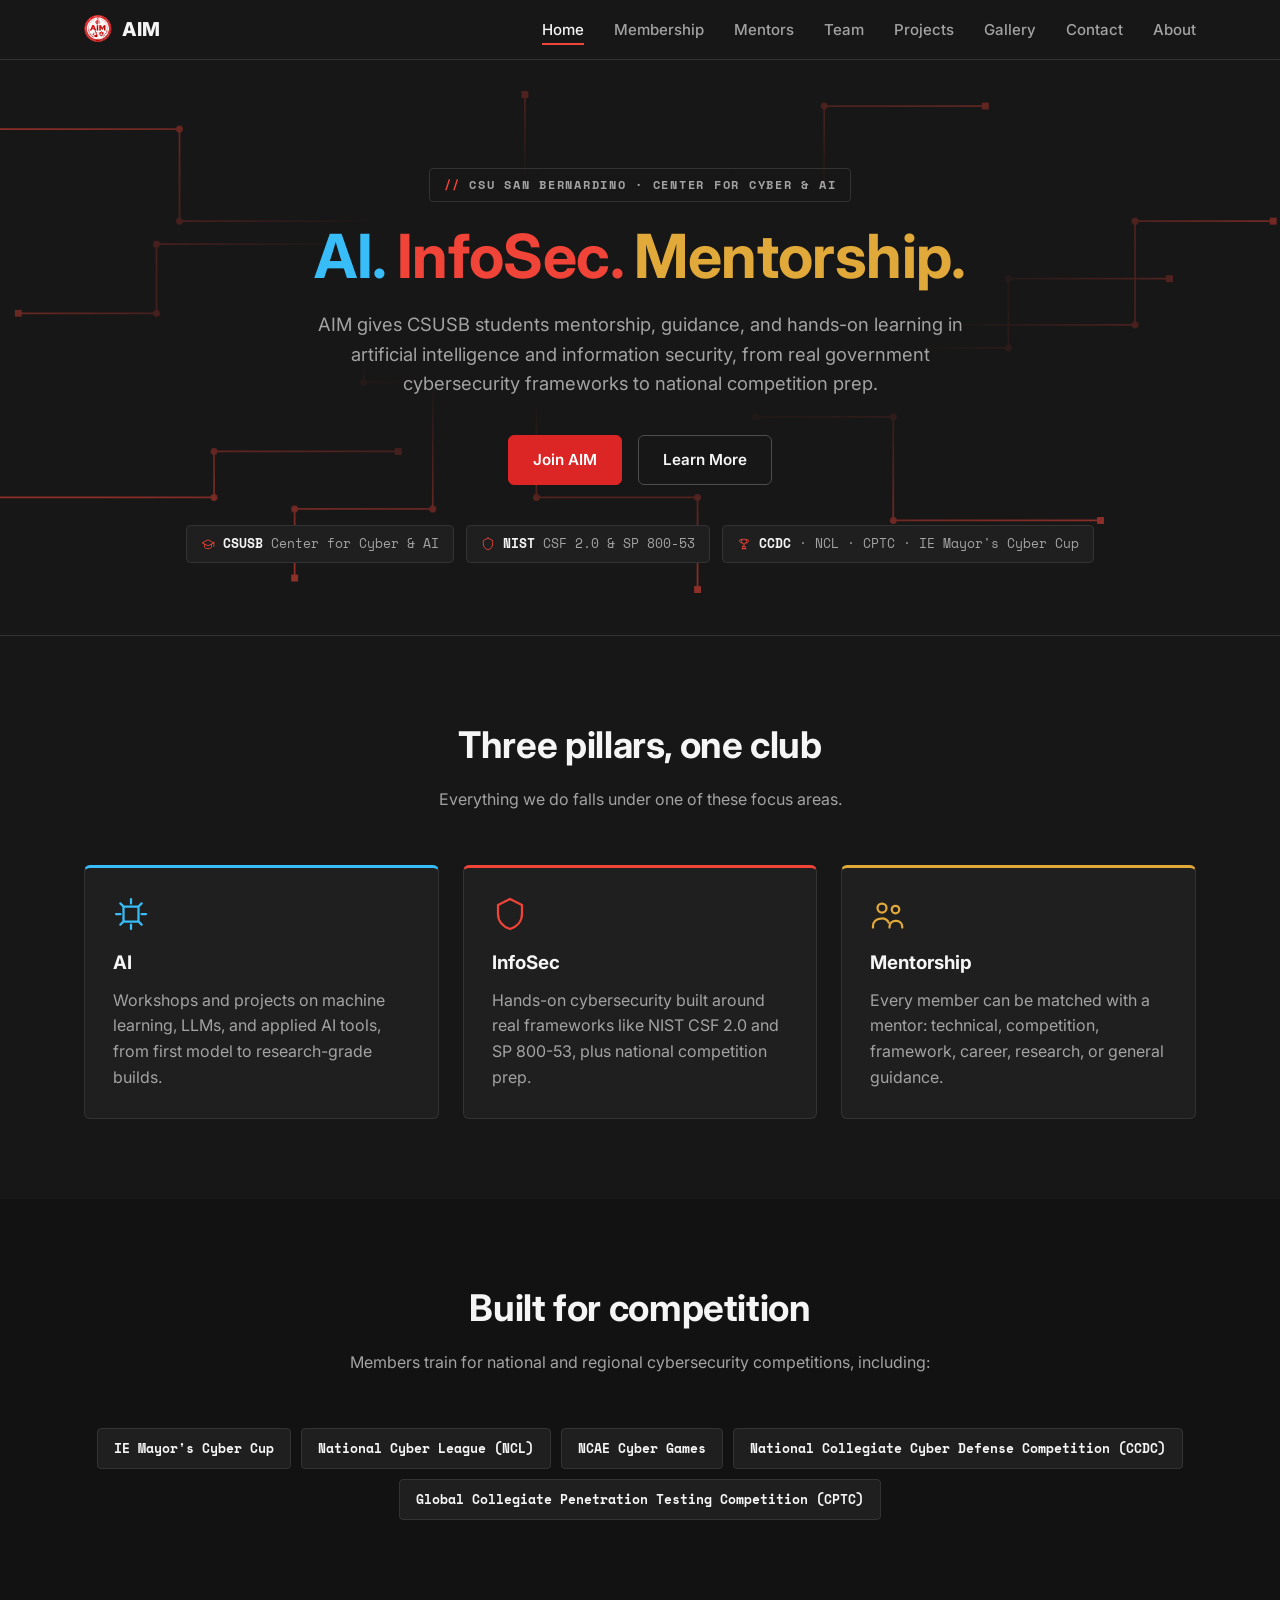
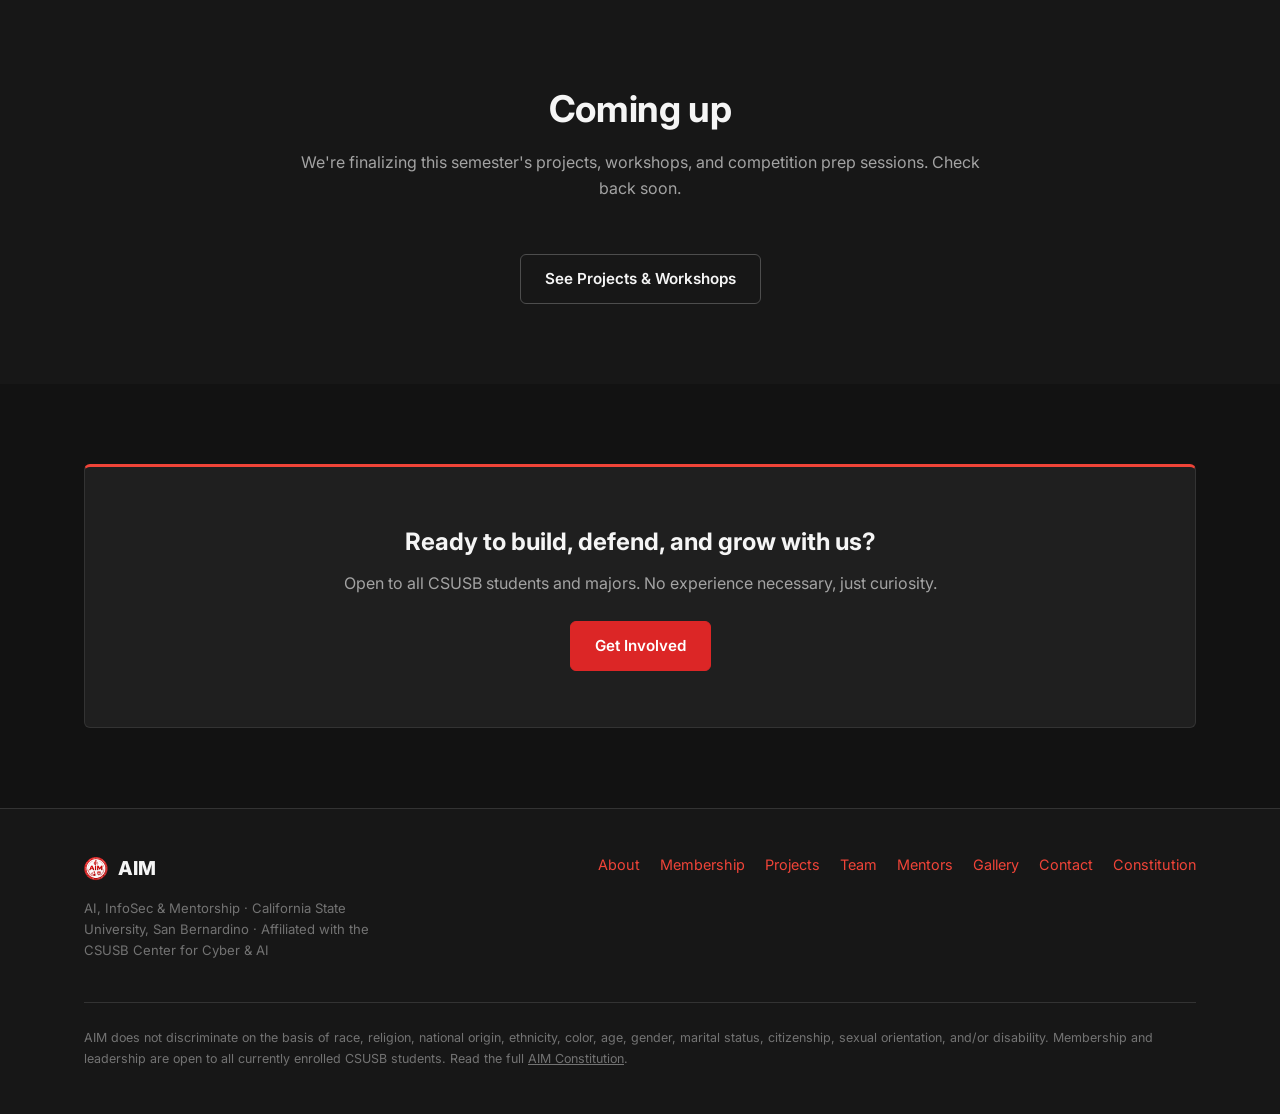
<file: index.html>
<!DOCTYPE html>
<html lang="en">
<head>
  <meta charset="UTF-8">
  <meta name="viewport" content="width=device-width, initial-scale=1.0">
  <title>AIM | AI, InfoSec &amp; Mentorship - CSUSB</title>
  <meta name="description" content="AIM is a CSUSB student organization uniting AI, information security, and mentorship: cybersecurity frameworks, competitions, and peer guidance.">
  <link rel="icon" href="assets/favicon.png" type="image/png">
  <link rel="preconnect" href="https://fonts.googleapis.com">
  <link rel="preconnect" href="https://fonts.gstatic.com" crossorigin>
  <link href="https://fonts.googleapis.com/css2?family=Inter:wght@400;500;600;700;800&family=Space+Mono:wght@400;700&display=swap" rel="stylesheet">
  <link rel="stylesheet" href="css/styles.css">
</head>
<body>
  <header class="site-header">
    <nav class="nav">
      <a href="index.html" class="brand">
        <span class="brand-mark"><img src="assets/images/logo-180.png" alt="" width="28" height="28"></span>
        AIM
      </a>
      <ul class="nav-links">
        <li><a href="index.html" class="active">Home</a></li>
        <li><a href="membership.html">Membership</a></li>
        <li><a href="mentors.html">Mentors</a></li>
        <li><a href="team.html">Team</a></li>
        <li><a href="events.html">Projects</a></li>
        <li><a href="gallery.html">Gallery</a></li>
        <li><a href="contact.html">Contact</a></li>
        <li><a href="about.html">About</a></li>
      </ul>
      <button class="nav-toggle" aria-label="Toggle navigation" aria-expanded="false">
        <span></span><span></span><span></span>
      </button>
    </nav>
  </header>

  <main>
    <section class="hero">
      <div class="circuit-bg" aria-hidden="true">
        <svg viewBox="0 0 1200 500" preserveAspectRatio="xMidYMid slice">
          <path d="M40 60 L200 60 L200 140 L420 140" />
          <path d="M60 220 L180 220 L180 160 L360 160 L360 280 L500 280" />
          <path d="M900 40 L760 40 L760 140 L600 140" />
          <path d="M1150 140 L1030 140 L1030 230 L830 230 L830 160 L730 160" />
          <path d="M30 380 L230 380 L230 340 L390 340" />
          <path d="M1000 400 L820 400 L820 310 L700 310" />
          <path d="M500 30 L500 100 L680 100 L680 160" />
          <path d="M650 460 L650 380 L510 380 L510 290" />
          <path d="M300 450 L300 390 L420 390 L420 250 L510 250" />
          <path d="M820 250 L920 250 L920 190 L1060 190" />
          <rect x="37" y="57" width="6" height="6" />
          <rect x="417" y="137" width="6" height="6" />
          <rect x="57" y="217" width="6" height="6" />
          <rect x="497" y="277" width="6" height="6" />
          <rect x="897" y="37" width="6" height="6" />
          <rect x="597" y="137" width="6" height="6" />
          <rect x="1147" y="137" width="6" height="6" />
          <rect x="727" y="157" width="6" height="6" />
          <rect x="27" y="377" width="6" height="6" />
          <rect x="387" y="337" width="6" height="6" />
          <rect x="997" y="397" width="6" height="6" />
          <rect x="697" y="307" width="6" height="6" />
          <rect x="497" y="27" width="6" height="6" />
          <rect x="677" y="157" width="6" height="6" />
          <rect x="647" y="457" width="6" height="6" />
          <rect x="507" y="287" width="6" height="6" />
          <rect x="297" y="447" width="6" height="6" />
          <rect x="507" y="247" width="6" height="6" />
          <rect x="817" y="247" width="6" height="6" />
          <rect x="1057" y="187" width="6" height="6" />
          <circle cx="200" cy="60" r="3" />
          <circle cx="200" cy="140" r="3" />
          <circle cx="180" cy="220" r="3" />
          <circle cx="180" cy="160" r="3" />
          <circle cx="360" cy="160" r="3" />
          <circle cx="360" cy="280" r="3" />
          <circle cx="760" cy="40" r="3" />
          <circle cx="760" cy="140" r="3" />
          <circle cx="1030" cy="140" r="3" />
          <circle cx="1030" cy="230" r="3" />
          <circle cx="830" cy="230" r="3" />
          <circle cx="830" cy="160" r="3" />
          <circle cx="230" cy="380" r="3" />
          <circle cx="230" cy="340" r="3" />
          <circle cx="820" cy="400" r="3" />
          <circle cx="820" cy="310" r="3" />
          <circle cx="500" cy="100" r="3" />
          <circle cx="680" cy="100" r="3" />
          <circle cx="650" cy="380" r="3" />
          <circle cx="510" cy="380" r="3" />
          <circle cx="300" cy="390" r="3" />
          <circle cx="420" cy="390" r="3" />
          <circle cx="420" cy="250" r="3" />
          <circle cx="920" cy="250" r="3" />
          <circle cx="920" cy="190" r="3" />
        </svg>
      </div>
      <div class="container">
        <p class="eyebrow">CSU San Bernardino &middot; Center for Cyber &amp; AI</p>
        <h1>
          <span class="accent-ai">AI.</span>
          <span class="accent-infosec">InfoSec.</span>
          <span class="accent-mentorship">Mentorship.</span>
        </h1>
        <p class="lead">
          AIM gives CSUSB students mentorship, guidance, and hands-on learning in artificial intelligence and
          information security, from real government cybersecurity frameworks to national competition prep.
        </p>
        <div class="hero-actions">
          <a href="membership.html" class="btn btn-primary">Join AIM</a>
          <a href="about.html" class="btn btn-outline">Learn More</a>
        </div>
        <div class="badge-strip">
          <span class="badge"><svg viewBox="0 0 24 24" fill="none" stroke="currentColor" stroke-width="1.5" stroke-linecap="round" stroke-linejoin="round" aria-hidden="true"><path d="M22 10L12 5 2 10l10 5 10-5Z"/><path d="M6 12.5V17c0 1.5 2.5 3 6 3s6-1.5 6-3v-4.5"/><path d="M22 10v6"/></svg> <strong>CSUSB</strong> Center for Cyber &amp; AI</span>
          <span class="badge"><svg viewBox="0 0 24 24" fill="none" stroke="currentColor" stroke-width="1.5" stroke-linecap="round" stroke-linejoin="round" aria-hidden="true"><path d="M12 2l8 4v6c0 5-3.5 8.5-8 10-4.5-1.5-8-5-8-10V6l8-4Z"/></svg> <strong>NIST</strong> CSF 2.0 &amp; SP 800-53</span>
          <span class="badge"><svg viewBox="0 0 24 24" fill="none" stroke="currentColor" stroke-width="1.5" stroke-linecap="round" stroke-linejoin="round" aria-hidden="true"><path d="M8 4h8v4a4 4 0 0 1-8 0V4Z"/><path d="M8 5H5a1 1 0 0 0-1 1c0 2.2 1.8 4 4 4"/><path d="M16 5h3a1 1 0 0 1 1 1c0 2.2-1.8 4-4 4"/><path d="M12 12v4"/><path d="M9 20h6"/><path d="M10 16h4l1 4H9l1-4Z"/></svg> <strong>CCDC</strong> &middot; NCL &middot; CPTC &middot; IE Mayor's Cyber Cup</span>
        </div>
      </div>
    </section>

    <section class="section">
      <div class="container">
        <div class="section-header reveal">
          <h2>Three pillars, one club</h2>
          <p>Everything we do falls under one of these focus areas.</p>
        </div>
        <div class="pillars reveal">
          <div class="pillar-card ai">
            <div class="pillar-icon"><svg viewBox="0 0 24 24" fill="none" stroke="currentColor" stroke-width="1.5" stroke-linecap="round" stroke-linejoin="round" aria-hidden="true"><rect x="7" y="7" width="10" height="10" rx="1"/><path d="M12 2v3M12 19v3M2 12h3M19 12h3M4.9 4.9l2.1 2.1M17 17l2.1 2.1M19.1 4.9 17 7M7 17l-2.1 2.1"/></svg></div>
            <h3>AI</h3>
            <p>Workshops and projects on machine learning, LLMs, and applied AI tools, from first model to research-grade builds.</p>
          </div>
          <div class="pillar-card infosec">
            <div class="pillar-icon"><svg viewBox="0 0 24 24" fill="none" stroke="currentColor" stroke-width="1.5" stroke-linecap="round" stroke-linejoin="round" aria-hidden="true"><path d="M12 2l8 4v6c0 5-3.5 8.5-8 10-4.5-1.5-8-5-8-10V6l8-4Z"/></svg></div>
            <h3>InfoSec</h3>
            <p>Hands-on cybersecurity built around real frameworks like NIST CSF 2.0 and SP 800-53, plus national competition prep.</p>
          </div>
          <div class="pillar-card mentorship">
            <div class="pillar-icon"><svg viewBox="0 0 24 24" fill="none" stroke="currentColor" stroke-width="1.5" stroke-linecap="round" stroke-linejoin="round" aria-hidden="true"><circle cx="8" cy="8" r="3"/><circle cx="17" cy="9" r="2.5"/><path d="M2 21v-1a5 5 0 0 1 5-5h1a5 5 0 0 1 4.5 2.8"/><path d="M13 21v-.5a4 4 0 0 1 4-4h.5a4 4 0 0 1 4 4V21"/></svg></div>
            <h3>Mentorship</h3>
            <p>Every member can be matched with a mentor: technical, competition, framework, career, research, or general guidance.</p>
          </div>
        </div>
      </div>
    </section>

    <section class="section section-alt">
      <div class="container">
        <div class="section-header reveal">
          <h2>Built for competition</h2>
          <p>Members train for national and regional cybersecurity competitions, including:</p>
        </div>
        <div class="chip-row reveal">
          <span class="chip">IE Mayor's Cyber Cup</span>
          <span class="chip">National Cyber League (NCL)</span>
          <span class="chip">NCAE Cyber Games</span>
          <span class="chip">National Collegiate Cyber Defense Competition (CCDC)</span>
          <span class="chip">Global Collegiate Penetration Testing Competition (CPTC)</span>
        </div>
      </div>
    </section>

    <section class="section">
      <div class="container">
        <div class="section-header reveal">
          <h2>Coming up</h2>
          <p>We're finalizing this semester's projects, workshops, and competition prep sessions. Check back soon.</p>
        </div>
        <div style="text-align:center;">
          <a href="events.html" class="btn btn-outline">See Projects &amp; Workshops</a>
        </div>
      </div>
    </section>

    <section class="section section-alt">
      <div class="container">
        <div class="cta-banner reveal">
          <h2>Ready to build, defend, and grow with us?</h2>
          <p>Open to all CSUSB students and majors. No experience necessary, just curiosity.</p>
          <a href="membership.html" class="btn btn-primary">Get Involved</a>
        </div>
      </div>
    </section>
  </main>

  <footer class="site-footer">
    <div class="container">
      <div class="footer-inner">
        <div>
          <div class="brand"><span class="brand-mark"><img src="assets/images/logo-180.png" alt="" width="24" height="24"></span> AIM</div>
          <p class="footer-note">AI, InfoSec &amp; Mentorship &middot; California State University, San Bernardino &middot; Affiliated with the CSUSB Center for Cyber &amp; AI</p>
        </div>
        <ul class="footer-links">
          <li><a href="about.html">About</a></li>
          <li><a href="membership.html">Membership</a></li>
          <li><a href="events.html">Projects</a></li>
          <li><a href="team.html">Team</a></li>
          <li><a href="mentors.html">Mentors</a></li>
          <li><a href="gallery.html">Gallery</a></li>
          <li><a href="contact.html">Contact</a></li>
          <li><a href="constitution.html">Constitution</a></li>
        </ul>
      </div>
      <p class="footer-legal">
        AIM does not discriminate on the basis of race, religion, national origin, ethnicity, color, age, gender,
        marital status, citizenship, sexual orientation, and/or disability. Membership and leadership are open to
        all currently enrolled CSUSB students. Read the full <a href="constitution.html">AIM Constitution</a>.
      </p>
    </div>
  </footer>

  <script src="js/main.js"></script>
</body>
</html>
</file>
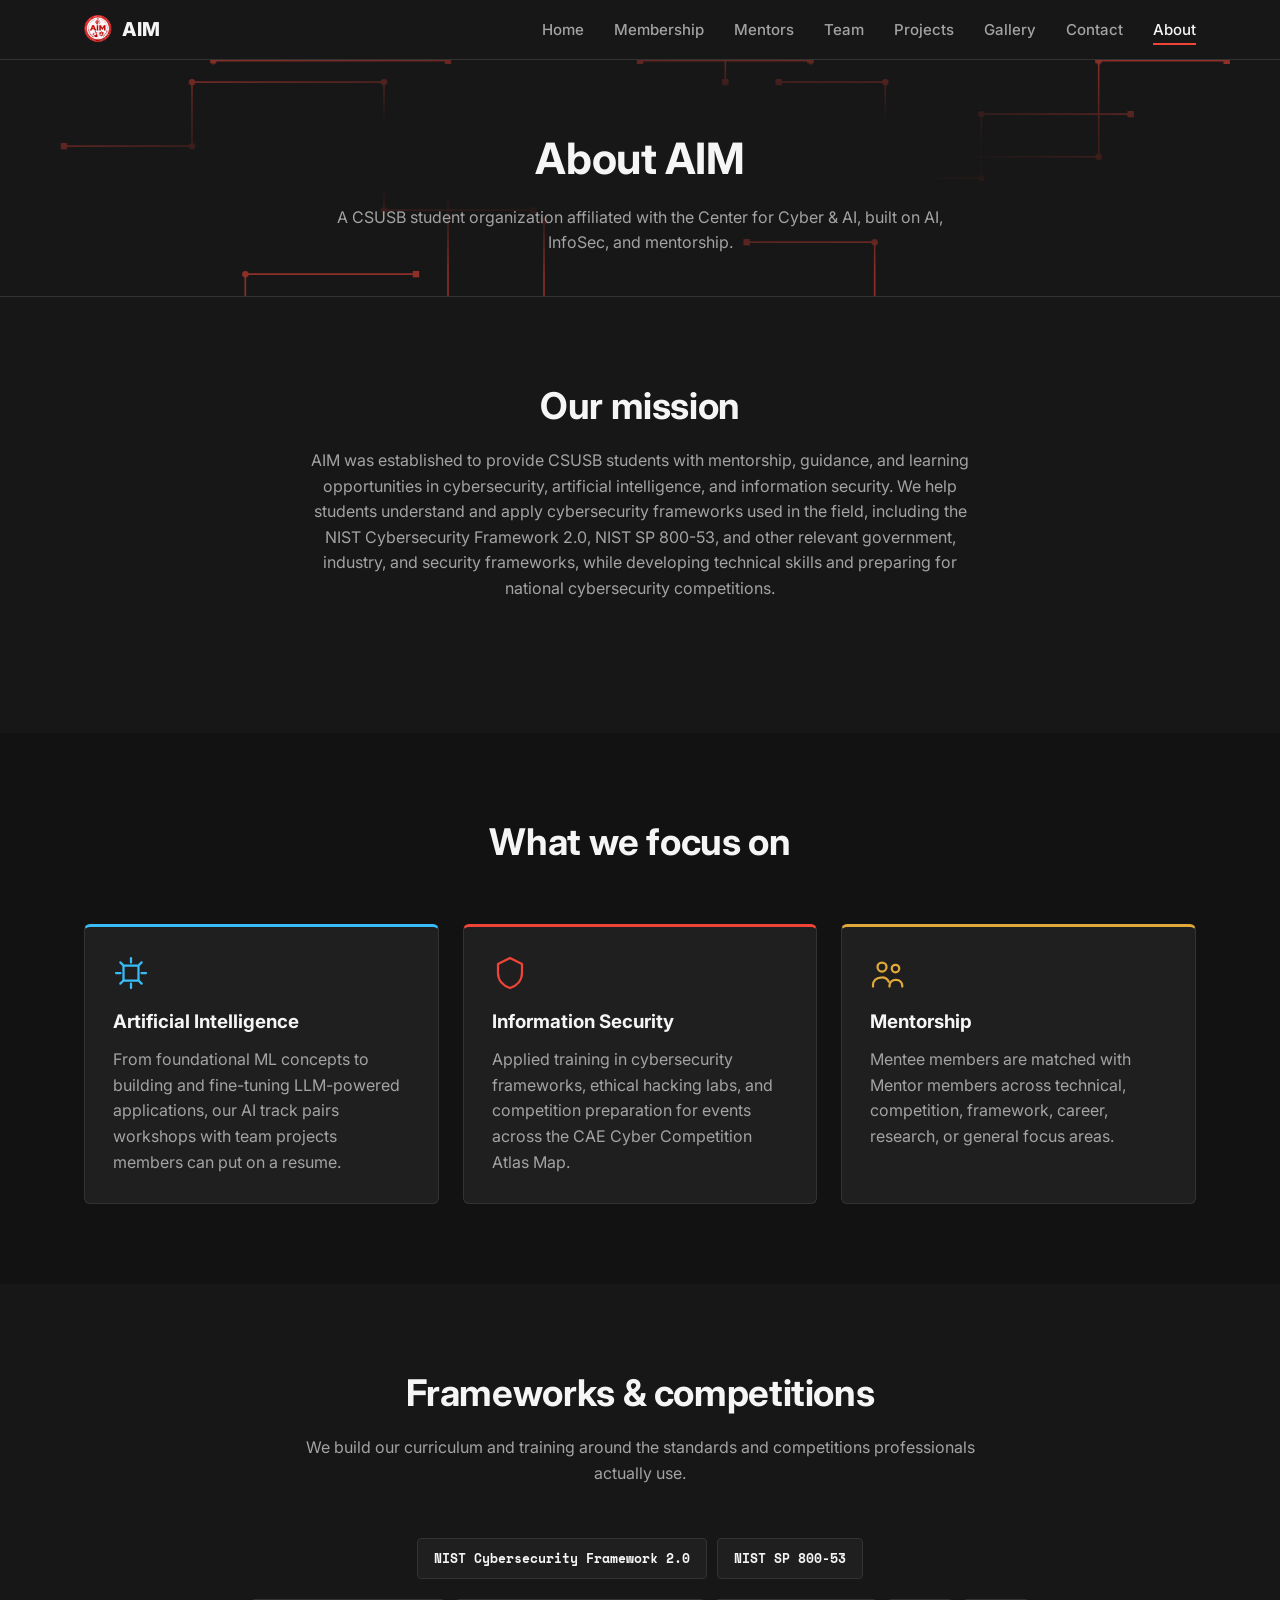
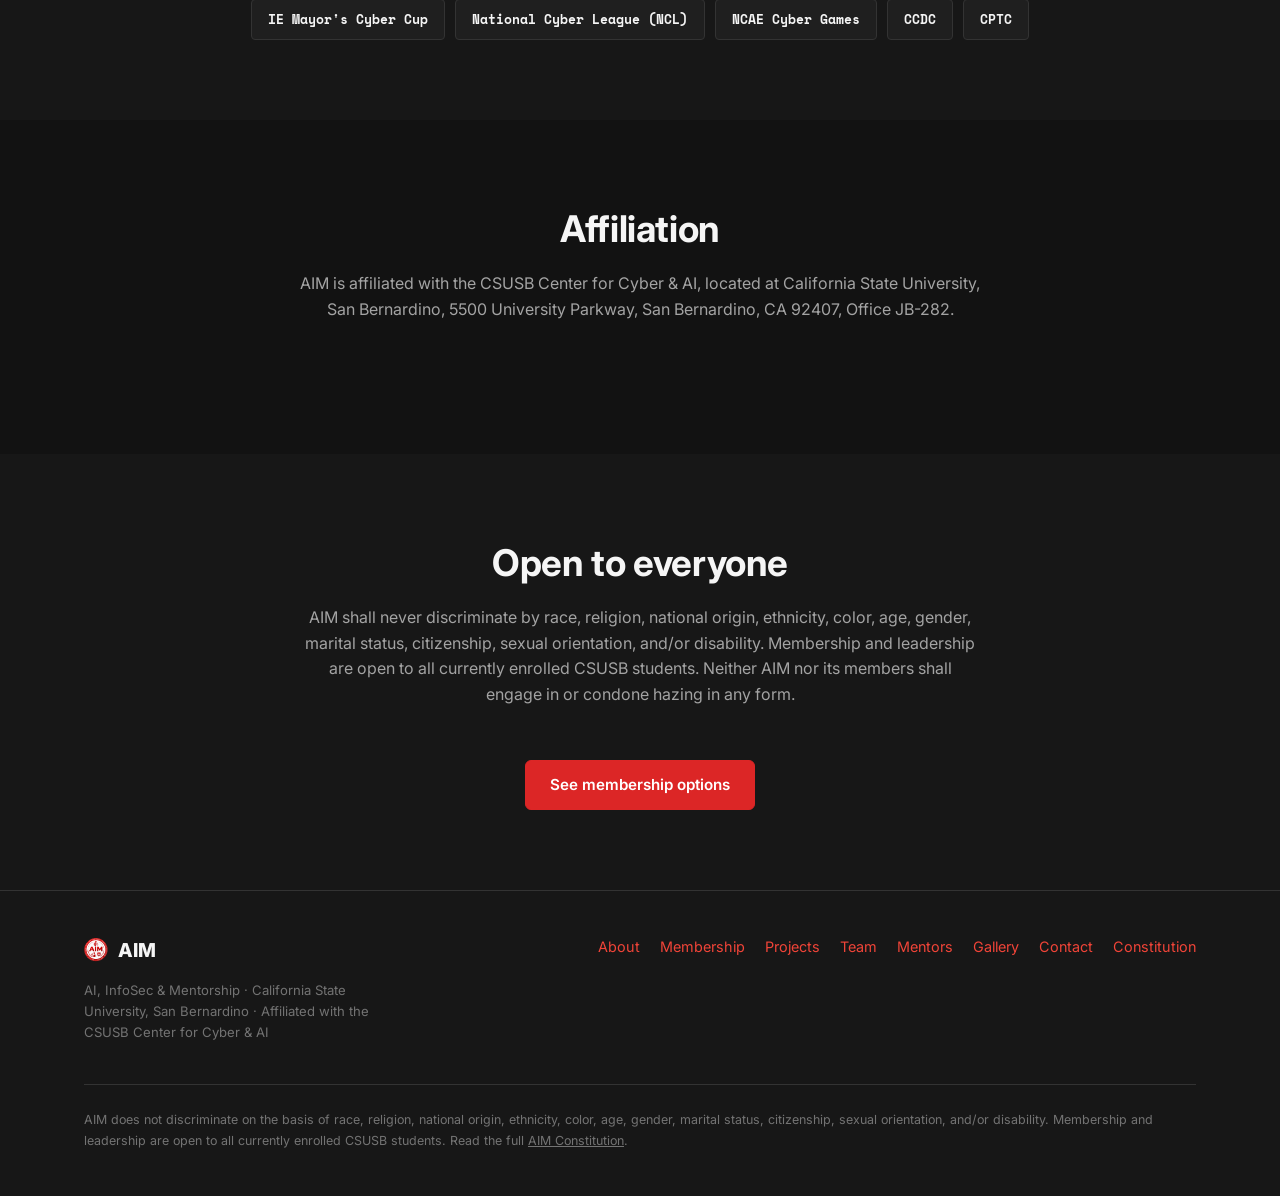
<file: about.html>
<!DOCTYPE html>
<html lang="en">
<head>
  <meta charset="UTF-8">
  <meta name="viewport" content="width=device-width, initial-scale=1.0">
  <title>About | AIM</title>
  <meta name="description" content="AIM's mission at CSUSB: AI, information security, government cybersecurity frameworks, and mentorship.">
  <link rel="icon" href="assets/favicon.png" type="image/png">
  <link rel="preconnect" href="https://fonts.googleapis.com">
  <link rel="preconnect" href="https://fonts.gstatic.com" crossorigin>
  <link href="https://fonts.googleapis.com/css2?family=Inter:wght@400;500;600;700;800&family=Space+Mono:wght@400;700&display=swap" rel="stylesheet">
  <link rel="stylesheet" href="css/styles.css">
</head>
<body>
  <header class="site-header">
    <nav class="nav">
      <a href="index.html" class="brand">
        <span class="brand-mark"><img src="assets/images/logo-180.png" alt="" width="28" height="28"></span>
        AIM
      </a>
      <ul class="nav-links">
        <li><a href="index.html">Home</a></li>
        <li><a href="membership.html">Membership</a></li>
        <li><a href="mentors.html">Mentors</a></li>
        <li><a href="team.html">Team</a></li>
        <li><a href="events.html">Projects</a></li>
        <li><a href="gallery.html">Gallery</a></li>
        <li><a href="contact.html">Contact</a></li>
        <li><a href="about.html" class="active">About</a></li>
      </ul>
      <button class="nav-toggle" aria-label="Toggle navigation" aria-expanded="false">
        <span></span><span></span><span></span>
      </button>
    </nav>
  </header>

  <main>
    <section class="page-header">
      <div class="circuit-bg" aria-hidden="true">
        <svg viewBox="0 0 1200 500" preserveAspectRatio="xMidYMid slice">
          <path d="M40 60 L200 60 L200 140 L420 140" />
          <path d="M60 220 L180 220 L180 160 L360 160 L360 280 L500 280" />
          <path d="M900 40 L760 40 L760 140 L600 140" />
          <path d="M1150 140 L1030 140 L1030 230 L830 230 L830 160 L730 160" />
          <path d="M30 380 L230 380 L230 340 L390 340" />
          <path d="M1000 400 L820 400 L820 310 L700 310" />
          <path d="M500 30 L500 100 L680 100 L680 160" />
          <path d="M650 460 L650 380 L510 380 L510 290" />
          <path d="M300 450 L300 390 L420 390 L420 250 L510 250" />
          <path d="M820 250 L920 250 L920 190 L1060 190" />
          <rect x="37" y="57" width="6" height="6" />
          <rect x="417" y="137" width="6" height="6" />
          <rect x="57" y="217" width="6" height="6" />
          <rect x="497" y="277" width="6" height="6" />
          <rect x="897" y="37" width="6" height="6" />
          <rect x="597" y="137" width="6" height="6" />
          <rect x="1147" y="137" width="6" height="6" />
          <rect x="727" y="157" width="6" height="6" />
          <rect x="27" y="377" width="6" height="6" />
          <rect x="387" y="337" width="6" height="6" />
          <rect x="997" y="397" width="6" height="6" />
          <rect x="697" y="307" width="6" height="6" />
          <rect x="497" y="27" width="6" height="6" />
          <rect x="677" y="157" width="6" height="6" />
          <rect x="647" y="457" width="6" height="6" />
          <rect x="507" y="287" width="6" height="6" />
          <rect x="297" y="447" width="6" height="6" />
          <rect x="507" y="247" width="6" height="6" />
          <rect x="817" y="247" width="6" height="6" />
          <rect x="1057" y="187" width="6" height="6" />
          <circle cx="200" cy="60" r="3" />
          <circle cx="200" cy="140" r="3" />
          <circle cx="180" cy="220" r="3" />
          <circle cx="180" cy="160" r="3" />
          <circle cx="360" cy="160" r="3" />
          <circle cx="360" cy="280" r="3" />
          <circle cx="760" cy="40" r="3" />
          <circle cx="760" cy="140" r="3" />
          <circle cx="1030" cy="140" r="3" />
          <circle cx="1030" cy="230" r="3" />
          <circle cx="830" cy="230" r="3" />
          <circle cx="830" cy="160" r="3" />
          <circle cx="230" cy="380" r="3" />
          <circle cx="230" cy="340" r="3" />
          <circle cx="820" cy="400" r="3" />
          <circle cx="820" cy="310" r="3" />
          <circle cx="500" cy="100" r="3" />
          <circle cx="680" cy="100" r="3" />
          <circle cx="650" cy="380" r="3" />
          <circle cx="510" cy="380" r="3" />
          <circle cx="300" cy="390" r="3" />
          <circle cx="420" cy="390" r="3" />
          <circle cx="420" cy="250" r="3" />
          <circle cx="920" cy="250" r="3" />
          <circle cx="920" cy="190" r="3" />
        </svg>
      </div>
      <div class="container">
        <h1>About AIM</h1>
        <p>A CSUSB student organization affiliated with the Center for Cyber &amp; AI, built on AI, InfoSec, and mentorship.</p>
      </div>
    </section>

    <section class="section">
      <div class="container">
        <div class="section-header reveal">
          <h2>Our mission</h2>
          <p>
            AIM was established to provide CSUSB students with mentorship, guidance, and learning opportunities in
            cybersecurity, artificial intelligence, and information security. We help students understand and apply
            cybersecurity frameworks used in the field, including the NIST Cybersecurity Framework 2.0, NIST SP
            800-53, and other relevant government, industry, and security frameworks, while developing technical
            skills and preparing for national cybersecurity competitions.
          </p>
        </div>
      </div>
    </section>

    <section class="section section-alt">
      <div class="container">
        <div class="section-header reveal">
          <h2>What we focus on</h2>
        </div>
        <div class="pillars reveal">
          <div class="pillar-card ai">
            <div class="pillar-icon"><svg viewBox="0 0 24 24" fill="none" stroke="currentColor" stroke-width="1.5" stroke-linecap="round" stroke-linejoin="round" aria-hidden="true"><rect x="7" y="7" width="10" height="10" rx="1"/><path d="M12 2v3M12 19v3M2 12h3M19 12h3M4.9 4.9l2.1 2.1M17 17l2.1 2.1M19.1 4.9 17 7M7 17l-2.1 2.1"/></svg></div>
            <h3>Artificial Intelligence</h3>
            <p>From foundational ML concepts to building and fine-tuning LLM-powered applications, our AI track pairs workshops with team projects members can put on a resume.</p>
          </div>
          <div class="pillar-card infosec">
            <div class="pillar-icon"><svg viewBox="0 0 24 24" fill="none" stroke="currentColor" stroke-width="1.5" stroke-linecap="round" stroke-linejoin="round" aria-hidden="true"><path d="M12 2l8 4v6c0 5-3.5 8.5-8 10-4.5-1.5-8-5-8-10V6l8-4Z"/></svg></div>
            <h3>Information Security</h3>
            <p>Applied training in cybersecurity frameworks, ethical hacking labs, and competition preparation for events across the CAE Cyber Competition Atlas Map.</p>
          </div>
          <div class="pillar-card mentorship">
            <div class="pillar-icon"><svg viewBox="0 0 24 24" fill="none" stroke="currentColor" stroke-width="1.5" stroke-linecap="round" stroke-linejoin="round" aria-hidden="true"><circle cx="8" cy="8" r="3"/><circle cx="17" cy="9" r="2.5"/><path d="M2 21v-1a5 5 0 0 1 5-5h1a5 5 0 0 1 4.5 2.8"/><path d="M13 21v-.5a4 4 0 0 1 4-4h.5a4 4 0 0 1 4 4V21"/></svg></div>
            <h3>Mentorship</h3>
            <p>Mentee members are matched with Mentor members across technical, competition, framework, career, research, or general focus areas.</p>
          </div>
        </div>
      </div>
    </section>

    <section class="section">
      <div class="container">
        <div class="section-header reveal">
          <h2>Frameworks &amp; competitions</h2>
          <p>We build our curriculum and training around the standards and competitions professionals actually use.</p>
        </div>
        <div class="chip-row reveal" style="margin-bottom: 20px;">
          <span class="chip">NIST Cybersecurity Framework 2.0</span>
          <span class="chip">NIST SP 800-53</span>
        </div>
        <div class="chip-row reveal">
          <span class="chip">IE Mayor's Cyber Cup</span>
          <span class="chip">National Cyber League (NCL)</span>
          <span class="chip">NCAE Cyber Games</span>
          <span class="chip">CCDC</span>
          <span class="chip">CPTC</span>
        </div>
      </div>
    </section>

    <section class="section section-alt">
      <div class="container">
        <div class="section-header reveal">
          <h2>Affiliation</h2>
          <p>
            AIM is affiliated with the CSUSB Center for Cyber &amp; AI, located at California State University,
            San Bernardino, 5500 University Parkway, San Bernardino, CA 92407, Office JB-282.
          </p>
        </div>
      </div>
    </section>

    <section class="section">
      <div class="container">
        <div class="section-header reveal">
          <h2>Open to everyone</h2>
          <p>
            AIM shall never discriminate by race, religion, national origin, ethnicity, color, age, gender, marital
            status, citizenship, sexual orientation, and/or disability. Membership and leadership are open to all
            currently enrolled CSUSB students. Neither AIM nor its members shall engage in or condone hazing in any
            form.
          </p>
        </div>
        <div style="text-align:center;">
          <a href="membership.html" class="btn btn-primary">See membership options</a>
        </div>
      </div>
    </section>
  </main>

  <footer class="site-footer">
    <div class="container">
      <div class="footer-inner">
        <div>
          <div class="brand"><span class="brand-mark"><img src="assets/images/logo-180.png" alt="" width="24" height="24"></span> AIM</div>
          <p class="footer-note">AI, InfoSec &amp; Mentorship &middot; California State University, San Bernardino &middot; Affiliated with the CSUSB Center for Cyber &amp; AI</p>
        </div>
        <ul class="footer-links">
          <li><a href="about.html">About</a></li>
          <li><a href="membership.html">Membership</a></li>
          <li><a href="events.html">Projects</a></li>
          <li><a href="team.html">Team</a></li>
          <li><a href="mentors.html">Mentors</a></li>
          <li><a href="gallery.html">Gallery</a></li>
          <li><a href="contact.html">Contact</a></li>
          <li><a href="constitution.html">Constitution</a></li>
        </ul>
      </div>
      <p class="footer-legal">
        AIM does not discriminate on the basis of race, religion, national origin, ethnicity, color, age, gender,
        marital status, citizenship, sexual orientation, and/or disability. Membership and leadership are open to
        all currently enrolled CSUSB students. Read the full <a href="constitution.html">AIM Constitution</a>.
      </p>
    </div>
  </footer>

  <script src="js/main.js"></script>
</body>
</html>
</file>
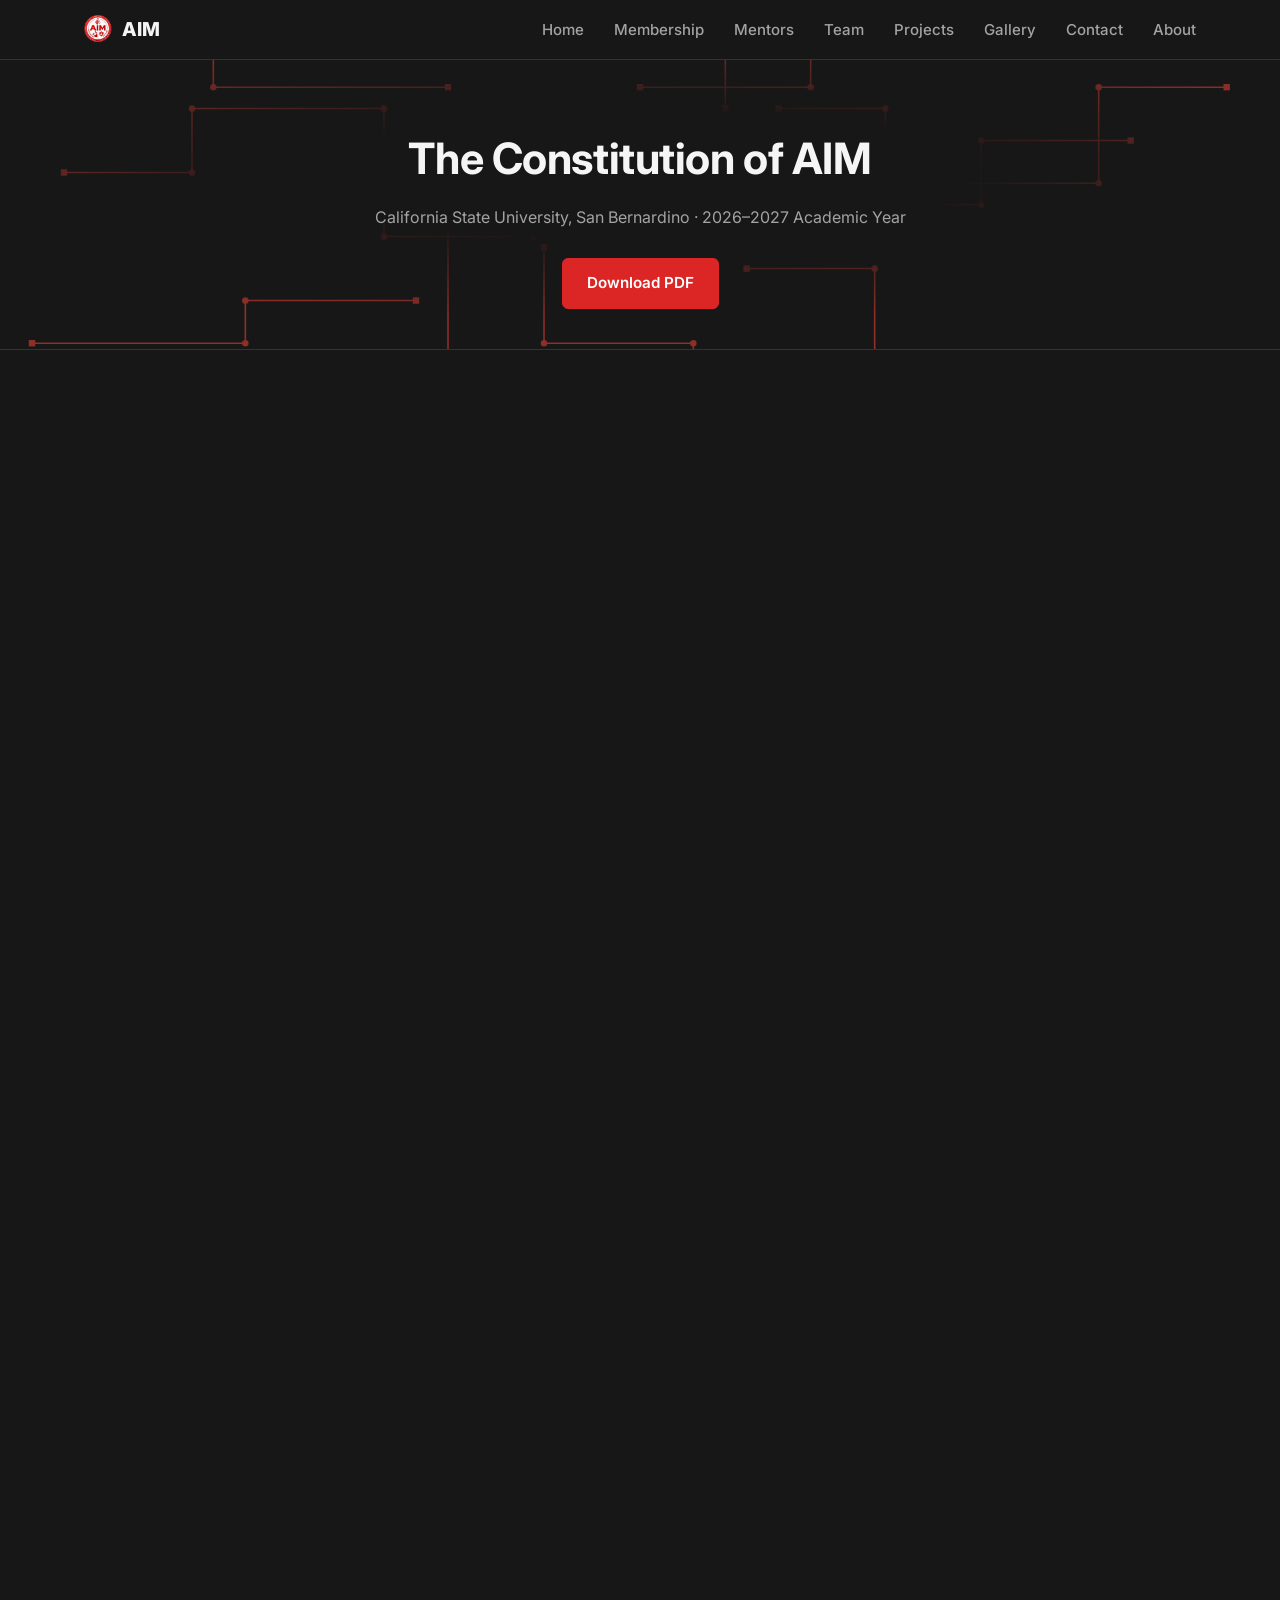
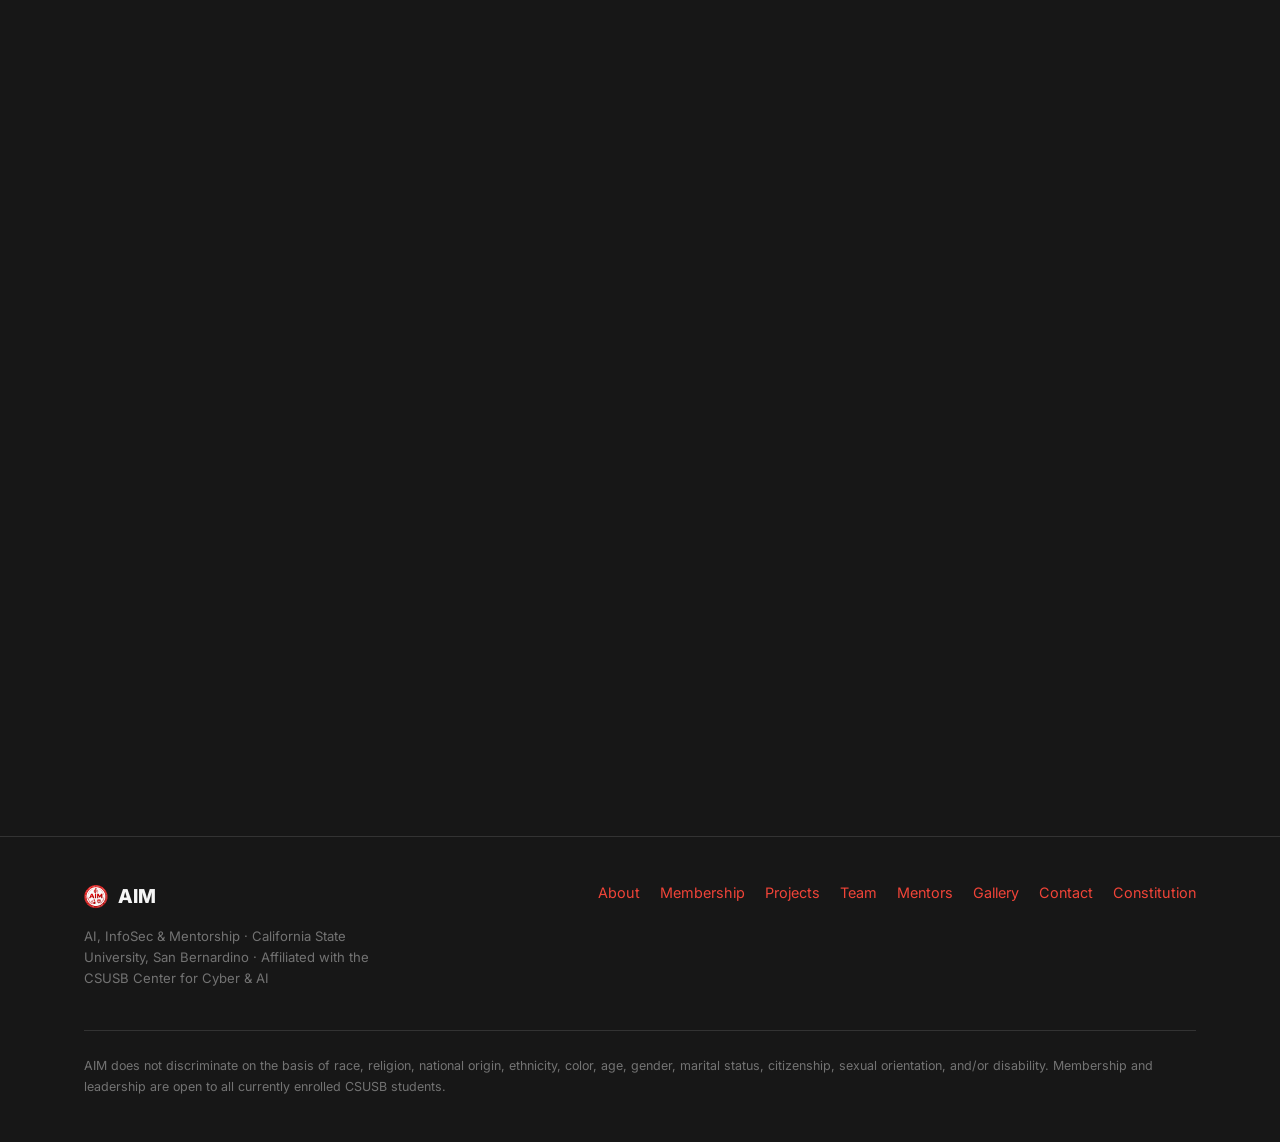
<file: constitution.html>
<!DOCTYPE html>
<html lang="en">
<head>
  <meta charset="UTF-8">
  <meta name="viewport" content="width=device-width, initial-scale=1.0">
  <title>Constitution | AIM</title>
  <meta name="description" content="The official Constitution of AIM (AI, InfoSec, Mentorship) at California State University, San Bernardino.">
  <link rel="icon" href="assets/favicon.png" type="image/png">
  <link rel="preconnect" href="https://fonts.googleapis.com">
  <link rel="preconnect" href="https://fonts.gstatic.com" crossorigin>
  <link href="https://fonts.googleapis.com/css2?family=Inter:wght@400;500;600;700;800&family=Space+Mono:wght@400;700&display=swap" rel="stylesheet">
  <link rel="stylesheet" href="css/styles.css">
</head>
<body>
  <header class="site-header">
    <nav class="nav">
      <a href="index.html" class="brand">
        <span class="brand-mark"><img src="assets/images/logo-180.png" alt="" width="28" height="28"></span>
        AIM
      </a>
      <ul class="nav-links">
        <li><a href="index.html">Home</a></li>
        <li><a href="membership.html">Membership</a></li>
        <li><a href="mentors.html">Mentors</a></li>
        <li><a href="team.html">Team</a></li>
        <li><a href="events.html">Projects</a></li>
        <li><a href="gallery.html">Gallery</a></li>
        <li><a href="contact.html">Contact</a></li>
        <li><a href="about.html">About</a></li>
      </ul>
      <button class="nav-toggle" aria-label="Toggle navigation" aria-expanded="false">
        <span></span><span></span><span></span>
      </button>
    </nav>
  </header>

  <main>
    <section class="page-header">
      <div class="circuit-bg" aria-hidden="true">
        <svg viewBox="0 0 1200 500" preserveAspectRatio="xMidYMid slice">
          <path d="M40 60 L200 60 L200 140 L420 140" />
          <path d="M60 220 L180 220 L180 160 L360 160 L360 280 L500 280" />
          <path d="M900 40 L760 40 L760 140 L600 140" />
          <path d="M1150 140 L1030 140 L1030 230 L830 230 L830 160 L730 160" />
          <path d="M30 380 L230 380 L230 340 L390 340" />
          <path d="M1000 400 L820 400 L820 310 L700 310" />
          <path d="M500 30 L500 100 L680 100 L680 160" />
          <path d="M650 460 L650 380 L510 380 L510 290" />
          <path d="M300 450 L300 390 L420 390 L420 250 L510 250" />
          <path d="M820 250 L920 250 L920 190 L1060 190" />
          <rect x="37" y="57" width="6" height="6" />
          <rect x="417" y="137" width="6" height="6" />
          <rect x="57" y="217" width="6" height="6" />
          <rect x="497" y="277" width="6" height="6" />
          <rect x="897" y="37" width="6" height="6" />
          <rect x="597" y="137" width="6" height="6" />
          <rect x="1147" y="137" width="6" height="6" />
          <rect x="727" y="157" width="6" height="6" />
          <rect x="27" y="377" width="6" height="6" />
          <rect x="387" y="337" width="6" height="6" />
          <rect x="997" y="397" width="6" height="6" />
          <rect x="697" y="307" width="6" height="6" />
          <rect x="497" y="27" width="6" height="6" />
          <rect x="677" y="157" width="6" height="6" />
          <rect x="647" y="457" width="6" height="6" />
          <rect x="507" y="287" width="6" height="6" />
          <rect x="297" y="447" width="6" height="6" />
          <rect x="507" y="247" width="6" height="6" />
          <rect x="817" y="247" width="6" height="6" />
          <rect x="1057" y="187" width="6" height="6" />
          <circle cx="200" cy="60" r="3" />
          <circle cx="200" cy="140" r="3" />
          <circle cx="180" cy="220" r="3" />
          <circle cx="180" cy="160" r="3" />
          <circle cx="360" cy="160" r="3" />
          <circle cx="360" cy="280" r="3" />
          <circle cx="760" cy="40" r="3" />
          <circle cx="760" cy="140" r="3" />
          <circle cx="1030" cy="140" r="3" />
          <circle cx="1030" cy="230" r="3" />
          <circle cx="830" cy="230" r="3" />
          <circle cx="830" cy="160" r="3" />
          <circle cx="230" cy="380" r="3" />
          <circle cx="230" cy="340" r="3" />
          <circle cx="820" cy="400" r="3" />
          <circle cx="820" cy="310" r="3" />
          <circle cx="500" cy="100" r="3" />
          <circle cx="680" cy="100" r="3" />
          <circle cx="650" cy="380" r="3" />
          <circle cx="510" cy="380" r="3" />
          <circle cx="300" cy="390" r="3" />
          <circle cx="420" cy="390" r="3" />
          <circle cx="420" cy="250" r="3" />
          <circle cx="920" cy="250" r="3" />
          <circle cx="920" cy="190" r="3" />
        </svg>
      </div>
      <div class="container">
        <h1>The Constitution of AIM</h1>
        <p>California State University, San Bernardino &middot; 2026&ndash;2027 Academic Year</p>
        <div class="hero-actions" style="margin-top: 28px;">
          <a href="assets/docs/aim-constitution.pdf" class="btn btn-primary" target="_blank" rel="noopener">Download PDF</a>
        </div>
      </div>
    </section>

    <section class="section">
      <div class="container">
        <div class="prose-card reveal">
          <div class="prose">

            <h2>Article I: Preamble</h2>
            <h3>Section 1: Purpose</h3>
            <p>
              AIM was established to provide students with mentorship, guidance, and learning opportunities in
              cybersecurity, artificial intelligence, and information security. The organization seeks to help
              students understand and apply cybersecurity frameworks commonly used in the field, including the
              NIST Cybersecurity Framework 2.0, NIST SP 800-53, and other relevant government, industry, and
              security frameworks. AIM strives to develop technical skills and prepare for cybersecurity
              competitions such as the Inland Empire (IE) Mayor's Cyber Cup, National Cyber League (NCL), National
              Centers of Academic Excellence in Cybersecurity (NCAE) Cyber Games, National Collegiate Cyber Defense
              Competition (CCDC), Global Collegiate Penetration Testing Competition (CPTC), or any other
              competition available at the CAE Cyber Competition Atlas Map.
            </p>

            <h3>Section 2: Non-discrimination, Open Membership, and Hazing</h3>
            <p>
              AIM shall never discriminate by race, religion, national origin, ethnicity, color, age, gender,
              marital status, citizenship, sexual orientation, and/or disability. AIM membership and leadership
              must be open to all currently enrolled students at CSUSB, except that a social fraternity or
              sorority may impose a gender limitation as permitted by Title 5, California Code of Regulations,
              Section 41500. Neither AIM nor its members shall conspire to engage in hazing, participate in
              hazing, or commit any act that injures, degrades, or disgraces or tends to injure, degrade, or
              disgrace any fellow student or person attending the institution.
            </p>

            <h2>Article II: Name</h2>
            <p>
              The official name of the organization shall be AIM: AI, InfoSec, and Mentorship, and shall be known
              as AIM throughout this document.
            </p>

            <h2>Article III: Membership</h2>
            <h3>Section 1: Categories of Membership</h3>
            <p>
              Membership in AIM shall be open to all currently enrolled students at CSUSB who are interested in
              cybersecurity, artificial intelligence, information security, mentorship, government cybersecurity
              frameworks, and cybersecurity competitions. Associate membership may be open to CSUSB faculty, staff,
              alumni, and community members who support the purpose of AIM. Associate members may participate in
              meetings and activities but may not vote or hold elected office.
            </p>
            <ul>
              <li><strong>Mentee Member</strong>: An active member seeking guidance, training, and support in cybersecurity, AI, information security, government frameworks, career development, or competition preparation. Expected to participate in meetings, training, and approved competitions when available.</li>
              <li><strong>Mentor Member</strong>: An active member with experience or skills who supports Mentee Members as a general or niche mentor, assisting with workshops, tutoring, competition prep, and professional development. May help track mentee progress through basic mentorship metrics.</li>
              <li><strong>Associate Member</strong>: CSUSB faculty, staff, alumni, or community members who support AIM's mission. May participate but not vote or hold office. Combined non-student membership shall not exceed 20% of total membership.</li>
            </ul>

            <h3>Section 2: Member Expectations</h3>
            <p>
              Members are expected to participate respectfully in meetings, workshops, trainings, competitions, and
              activities; support AIM's mission; follow the Constitution, organization rules, and CSUSB policies;
              and help maintain a positive, professional, inclusive environment.
            </p>
            <p>
              <strong>Mentee Members</strong> are expected to attend meetings, trainings, and mentorship activities
              when available; actively seek guidance; communicate goals, progress, and challenges; and participate
              in competitions such as IE Mayor's Cyber Cup, NCAE Cyber Games, CCDC, National Cyber League, CPTC, or
              other approved competitions when possible.
            </p>
            <p>
              <strong>Mentor Members</strong> are expected to provide guidance and encouragement; assist with
              workshops, tutoring, competition prep, and skill development; choose one or more competitions from
              the CAE Cyber Competition Atlas Map to support; help track mentee progress; and communicate
              professionally with mentees, officers, advisors, and members.
            </p>

            <h3>Section 3: Selection of Mentors</h3>
            <p>
              Mentor Members shall be selected based on their ability to support AIM's mission and guide Mentee
              Members. A member interested in becoming a Mentor must submit a mentor interest form and meet with
              the Cabinet, advisor, or an approved mentor selection committee before approval. Mentors are not
              required to be experts in every area. They may be approved based on specific strengths such as
              technical skills, competition experience, framework knowledge, career guidance, leadership, or prior
              cybersecurity organization involvement.
            </p>
            <p>To be considered, a member should:</p>
            <ul>
              <li>Be in good academic standing with CSUSB and meet any GPA requirement set by AIM</li>
              <li>Show proof of cybersecurity knowledge, technical ability, career experience, competition experience, or understanding of the CSUSB cyber program</li>
              <li>Complete an in-person or virtual meeting with the Cabinet, advisor, or mentor selection committee</li>
              <li>Identify their mentor category (general, technical, career, competition, framework, or other approved category)</li>
              <li>If a transfer student, may provide proof of relevant prior involvement, coursework, projects, certifications, or work experience</li>
            </ul>
            <p>
              Final approval is based on AIM's needs, the member's qualifications, ability to support mentees, and
              the recommendation of the Cabinet and advisor.
            </p>

            <h3>Section 4: Categories of Mentors</h3>
            <p>A Mentor Member may serve in more than one category if qualified. Categories include, but are not limited to:</p>
            <ul>
              <li><strong>Technical Mentor</strong>: hands-on cybersecurity, AI, InfoSec labs, tools, and technical skill development</li>
              <li><strong>Competition Mentor</strong>: preparation for IE Mayor's Cyber Cup, NCAE Cyber Games, CCDC, National Cyber League, CPTC, or CAE Atlas competitions</li>
              <li><strong>Framework Mentor</strong>: NIST Cybersecurity Framework 2.0, NIST SP 800-53, and other government, industry, or security frameworks</li>
              <li><strong>Career Mentor</strong>: resumes, interviews, internships, career planning, networking, and cybersecurity career pathways</li>
              <li><strong>Research Mentor</strong>: cybersecurity or AI research, project planning, technical writing, and presentations</li>
              <li><strong>General Mentor</strong>: broad guidance, organization involvement, beginner questions, and study planning</li>
            </ul>

            <h3>Section 5: Transfer of Mentees</h3>
            <p>
              A mentee may request to switch mentors by submitting a request to the Cabinet if a match does not
              meet their needs, due to scheduling, changed goals, competition focus, communication issues,
              mentor availability, or another appropriate reason. Requests are reviewed respectfully and privately;
              if approved, the mentee is reassigned to a better-matched available mentor. Mentor changes shall
              never be used to punish, embarrass, or retaliate against any member.
            </p>

            <h3>Section 6: Mentor or Mentee Withdrawal</h3>
            <p>
              If a Mentor drops, resigns, or becomes inactive, they shall notify the Cabinet as soon as possible so
              mentees can be reassigned to another matched mentor, or temporarily to a general mentor, officer, or
              group format. If a Mentee withdraws from mentorship, they should notify their mentor or the Cabinet
              so records can be updated. A mentor or mentee may be considered inactive if they repeatedly miss
              scheduled meetings or fail to communicate without notice; the Cabinet shall make a reasonable attempt
              to contact an inactive member before reassignment. All withdrawal and reassignment decisions shall be
              handled respectfully, privately, and in support of AIM's mission.
            </p>

            <h3>Section 9: Requirements</h3>
            <p>
              To become and remain a member, a person must express interest in joining, participate in meetings or
              activities, and follow the Constitution, bylaws, rules, and expectations of AIM, participating
              respectfully, supporting AIM's mission, communicating with officers or mentors when needed, and
              maintaining good standing with CSUSB. Members assigned to a mentor are expected to participate in
              weekly mentor meetings when available and make a reasonable effort to complete agreed-upon
              mentorship activities. Members are also expected to participate in cybersecurity, AI, or InfoSec
              competitions when available and appropriate to their skill level, with expectations varying by role,
              availability, experience, and competition requirements.
            </p>

            <h2>Article IV: Cabinet</h2>
            <p>The Cabinet consists of the President, Vice President, Treasurer, and Secretary.</p>
            <h3>President</h3>
            <p>
              Presides over meetings and functions; serves as AIM's main point of contact with the advisor,
              faculty, campus departments, and outside partners; sets vision and tone; signs paperwork when
              necessary; and helps oversee projects, competitions, mentorship, tutoring, workshops, and membership
              development. May delegate tasks outside established Cabinet duties when needed.
            </p>
            <h3>Vice President</h3>
            <p>
              Presides in the President's absence, following AIM's established goals and direction. Assists the
              President with delegated projects, competitions, mentorship, tutoring, workshops, and membership
              development, and helps coordinate activities and officer/member communication. If both President and
              Vice President are unavailable, authority passes to the Treasurer, then the Secretary.
            </p>
            <h3>Treasurer</h3>
            <p>
              Leads financial planning by researching and proposing funding ideas, fundraising, sponsorships,
              grants, and budget requests supporting AIM events, competitions, workshops, travel, certifications,
              training, and member development. All funding ideas must be reviewed by the Treasurer and approved
              through the Cabinet process and organization advisor before funds are collected, requested, spent, or
              reimbursed.
            </p>
            <h3>Secretary</h3>
            <p>
              Takes meeting notes and minutes at all organization and Cabinet meetings (use of AI software to
              assist with notes, summaries, and task tracking is mandatory when appropriate and approved).
              Maintains the membership list and organization records; manages Canvas, event calendars, and social
              media platforms; and assists other officers with professional development, outreach, and mentorship
              activities.
            </p>

            <h3>Treasury Accountability</h3>
            <ul>
              <li>The Treasurer must follow all CSUSB club banking and cash handling rules</li>
              <li>All club funds must be deposited into the official club bank account, never a personal account</li>
              <li>Receipts, tracking sheets, deposit records, and financial documents must be kept</li>
              <li>All income, spending, deposits, reimbursements, and CAB funds must be reported to the President and membership</li>
              <li>Deposit forms and funds must be submitted to the proper CSUSB office in a timely manner</li>
              <li>Collected funds must be kept in a safe location (lock box or money bag) until deposited</li>
              <li>Two club officers must be present for deposits of $250 or more</li>
              <li>A CSUSB police escort is required for deposits over $2,500 when required</li>
              <li>Failure to follow financial or cash handling rules may result in removal from office</li>
            </ul>

            <h2>Article V: Officers</h2>
            <p>AIM's officer positions are: Statistician Officer, Outreach Officer, Social Media Officer, Infrastructure Officer, and Web Officer.</p>
            <h3>Statistician Officer</h3>
            <p>Collects, organizes, and maintains data on membership, attendance, mentorship, competitions, workshops, and events; tracks mentorship metrics; prepares reports; and protects member privacy.</p>
            <h3>Outreach Officer</h3>
            <p>Builds relationships with students, faculty, campus departments, alumni, and community/cybersecurity partners; recruits new members; promotes events; and identifies partnerships, speakers, and opportunities.</p>
            <h3>Social Media Officer</h3>
            <p>Manages AIM's approved social platforms; creates and schedules content on meetings, workshops, competitions, events, and achievements; coordinates with the President, Secretary, and Outreach Officer.</p>
            <h3>Infrastructure Officer</h3>
            <p>Maintains technical resources, lab environments, competition systems, training platforms, and equipment; prepares technical environments for workshops and hands-on learning; follows CSUSB security policies.</p>
            <h3>Web Officer</h3>
            <p>Maintains AIM's website, updating content, event info, officer info, resources, and announcements, and coordinates with the President, Secretary, Social Media Officer, and Infrastructure Officer.</p>

            <h3>Elections</h3>
            <p>
              Cabinet elections are held annually in May, with nominations beginning in April; the Cabinet
              announces the nomination period, candidacy deadline, and election date at least two weeks in advance.
              Newly elected officers serve the following academic year. Elections are conducted through the
              official CSUSB ASI voting platform in Coyote Connection, with each eligible member voting once per
              position via their university account. Officers are elected by plurality vote; only currently
              enrolled CSUSB student members in good standing may vote. In the event of a tie, the advisor decides
              between the top two candidates.
            </p>
            <p>
              Newly elected Cabinet members assume office at the start of the next academic year and serve for one
              academic year, or until successors are elected and assume office.
            </p>

            <h3>Vacancies</h3>
            <p>
              If an officer resigns, is removed, or cannot continue, the current Cabinet recommends an eligible
              student to fill the vacancy. The recommended student must meet with the advisor, then be approved by
              majority vote of the current Cabinet (advisor breaks ties). If the President's office becomes vacant,
              the Vice President serves as interim President. If both President and Vice President are
              unavailable, the chain of command proceeds to the Treasurer, then Secretary, then another Cabinet
              officer if needed. All decisions under this chain must follow the Constitution, established
              goals, CSUSB policies, and AIM's best interests.
            </p>

            <h3>Impeachment</h3>
            <p>
              A Cabinet member may be impeached for failing to fulfill duties, violating the Constitution or AIM
              rules, misconduct, abuse of authority, or acting in a way that harms the organization, including
              misuse of funds or resources, unauthorized decisions, misrepresentation of AIM, harassment
              or discrimination, dishonesty or falsified records, conflict of interest, or damage to AIM's
              reputation, safety, or mission. The process begins with a written concern to the Cabinet or advisor;
              the member in question is notified and may respond before a vote. Removal requires a majority vote of
              the remaining Cabinet (advisor breaks ties). The advisor may review and void any Cabinet decision
              that violates the Constitution, CSUSB policy, or the organization's best interests and safety.
            </p>

            <h2>Article VI: Meetings</h2>
            <p>
              A quorum consists of a majority of active voting members present at a regular or special meeting, and
              is required to conduct official AIM business. Regular meetings are held during the academic year on a
              Cabinet-determined schedule, in JB-122, via Zoom, or another approved location/platform, communicated
              to members in advance. Special meetings may be called by the President, Cabinet, or advisor, and only
              the business for which they were called may be conducted. A physical copy of the Constitution shall
              remain available in the club room during meetings, with a digital copy available via Canvas, email,
              or another approved platform.
            </p>

            <h2>Article VII: Finances</h2>
            <p>
              Banking is administered through the CSUSB Accounting Office; no funds shall be deposited into or
              managed through any personal account. The Treasurer maintains accurate financial records per CSUSB
              policy, and Trust Fact Sheets are updated annually or when the Financially Responsible Cabinet
              changes. Membership dues are set annually by the elected Cabinet during the first month of fall
              semester and may be flat or prorated by semester; special/event fees require Cabinet and advisor
              discussion before implementation. All fees are deposited into AIM's official on-campus account. Dues
              may be reduced or waived in special circumstances by majority officer vote, subject to advisor
              approval.
            </p>
            <p>
              Funds shall be used only for purposes supporting AIM's mission and approved business; no Cabinet
              member receives compensation beyond approved expense reimbursement. Disbursements over $500 require
              majority vote approval of the organization, with all transactions documented per CSUSB procedures.
              Funds shall never be used for alcoholic beverages.
            </p>
            <p>
              If AIM has zero paid members or is inactive for two consecutive years, remaining assets transfer to
              the CSUSB Center for Cyber and AI (JB-282), or if unavailable, to the Associated Students Club
              Allocation Budget, General Fund, or another university-approved fund. All major funding actions
              require Cabinet and advisor consultation, with the Treasurer and President involved in major funding
              discussions.
            </p>
            <p>
              Active members may submit funding proposals for certifications, training, competitions, conferences,
              or other opportunities supporting AIM's mission. Proposals are reviewed by the Cabinet and require
              final advisor approval before funds are requested, collected, spent, or reimbursed. Members who
              receive funding may be asked to share what they learned through a workshop, presentation, or written
              summary.
            </p>

            <h2>Article VIII: Constitution Amendments</h2>
            <p>
              Amendments may add, remove, or alter any part of this Constitution and are encouraged whenever
              needed to keep it current. At least seven days' notice, along with the full proposed text and current
              Constitution, must be given to all Cabinet members and the advisor before a vote, held at a regular
              or special meeting. Only the President, Vice President, Treasurer, and Secretary may vote; passage
              requires at least two-thirds Cabinet approval plus advisor approval (advisor breaks ties). Once
              passed, the updated Constitution is provided to the advisor and the CSUSB Office of Student
              Engagement within two weeks.
            </p>

            <h2>Article IX: Advisor</h2>
            <p>
              The organization advisor submits the required Advisor Agreement Form, attends advisor orientation
              annually, and stays familiar with CSUSB policies affecting student organizations. The advisor serves
              as a liaison with the Office of Student Engagement and University, assists officers with records and
              paperwork, advises on funding requests and publicity, informs the organization of risk management and
              conduct expectations, supervises major events when required, guides long-term planning, and assists
              in verifying financial transactions without personally controlling AIM's funds.
            </p>

            <h2>Article X: Affiliation</h2>
            <p>AIM (AI, InfoSec, and Mentorship) is associated with CSUSB's Center for Cyber and AI.</p>

            <h2>Article XI: Harassment Policy</h2>
            <p>
              AIM prohibits harassment, sexual misconduct, discrimination, hazing, bullying, retaliation,
              intimidation, threatening behavior, or any conduct that creates an unsafe, hostile, or exclusionary
              environment. AIM complies with the CSU Nondiscrimination Policy, CSUSB policies, the CSUSB Standards
              for Student Conduct, the Student Club and Organization Handbook, and applicable law. The President is
              responsible for ensuring this policy is communicated to all officers and members.
            </p>
            <p>
              AIM does not investigate, decide, or adjudicate allegations of harassment, discrimination, hazing, or
              other serious misconduct. These are handled through the appropriate CSUSB process. Members are
              encouraged to contact confidential campus resources, such as CSUSB Survivor Advocacy Services or
              Counseling and Psychological Services (CAPS), to discuss options. AIM officers, Cabinet members, and
              the advisor are <strong>not</strong> confidential resources and may be required to report information
              to the CSUSB Title IX Coordinator/DHR Administrator or another appropriate office. Reports may be made
              directly to the Office of Civil Rights &amp; Title IX, the Office of Student Leadership and
              Engagement (OSLE), and/or University Police.
            </p>
            <p>
              All matters under this policy are resolved exclusively under applicable university procedures,
              including the Student Organization Discipline Process administered by OSLE. AIM shall not privately
              handle matters that must go through university procedures, but may take temporary or final
              organizational action related to membership, participation, or Cabinet status when appropriate and
              consistent with CSUSB policy and direction.
            </p>

            <h2>By-Laws</h2>
            <p>
              By-laws include more detailed provisions unique to AIM. Amending by-laws should be less difficult
              than amending the Constitution. Normally a majority vote is required after the change has been
              discussed at one meeting.
            </p>

          </div>
        </div>
      </div>
    </section>
  </main>

  <footer class="site-footer">
    <div class="container">
      <div class="footer-inner">
        <div>
          <div class="brand"><span class="brand-mark"><img src="assets/images/logo-180.png" alt="" width="24" height="24"></span> AIM</div>
          <p class="footer-note">AI, InfoSec &amp; Mentorship &middot; California State University, San Bernardino &middot; Affiliated with the CSUSB Center for Cyber &amp; AI</p>
        </div>
        <ul class="footer-links">
          <li><a href="about.html">About</a></li>
          <li><a href="membership.html">Membership</a></li>
          <li><a href="events.html">Projects</a></li>
          <li><a href="team.html">Team</a></li>
          <li><a href="mentors.html">Mentors</a></li>
          <li><a href="gallery.html">Gallery</a></li>
          <li><a href="contact.html">Contact</a></li>
          <li><a href="constitution.html">Constitution</a></li>
        </ul>
      </div>
      <p class="footer-legal">
        AIM does not discriminate on the basis of race, religion, national origin, ethnicity, color, age, gender,
        marital status, citizenship, sexual orientation, and/or disability. Membership and leadership are open to
        all currently enrolled CSUSB students.
      </p>
    </div>
  </footer>

  <script src="js/main.js"></script>
</body>
</html>
</file>
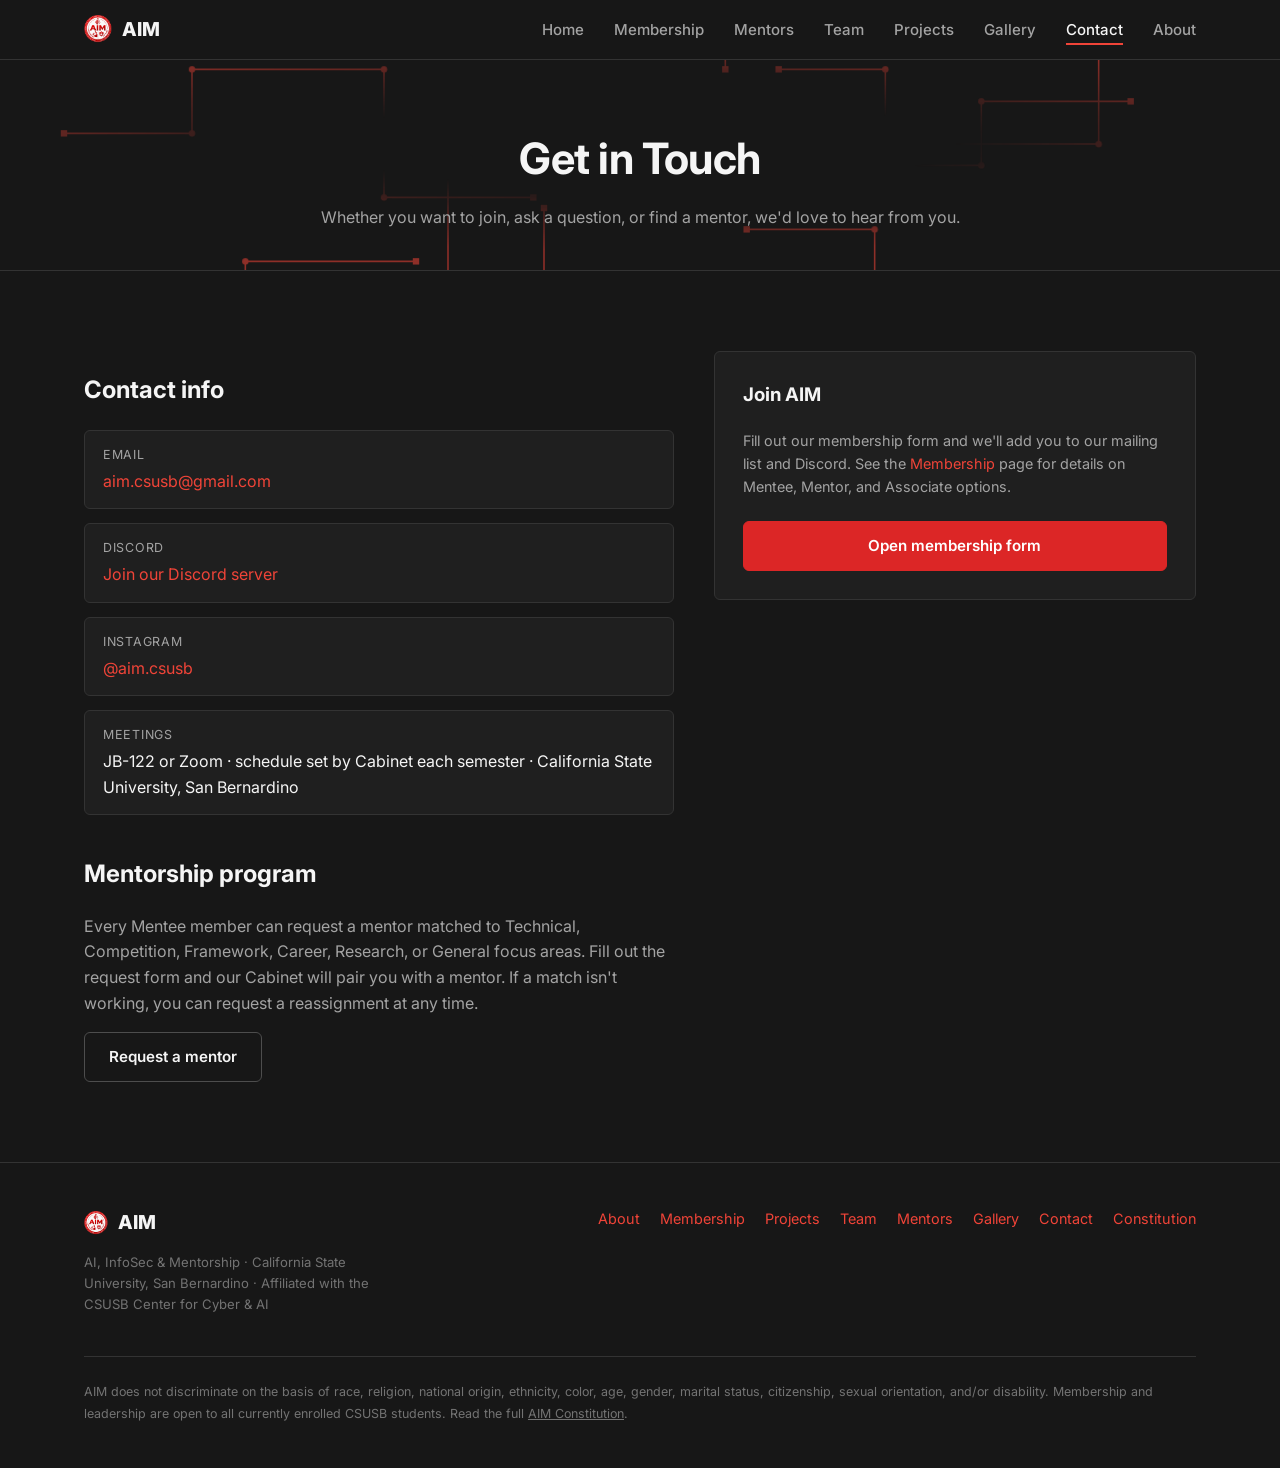
<file: contact.html>
<!DOCTYPE html>
<html lang="en">
<head>
  <meta charset="UTF-8">
  <meta name="viewport" content="width=device-width, initial-scale=1.0">
  <title>Contact | AIM</title>
  <meta name="description" content="Get in touch with AIM at CSUSB, join the club, or request a mentor.">
  <link rel="icon" href="assets/favicon.png" type="image/png">
  <link rel="preconnect" href="https://fonts.googleapis.com">
  <link rel="preconnect" href="https://fonts.gstatic.com" crossorigin>
  <link href="https://fonts.googleapis.com/css2?family=Inter:wght@400;500;600;700;800&family=Space+Mono:wght@400;700&display=swap" rel="stylesheet">
  <link rel="stylesheet" href="css/styles.css">
</head>
<body>
  <header class="site-header">
    <nav class="nav">
      <a href="index.html" class="brand">
        <span class="brand-mark"><img src="assets/images/logo-180.png" alt="" width="28" height="28"></span>
        AIM
      </a>
      <ul class="nav-links">
        <li><a href="index.html">Home</a></li>
        <li><a href="membership.html">Membership</a></li>
        <li><a href="mentors.html">Mentors</a></li>
        <li><a href="team.html">Team</a></li>
        <li><a href="events.html">Projects</a></li>
        <li><a href="gallery.html">Gallery</a></li>
        <li><a href="contact.html" class="active">Contact</a></li>
        <li><a href="about.html">About</a></li>
      </ul>
      <button class="nav-toggle" aria-label="Toggle navigation" aria-expanded="false">
        <span></span><span></span><span></span>
      </button>
    </nav>
  </header>

  <main>
    <section class="page-header">
      <div class="circuit-bg" aria-hidden="true">
        <svg viewBox="0 0 1200 500" preserveAspectRatio="xMidYMid slice">
          <path d="M40 60 L200 60 L200 140 L420 140" />
          <path d="M60 220 L180 220 L180 160 L360 160 L360 280 L500 280" />
          <path d="M900 40 L760 40 L760 140 L600 140" />
          <path d="M1150 140 L1030 140 L1030 230 L830 230 L830 160 L730 160" />
          <path d="M30 380 L230 380 L230 340 L390 340" />
          <path d="M1000 400 L820 400 L820 310 L700 310" />
          <path d="M500 30 L500 100 L680 100 L680 160" />
          <path d="M650 460 L650 380 L510 380 L510 290" />
          <path d="M300 450 L300 390 L420 390 L420 250 L510 250" />
          <path d="M820 250 L920 250 L920 190 L1060 190" />
          <rect x="37" y="57" width="6" height="6" />
          <rect x="417" y="137" width="6" height="6" />
          <rect x="57" y="217" width="6" height="6" />
          <rect x="497" y="277" width="6" height="6" />
          <rect x="897" y="37" width="6" height="6" />
          <rect x="597" y="137" width="6" height="6" />
          <rect x="1147" y="137" width="6" height="6" />
          <rect x="727" y="157" width="6" height="6" />
          <rect x="27" y="377" width="6" height="6" />
          <rect x="387" y="337" width="6" height="6" />
          <rect x="997" y="397" width="6" height="6" />
          <rect x="697" y="307" width="6" height="6" />
          <rect x="497" y="27" width="6" height="6" />
          <rect x="677" y="157" width="6" height="6" />
          <rect x="647" y="457" width="6" height="6" />
          <rect x="507" y="287" width="6" height="6" />
          <rect x="297" y="447" width="6" height="6" />
          <rect x="507" y="247" width="6" height="6" />
          <rect x="817" y="247" width="6" height="6" />
          <rect x="1057" y="187" width="6" height="6" />
          <circle cx="200" cy="60" r="3" />
          <circle cx="200" cy="140" r="3" />
          <circle cx="180" cy="220" r="3" />
          <circle cx="180" cy="160" r="3" />
          <circle cx="360" cy="160" r="3" />
          <circle cx="360" cy="280" r="3" />
          <circle cx="760" cy="40" r="3" />
          <circle cx="760" cy="140" r="3" />
          <circle cx="1030" cy="140" r="3" />
          <circle cx="1030" cy="230" r="3" />
          <circle cx="830" cy="230" r="3" />
          <circle cx="830" cy="160" r="3" />
          <circle cx="230" cy="380" r="3" />
          <circle cx="230" cy="340" r="3" />
          <circle cx="820" cy="400" r="3" />
          <circle cx="820" cy="310" r="3" />
          <circle cx="500" cy="100" r="3" />
          <circle cx="680" cy="100" r="3" />
          <circle cx="650" cy="380" r="3" />
          <circle cx="510" cy="380" r="3" />
          <circle cx="300" cy="390" r="3" />
          <circle cx="420" cy="390" r="3" />
          <circle cx="420" cy="250" r="3" />
          <circle cx="920" cy="250" r="3" />
          <circle cx="920" cy="190" r="3" />
        </svg>
      </div>
      <div class="container">
        <h1>Get in Touch</h1>
        <p>Whether you want to join, ask a question, or find a mentor, we'd love to hear from you.</p>
      </div>
    </section>

    <section class="section">
      <div class="container contact-grid">
        <div class="reveal">
          <h2>Contact info</h2>
          <ul class="info-list">
            <li>
              <span class="label">Email</span>
              <a href="mailto:aim.csusb@gmail.com">aim.csusb@gmail.com</a>
            </li>
            <li>
              <span class="label">Discord</span>
              <a href="https://discord.gg/FWvaXGdgrS" target="_blank" rel="noopener">Join our Discord server</a>
            </li>
            <li>
              <span class="label">Instagram</span>
              <a href="https://www.instagram.com/aim.csusb" target="_blank" rel="noopener">@aim.csusb</a>
            </li>
            <li>
              <span class="label">Meetings</span>
              JB-122 or Zoom &middot; schedule set by Cabinet each semester &middot; California State University, San Bernardino
            </li>
          </ul>

          <h2 style="margin-top:40px;">Mentorship program</h2>
          <p style="color:var(--text-muted);">
            Every Mentee member can request a mentor matched to Technical, Competition, Framework, Career, Research,
            or General focus areas. Fill out the request form and our Cabinet will pair you with a mentor. If a
            match isn't working, you can request a reassignment at any time.
          </p>
          <a href="#" class="btn btn-outline">Request a mentor</a>
        </div>

        <div class="form-card reveal">
          <h3>Join AIM</h3>
          <p style="color:var(--text-muted); font-size:0.9rem;">
            Fill out our membership form and we'll add you to our mailing list and Discord. See the
            <a href="membership.html">Membership</a> page for details on Mentee, Mentor, and Associate options.
          </p>
          <a href="#" class="btn btn-primary">Open membership form</a>
        </div>
      </div>
    </section>
  </main>

  <footer class="site-footer">
    <div class="container">
      <div class="footer-inner">
        <div>
          <div class="brand"><span class="brand-mark"><img src="assets/images/logo-180.png" alt="" width="24" height="24"></span> AIM</div>
          <p class="footer-note">AI, InfoSec &amp; Mentorship &middot; California State University, San Bernardino &middot; Affiliated with the CSUSB Center for Cyber &amp; AI</p>
        </div>
        <ul class="footer-links">
          <li><a href="about.html">About</a></li>
          <li><a href="membership.html">Membership</a></li>
          <li><a href="events.html">Projects</a></li>
          <li><a href="team.html">Team</a></li>
          <li><a href="mentors.html">Mentors</a></li>
          <li><a href="gallery.html">Gallery</a></li>
          <li><a href="contact.html">Contact</a></li>
          <li><a href="constitution.html">Constitution</a></li>
        </ul>
      </div>
      <p class="footer-legal">
        AIM does not discriminate on the basis of race, religion, national origin, ethnicity, color, age, gender,
        marital status, citizenship, sexual orientation, and/or disability. Membership and leadership are open to
        all currently enrolled CSUSB students. Read the full <a href="constitution.html">AIM Constitution</a>.
      </p>
    </div>
  </footer>

  <script src="js/main.js"></script>
</body>
</html>
</file>
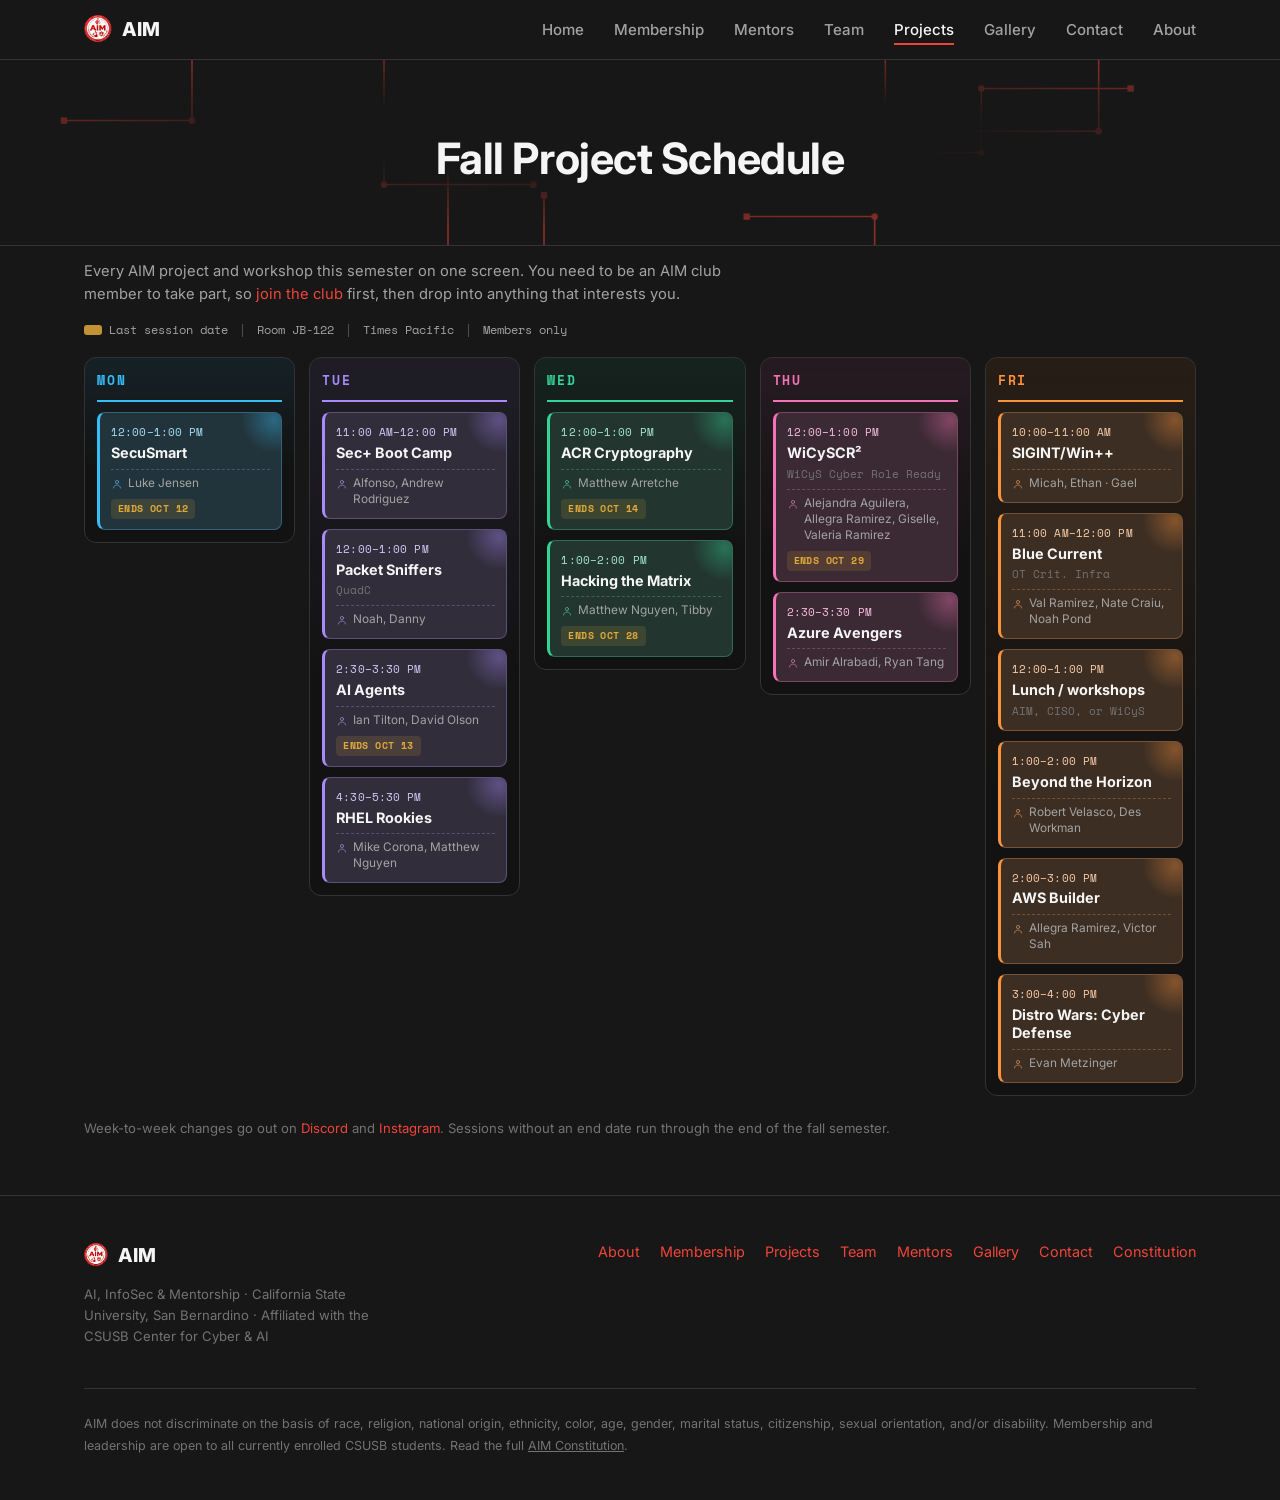
<file: events.html>
<!DOCTYPE html>
<html lang="en">
<head>
  <meta charset="UTF-8">
  <meta name="viewport" content="width=device-width, initial-scale=1.0">
  <title>Fall Project Schedule | AIM</title>
  <meta name="description" content="AIM's weekly project and workshop schedule at CSUSB: every session, Monday through Friday, on one screen.">
  <link rel="icon" href="assets/favicon.png" type="image/png">
  <link rel="preconnect" href="https://fonts.googleapis.com">
  <link rel="preconnect" href="https://fonts.gstatic.com" crossorigin>
  <link href="https://fonts.googleapis.com/css2?family=Inter:wght@400;500;600;700;800&family=Space+Mono:wght@400;700&display=swap" rel="stylesheet">
  <link rel="stylesheet" href="css/styles.css">
</head>
<body>
  <header class="site-header">
    <nav class="nav">
      <a href="index.html" class="brand">
        <span class="brand-mark"><img src="assets/images/logo-180.png" alt="" width="28" height="28"></span>
        AIM
      </a>
      <ul class="nav-links">
        <li><a href="index.html">Home</a></li>
        <li><a href="membership.html">Membership</a></li>
        <li><a href="mentors.html">Mentors</a></li>
        <li><a href="team.html">Team</a></li>
        <li><a href="events.html" class="active">Projects</a></li>
        <li><a href="gallery.html">Gallery</a></li>
        <li><a href="contact.html">Contact</a></li>
        <li><a href="about.html">About</a></li>
      </ul>
      <button class="nav-toggle" aria-label="Toggle navigation" aria-expanded="false">
        <span></span><span></span><span></span>
      </button>
    </nav>
  </header>

  <main>
    <section class="page-header page-header--slim">
      <div class="circuit-bg" aria-hidden="true">
        <svg viewBox="0 0 1200 500" preserveAspectRatio="xMidYMid slice">
          <path d="M40 60 L200 60 L200 140 L420 140" />
          <path d="M60 220 L180 220 L180 160 L360 160 L360 280 L500 280" />
          <path d="M900 40 L760 40 L760 140 L600 140" />
          <path d="M1150 140 L1030 140 L1030 230 L830 230 L830 160 L730 160" />
          <path d="M30 380 L230 380 L230 340 L390 340" />
          <path d="M1000 400 L820 400 L820 310 L700 310" />
          <path d="M500 30 L500 100 L680 100 L680 160" />
          <path d="M650 460 L650 380 L510 380 L510 290" />
          <path d="M300 450 L300 390 L420 390 L420 250 L510 250" />
          <path d="M820 250 L920 250 L920 190 L1060 190" />
          <rect x="37" y="57" width="6" height="6" />
          <rect x="417" y="137" width="6" height="6" />
          <rect x="57" y="217" width="6" height="6" />
          <rect x="497" y="277" width="6" height="6" />
          <rect x="897" y="37" width="6" height="6" />
          <rect x="597" y="137" width="6" height="6" />
          <rect x="1147" y="137" width="6" height="6" />
          <rect x="727" y="157" width="6" height="6" />
          <rect x="27" y="377" width="6" height="6" />
          <rect x="387" y="337" width="6" height="6" />
          <rect x="997" y="397" width="6" height="6" />
          <rect x="697" y="307" width="6" height="6" />
          <rect x="497" y="27" width="6" height="6" />
          <rect x="677" y="157" width="6" height="6" />
          <rect x="647" y="457" width="6" height="6" />
          <rect x="507" y="287" width="6" height="6" />
          <rect x="297" y="447" width="6" height="6" />
          <rect x="507" y="247" width="6" height="6" />
          <rect x="817" y="247" width="6" height="6" />
          <rect x="1057" y="187" width="6" height="6" />
          <circle cx="200" cy="60" r="3" />
          <circle cx="200" cy="140" r="3" />
          <circle cx="180" cy="220" r="3" />
          <circle cx="180" cy="160" r="3" />
          <circle cx="360" cy="160" r="3" />
          <circle cx="360" cy="280" r="3" />
          <circle cx="760" cy="40" r="3" />
          <circle cx="760" cy="140" r="3" />
          <circle cx="1030" cy="140" r="3" />
          <circle cx="1030" cy="230" r="3" />
          <circle cx="830" cy="230" r="3" />
          <circle cx="830" cy="160" r="3" />
          <circle cx="230" cy="380" r="3" />
          <circle cx="230" cy="340" r="3" />
          <circle cx="820" cy="400" r="3" />
          <circle cx="820" cy="310" r="3" />
          <circle cx="500" cy="100" r="3" />
          <circle cx="680" cy="100" r="3" />
          <circle cx="650" cy="380" r="3" />
          <circle cx="510" cy="380" r="3" />
          <circle cx="300" cy="390" r="3" />
          <circle cx="420" cy="390" r="3" />
          <circle cx="420" cy="250" r="3" />
          <circle cx="920" cy="250" r="3" />
          <circle cx="920" cy="190" r="3" />
        </svg>
      </div>
      <div class="container">
        <h1>Fall Project Schedule</h1>
      </div>
    </section>

    <section class="week-schedule">
      <div class="week-inner">
        <p class="week-lede">Every AIM project and workshop this semester on one screen. You need to be an AIM club member to take part, so <a href="membership.html">join the club</a> first, then drop into anything that interests you.</p>

        <p class="week-legend reveal">
          <span class="week-legend-item"><span class="pill-amber"></span>Last session date</span>
          <span class="week-legend-sep" aria-hidden="true"></span>
          <span class="week-legend-item">Room JB-122</span>
          <span class="week-legend-sep" aria-hidden="true"></span>
          <span class="week-legend-item">Times Pacific</span>
          <span class="week-legend-sep" aria-hidden="true"></span>
          <span class="week-legend-item">Members only</span>
        </p>

        <div class="wk reveal">
          <div class="wk-col d1" data-day="1">
            <div class="wk-head" data-day="1">Mon</div>
            <article class="wk-card">
              <span class="wk-t">12:00&ndash;1:00 PM</span>
              <span class="wk-n">SecuSmart</span>
              <span class="wk-lead"><svg viewBox="0 0 24 24" fill="none" stroke="currentColor" stroke-width="1.6" stroke-linecap="round" stroke-linejoin="round" aria-hidden="true"><circle cx="12" cy="8" r="3.2"/><path d="M5 20c0-3.6 3.4-6 7-6s7 2.4 7 6"/></svg><span>Luke Jensen</span></span>
              <span class="schedule-until">Ends Oct 12</span>
            </article>
          </div>

          <div class="wk-col d2" data-day="2">
            <div class="wk-head" data-day="2">Tue</div>
            <article class="wk-card">
              <span class="wk-t">11:00 AM&ndash;12:00 PM</span>
              <span class="wk-n">Sec+ Boot Camp</span>
              <span class="wk-lead"><svg viewBox="0 0 24 24" fill="none" stroke="currentColor" stroke-width="1.6" stroke-linecap="round" stroke-linejoin="round" aria-hidden="true"><circle cx="12" cy="8" r="3.2"/><path d="M5 20c0-3.6 3.4-6 7-6s7 2.4 7 6"/></svg><span>Alfonso, Andrew Rodriguez</span></span>
            </article>
            <article class="wk-card">
              <span class="wk-t">12:00&ndash;1:00 PM</span>
              <span class="wk-n">Packet Sniffers</span>
              <span class="wk-sub">QuadC</span>
              <span class="wk-lead"><svg viewBox="0 0 24 24" fill="none" stroke="currentColor" stroke-width="1.6" stroke-linecap="round" stroke-linejoin="round" aria-hidden="true"><circle cx="12" cy="8" r="3.2"/><path d="M5 20c0-3.6 3.4-6 7-6s7 2.4 7 6"/></svg><span>Noah, Danny</span></span>
            </article>
            <article class="wk-card">
              <span class="wk-t">2:30&ndash;3:30 PM</span>
              <span class="wk-n">AI Agents</span>
              <span class="wk-lead"><svg viewBox="0 0 24 24" fill="none" stroke="currentColor" stroke-width="1.6" stroke-linecap="round" stroke-linejoin="round" aria-hidden="true"><circle cx="12" cy="8" r="3.2"/><path d="M5 20c0-3.6 3.4-6 7-6s7 2.4 7 6"/></svg><span>Ian Tilton, David Olson</span></span>
              <span class="schedule-until">Ends Oct 13</span>
            </article>
            <article class="wk-card">
              <span class="wk-t">4:30&ndash;5:30 PM</span>
              <span class="wk-n">RHEL Rookies</span>
              <span class="wk-lead"><svg viewBox="0 0 24 24" fill="none" stroke="currentColor" stroke-width="1.6" stroke-linecap="round" stroke-linejoin="round" aria-hidden="true"><circle cx="12" cy="8" r="3.2"/><path d="M5 20c0-3.6 3.4-6 7-6s7 2.4 7 6"/></svg><span>Mike Corona, Matthew Nguyen</span></span>
            </article>
          </div>

          <div class="wk-col d3" data-day="3">
            <div class="wk-head" data-day="3">Wed</div>
            <article class="wk-card">
              <span class="wk-t">12:00&ndash;1:00 PM</span>
              <span class="wk-n">ACR Cryptography</span>
              <span class="wk-lead"><svg viewBox="0 0 24 24" fill="none" stroke="currentColor" stroke-width="1.6" stroke-linecap="round" stroke-linejoin="round" aria-hidden="true"><circle cx="12" cy="8" r="3.2"/><path d="M5 20c0-3.6 3.4-6 7-6s7 2.4 7 6"/></svg><span>Matthew Arretche</span></span>
              <span class="schedule-until">Ends Oct 14</span>
            </article>
            <article class="wk-card">
              <span class="wk-t">1:00&ndash;2:00 PM</span>
              <span class="wk-n">Hacking the Matrix</span>
              <span class="wk-lead"><svg viewBox="0 0 24 24" fill="none" stroke="currentColor" stroke-width="1.6" stroke-linecap="round" stroke-linejoin="round" aria-hidden="true"><circle cx="12" cy="8" r="3.2"/><path d="M5 20c0-3.6 3.4-6 7-6s7 2.4 7 6"/></svg><span>Matthew Nguyen, Tibby</span></span>
              <span class="schedule-until">Ends Oct 28</span>
            </article>
          </div>

          <div class="wk-col d4" data-day="4">
            <div class="wk-head" data-day="4">Thu</div>
            <article class="wk-card">
              <span class="wk-t">12:00&ndash;1:00 PM</span>
              <span class="wk-n">WiCySCR&sup2;</span>
              <span class="wk-sub">WiCyS Cyber Role Ready</span>
              <span class="wk-lead"><svg viewBox="0 0 24 24" fill="none" stroke="currentColor" stroke-width="1.6" stroke-linecap="round" stroke-linejoin="round" aria-hidden="true"><circle cx="12" cy="8" r="3.2"/><path d="M5 20c0-3.6 3.4-6 7-6s7 2.4 7 6"/></svg><span>Alejandra Aguilera, Allegra Ramirez, Giselle, Valeria Ramirez</span></span>
              <span class="schedule-until">Ends Oct 29</span>
            </article>
            <article class="wk-card">
              <span class="wk-t">2:30&ndash;3:30 PM</span>
              <span class="wk-n">Azure Avengers</span>
              <span class="wk-lead"><svg viewBox="0 0 24 24" fill="none" stroke="currentColor" stroke-width="1.6" stroke-linecap="round" stroke-linejoin="round" aria-hidden="true"><circle cx="12" cy="8" r="3.2"/><path d="M5 20c0-3.6 3.4-6 7-6s7 2.4 7 6"/></svg><span>Amir Alrabadi, Ryan Tang</span></span>
            </article>
          </div>

          <div class="wk-col d5" data-day="5">
            <div class="wk-head" data-day="5">Fri</div>
            <article class="wk-card">
              <span class="wk-t">10:00&ndash;11:00 AM</span>
              <span class="wk-n">SIGINT/Win++</span>
              <span class="wk-lead"><svg viewBox="0 0 24 24" fill="none" stroke="currentColor" stroke-width="1.6" stroke-linecap="round" stroke-linejoin="round" aria-hidden="true"><circle cx="12" cy="8" r="3.2"/><path d="M5 20c0-3.6 3.4-6 7-6s7 2.4 7 6"/></svg><span>Micah, Ethan &middot; Gael</span></span>
            </article>
            <article class="wk-card">
              <span class="wk-t">11:00 AM&ndash;12:00 PM</span>
              <span class="wk-n">Blue Current</span>
              <span class="wk-sub">OT Crit. Infra</span>
              <span class="wk-lead"><svg viewBox="0 0 24 24" fill="none" stroke="currentColor" stroke-width="1.6" stroke-linecap="round" stroke-linejoin="round" aria-hidden="true"><circle cx="12" cy="8" r="3.2"/><path d="M5 20c0-3.6 3.4-6 7-6s7 2.4 7 6"/></svg><span>Val Ramirez, Nate Craiu, Noah Pond</span></span>
            </article>
            <article class="wk-card">
              <span class="wk-t">12:00&ndash;1:00 PM</span>
              <span class="wk-n">Lunch / workshops</span>
              <span class="wk-sub">AIM, CISO, or WiCyS</span>
            </article>
            <article class="wk-card">
              <span class="wk-t">1:00&ndash;2:00 PM</span>
              <span class="wk-n">Beyond the Horizon</span>
              <span class="wk-lead"><svg viewBox="0 0 24 24" fill="none" stroke="currentColor" stroke-width="1.6" stroke-linecap="round" stroke-linejoin="round" aria-hidden="true"><circle cx="12" cy="8" r="3.2"/><path d="M5 20c0-3.6 3.4-6 7-6s7 2.4 7 6"/></svg><span>Robert Velasco, Des Workman</span></span>
            </article>
            <article class="wk-card">
              <span class="wk-t">2:00&ndash;3:00 PM</span>
              <span class="wk-n">AWS Builder</span>
              <span class="wk-lead"><svg viewBox="0 0 24 24" fill="none" stroke="currentColor" stroke-width="1.6" stroke-linecap="round" stroke-linejoin="round" aria-hidden="true"><circle cx="12" cy="8" r="3.2"/><path d="M5 20c0-3.6 3.4-6 7-6s7 2.4 7 6"/></svg><span>Allegra Ramirez, Victor Sah</span></span>
            </article>
            <article class="wk-card">
              <span class="wk-t">3:00&ndash;4:00 PM</span>
              <span class="wk-n">Distro Wars: Cyber Defense</span>
              <span class="wk-lead"><svg viewBox="0 0 24 24" fill="none" stroke="currentColor" stroke-width="1.6" stroke-linecap="round" stroke-linejoin="round" aria-hidden="true"><circle cx="12" cy="8" r="3.2"/><path d="M5 20c0-3.6 3.4-6 7-6s7 2.4 7 6"/></svg><span>Evan Metzinger</span></span>
            </article>
          </div>
        </div>

        <p class="week-foot reveal">
          Week-to-week changes go out on
          <a href="https://discord.gg/FWvaXGdgrS" target="_blank" rel="noopener">Discord</a> and
          <a href="https://www.instagram.com/aim.csusb" target="_blank" rel="noopener">Instagram</a>.
          Sessions without an end date run through the end of the fall semester.
        </p>
      </div>
    </section>

  </main>

  <footer class="site-footer">
    <div class="container">
      <div class="footer-inner">
        <div>
          <div class="brand"><span class="brand-mark"><img src="assets/images/logo-180.png" alt="" width="24" height="24"></span> AIM</div>
          <p class="footer-note">AI, InfoSec &amp; Mentorship &middot; California State University, San Bernardino &middot; Affiliated with the CSUSB Center for Cyber &amp; AI</p>
        </div>
        <ul class="footer-links">
          <li><a href="about.html">About</a></li>
          <li><a href="membership.html">Membership</a></li>
          <li><a href="events.html">Projects</a></li>
          <li><a href="team.html">Team</a></li>
          <li><a href="mentors.html">Mentors</a></li>
          <li><a href="gallery.html">Gallery</a></li>
          <li><a href="contact.html">Contact</a></li>
          <li><a href="constitution.html">Constitution</a></li>
        </ul>
      </div>
      <p class="footer-legal">
        AIM does not discriminate on the basis of race, religion, national origin, ethnicity, color, age, gender,
        marital status, citizenship, sexual orientation, and/or disability. Membership and leadership are open to
        all currently enrolled CSUSB students. Read the full <a href="constitution.html">AIM Constitution</a>.
      </p>
    </div>
  </footer>

  <script src="js/main.js"></script>
</body>
</html>
</file>
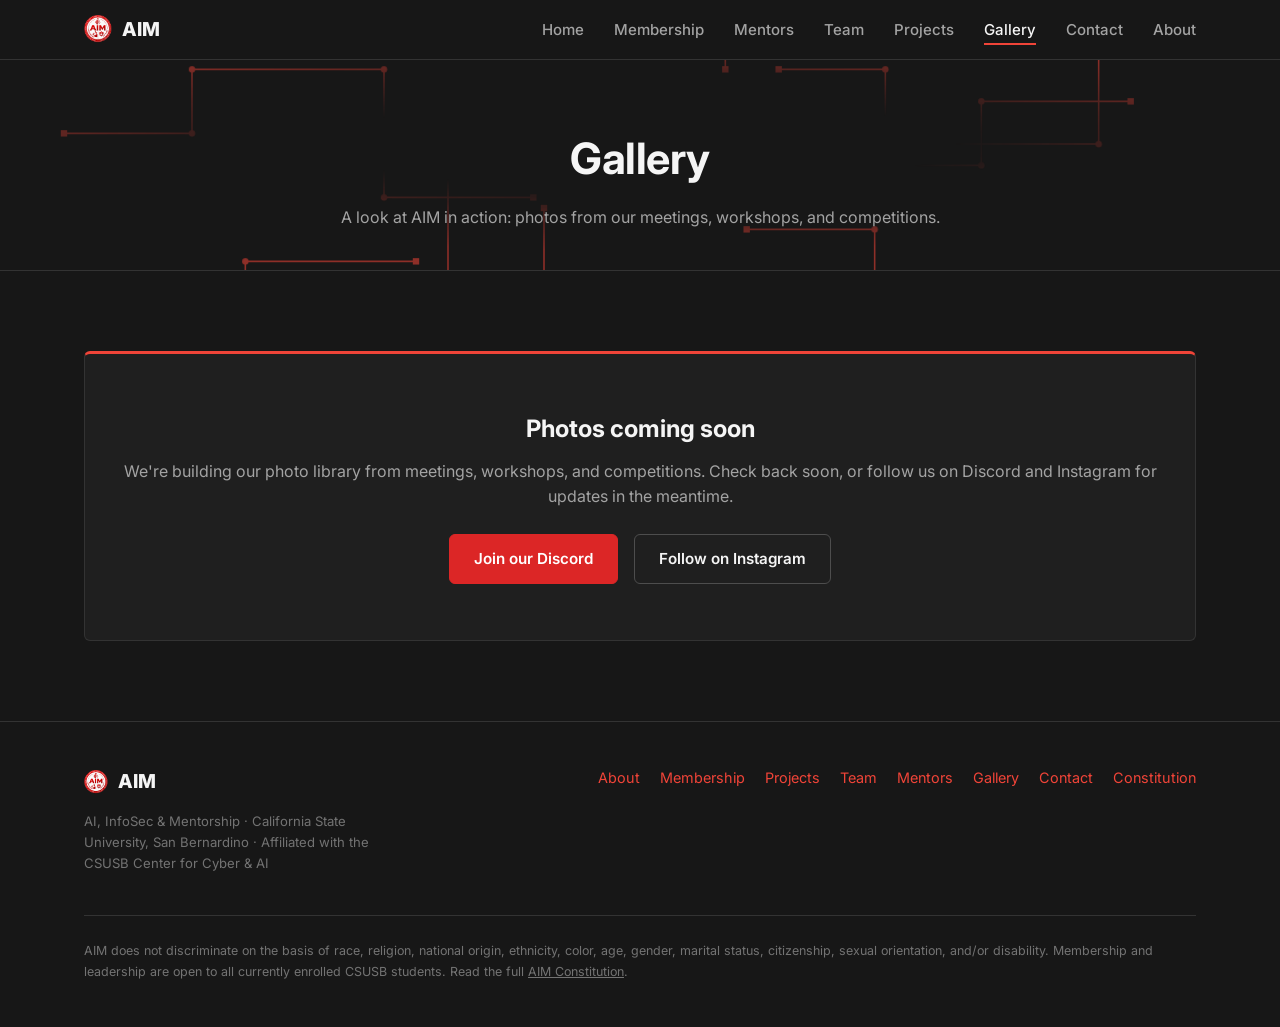
<file: gallery.html>
<!DOCTYPE html>
<html lang="en">
<head>
  <meta charset="UTF-8">
  <meta name="viewport" content="width=device-width, initial-scale=1.0">
  <title>Gallery | AIM</title>
  <meta name="description" content="Photos from AIM meetings, workshops, and competitions at CSUSB.">
  <link rel="icon" href="assets/favicon.png" type="image/png">
  <link rel="preconnect" href="https://fonts.googleapis.com">
  <link rel="preconnect" href="https://fonts.gstatic.com" crossorigin>
  <link href="https://fonts.googleapis.com/css2?family=Inter:wght@400;500;600;700;800&family=Space+Mono:wght@400;700&display=swap" rel="stylesheet">
  <link rel="stylesheet" href="css/styles.css">
</head>
<body>
  <header class="site-header">
    <nav class="nav">
      <a href="index.html" class="brand">
        <span class="brand-mark"><img src="assets/images/logo-180.png" alt="" width="28" height="28"></span>
        AIM
      </a>
      <ul class="nav-links">
        <li><a href="index.html">Home</a></li>
        <li><a href="membership.html">Membership</a></li>
        <li><a href="mentors.html">Mentors</a></li>
        <li><a href="team.html">Team</a></li>
        <li><a href="events.html">Projects</a></li>
        <li><a href="gallery.html" class="active">Gallery</a></li>
        <li><a href="contact.html">Contact</a></li>
        <li><a href="about.html">About</a></li>
      </ul>
      <button class="nav-toggle" aria-label="Toggle navigation" aria-expanded="false">
        <span></span><span></span><span></span>
      </button>
    </nav>
  </header>

  <main>
    <section class="page-header">
      <div class="circuit-bg" aria-hidden="true">
        <svg viewBox="0 0 1200 500" preserveAspectRatio="xMidYMid slice">
          <path d="M40 60 L200 60 L200 140 L420 140" />
          <path d="M60 220 L180 220 L180 160 L360 160 L360 280 L500 280" />
          <path d="M900 40 L760 40 L760 140 L600 140" />
          <path d="M1150 140 L1030 140 L1030 230 L830 230 L830 160 L730 160" />
          <path d="M30 380 L230 380 L230 340 L390 340" />
          <path d="M1000 400 L820 400 L820 310 L700 310" />
          <path d="M500 30 L500 100 L680 100 L680 160" />
          <path d="M650 460 L650 380 L510 380 L510 290" />
          <path d="M300 450 L300 390 L420 390 L420 250 L510 250" />
          <path d="M820 250 L920 250 L920 190 L1060 190" />
          <rect x="37" y="57" width="6" height="6" />
          <rect x="417" y="137" width="6" height="6" />
          <rect x="57" y="217" width="6" height="6" />
          <rect x="497" y="277" width="6" height="6" />
          <rect x="897" y="37" width="6" height="6" />
          <rect x="597" y="137" width="6" height="6" />
          <rect x="1147" y="137" width="6" height="6" />
          <rect x="727" y="157" width="6" height="6" />
          <rect x="27" y="377" width="6" height="6" />
          <rect x="387" y="337" width="6" height="6" />
          <rect x="997" y="397" width="6" height="6" />
          <rect x="697" y="307" width="6" height="6" />
          <rect x="497" y="27" width="6" height="6" />
          <rect x="677" y="157" width="6" height="6" />
          <rect x="647" y="457" width="6" height="6" />
          <rect x="507" y="287" width="6" height="6" />
          <rect x="297" y="447" width="6" height="6" />
          <rect x="507" y="247" width="6" height="6" />
          <rect x="817" y="247" width="6" height="6" />
          <rect x="1057" y="187" width="6" height="6" />
          <circle cx="200" cy="60" r="3" />
          <circle cx="200" cy="140" r="3" />
          <circle cx="180" cy="220" r="3" />
          <circle cx="180" cy="160" r="3" />
          <circle cx="360" cy="160" r="3" />
          <circle cx="360" cy="280" r="3" />
          <circle cx="760" cy="40" r="3" />
          <circle cx="760" cy="140" r="3" />
          <circle cx="1030" cy="140" r="3" />
          <circle cx="1030" cy="230" r="3" />
          <circle cx="830" cy="230" r="3" />
          <circle cx="830" cy="160" r="3" />
          <circle cx="230" cy="380" r="3" />
          <circle cx="230" cy="340" r="3" />
          <circle cx="820" cy="400" r="3" />
          <circle cx="820" cy="310" r="3" />
          <circle cx="500" cy="100" r="3" />
          <circle cx="680" cy="100" r="3" />
          <circle cx="650" cy="380" r="3" />
          <circle cx="510" cy="380" r="3" />
          <circle cx="300" cy="390" r="3" />
          <circle cx="420" cy="390" r="3" />
          <circle cx="420" cy="250" r="3" />
          <circle cx="920" cy="250" r="3" />
          <circle cx="920" cy="190" r="3" />
        </svg>
      </div>
      <div class="container">
        <h1>Gallery</h1>
        <p>A look at AIM in action: photos from our meetings, workshops, and competitions.</p>
      </div>
    </section>

    <!--
      To add real photos: drop image files into assets/images/, then replace
      this section with a .gallery-grid of <img> tags, e.g.
      <div class="gallery-grid reveal">
        <img src="assets/images/photo1.jpg" alt="Description of photo">
      </div>
    -->
    <section class="section">
      <div class="container">
        <div class="cta-banner reveal">
          <h2>Photos coming soon</h2>
          <p>We're building our photo library from meetings, workshops, and competitions. Check back soon, or follow us on Discord and Instagram for updates in the meantime.</p>
          <div class="hero-actions" style="justify-content:center;">
            <a href="https://discord.gg/FWvaXGdgrS" class="btn btn-primary" target="_blank" rel="noopener">Join our Discord</a>
            <a href="https://www.instagram.com/aim.csusb" class="btn btn-outline" target="_blank" rel="noopener">Follow on Instagram</a>
          </div>
        </div>
      </div>
    </section>
  </main>

  <footer class="site-footer">
    <div class="container">
      <div class="footer-inner">
        <div>
          <div class="brand"><span class="brand-mark"><img src="assets/images/logo-180.png" alt="" width="24" height="24"></span> AIM</div>
          <p class="footer-note">AI, InfoSec &amp; Mentorship &middot; California State University, San Bernardino &middot; Affiliated with the CSUSB Center for Cyber &amp; AI</p>
        </div>
        <ul class="footer-links">
          <li><a href="about.html">About</a></li>
          <li><a href="membership.html">Membership</a></li>
          <li><a href="events.html">Projects</a></li>
          <li><a href="team.html">Team</a></li>
          <li><a href="mentors.html">Mentors</a></li>
          <li><a href="gallery.html">Gallery</a></li>
          <li><a href="contact.html">Contact</a></li>
          <li><a href="constitution.html">Constitution</a></li>
        </ul>
      </div>
      <p class="footer-legal">
        AIM does not discriminate on the basis of race, religion, national origin, ethnicity, color, age, gender,
        marital status, citizenship, sexual orientation, and/or disability. Membership and leadership are open to
        all currently enrolled CSUSB students. Read the full <a href="constitution.html">AIM Constitution</a>.
      </p>
    </div>
  </footer>

  <script src="js/main.js"></script>
</body>
</html>
</file>
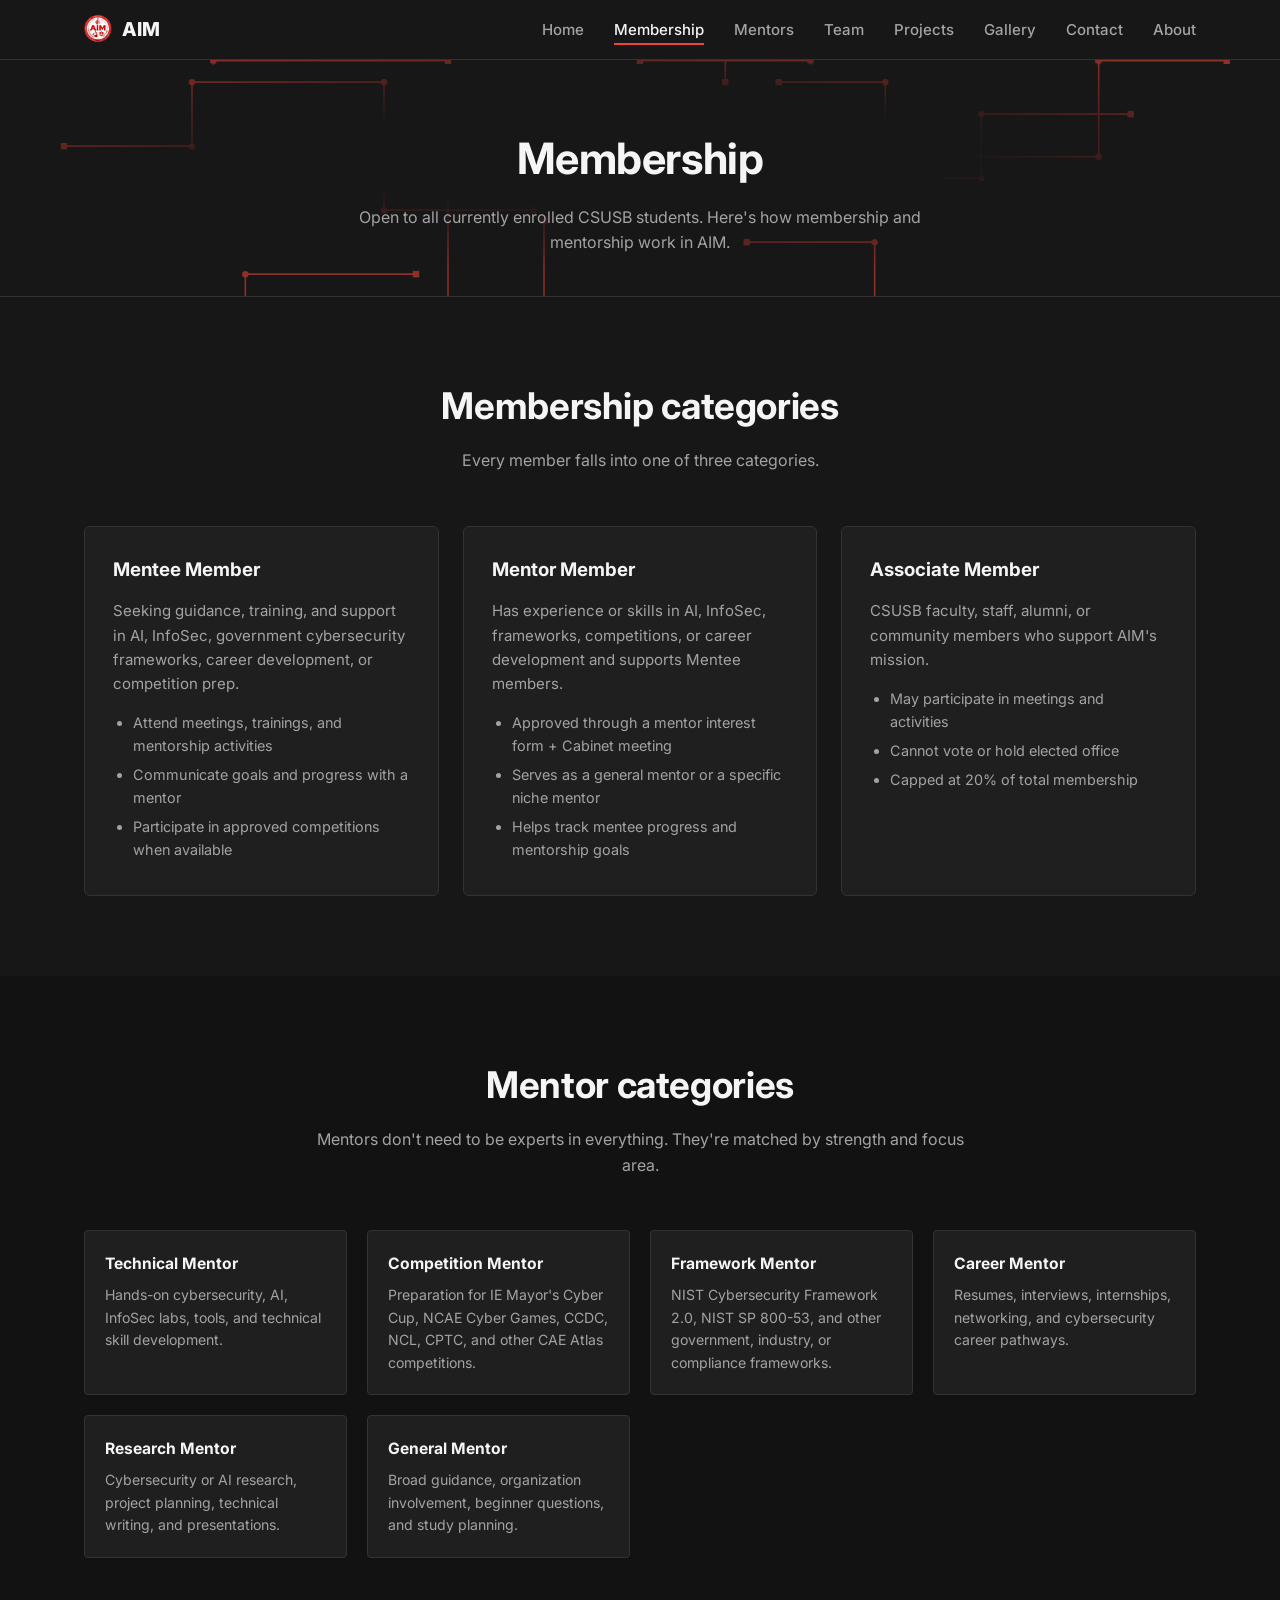
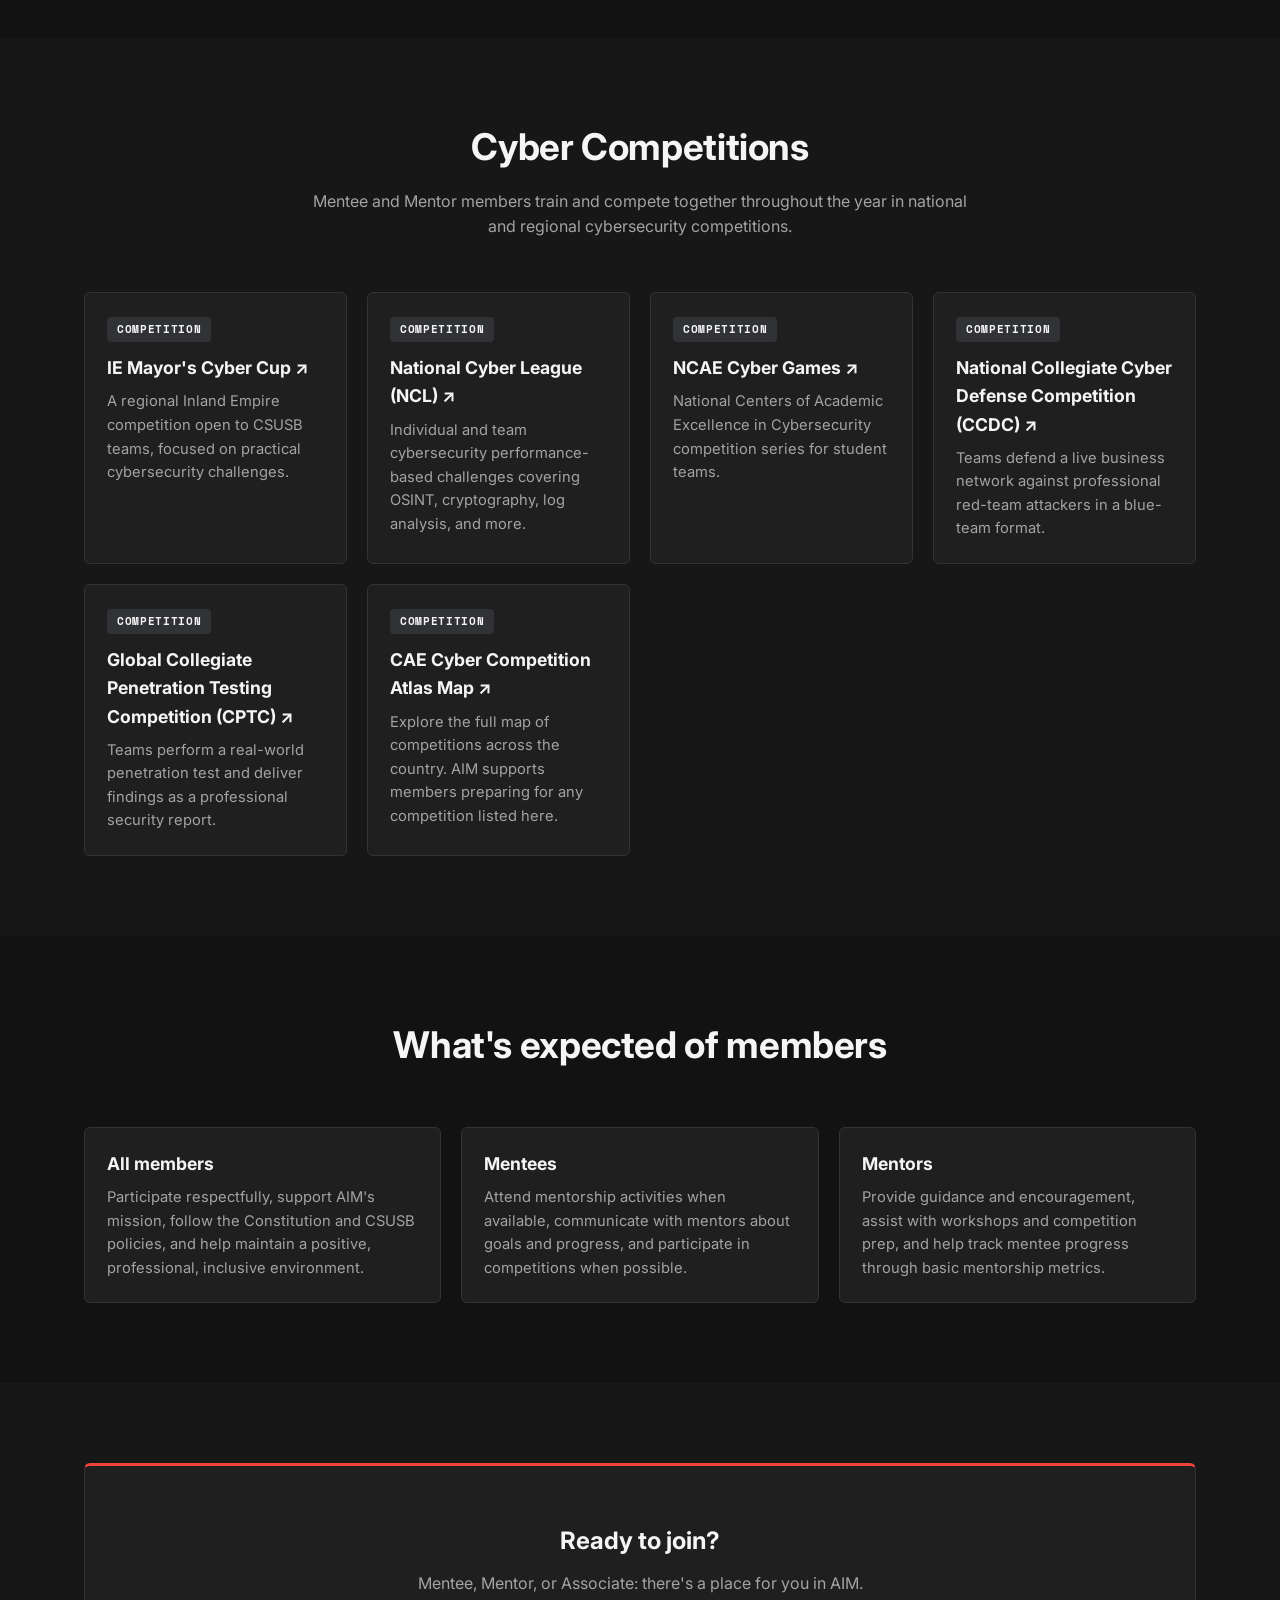
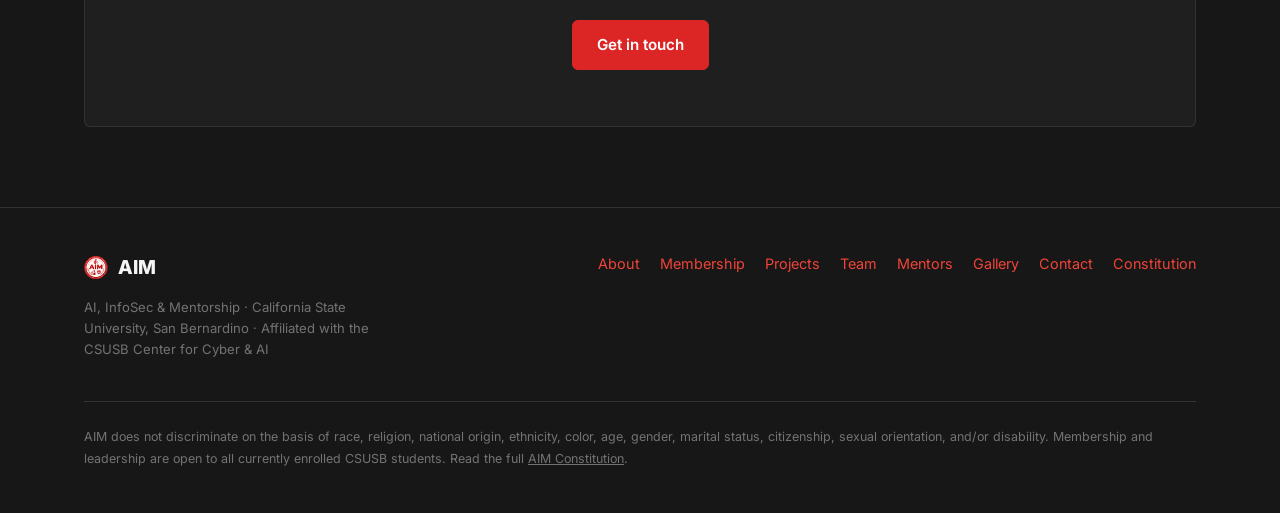
<file: membership.html>
<!DOCTYPE html>
<html lang="en">
<head>
  <meta charset="UTF-8">
  <meta name="viewport" content="width=device-width, initial-scale=1.0">
  <title>Membership | AIM</title>
  <meta name="description" content="Join AIM as a Mentee, Mentor, or Associate member: mentorship categories, expectations, and how to get involved.">
  <link rel="icon" href="assets/favicon.png" type="image/png">
  <link rel="preconnect" href="https://fonts.googleapis.com">
  <link rel="preconnect" href="https://fonts.gstatic.com" crossorigin>
  <link href="https://fonts.googleapis.com/css2?family=Inter:wght@400;500;600;700;800&family=Space+Mono:wght@400;700&display=swap" rel="stylesheet">
  <link rel="stylesheet" href="css/styles.css">
</head>
<body>
  <header class="site-header">
    <nav class="nav">
      <a href="index.html" class="brand">
        <span class="brand-mark"><img src="assets/images/logo-180.png" alt="" width="28" height="28"></span>
        AIM
      </a>
      <ul class="nav-links">
        <li><a href="index.html">Home</a></li>
        <li><a href="membership.html" class="active">Membership</a></li>
        <li><a href="mentors.html">Mentors</a></li>
        <li><a href="team.html">Team</a></li>
        <li><a href="events.html">Projects</a></li>
        <li><a href="gallery.html">Gallery</a></li>
        <li><a href="contact.html">Contact</a></li>
        <li><a href="about.html">About</a></li>
      </ul>
      <button class="nav-toggle" aria-label="Toggle navigation" aria-expanded="false">
        <span></span><span></span><span></span>
      </button>
    </nav>
  </header>

  <main>
    <section class="page-header">
      <div class="circuit-bg" aria-hidden="true">
        <svg viewBox="0 0 1200 500" preserveAspectRatio="xMidYMid slice">
          <path d="M40 60 L200 60 L200 140 L420 140" />
          <path d="M60 220 L180 220 L180 160 L360 160 L360 280 L500 280" />
          <path d="M900 40 L760 40 L760 140 L600 140" />
          <path d="M1150 140 L1030 140 L1030 230 L830 230 L830 160 L730 160" />
          <path d="M30 380 L230 380 L230 340 L390 340" />
          <path d="M1000 400 L820 400 L820 310 L700 310" />
          <path d="M500 30 L500 100 L680 100 L680 160" />
          <path d="M650 460 L650 380 L510 380 L510 290" />
          <path d="M300 450 L300 390 L420 390 L420 250 L510 250" />
          <path d="M820 250 L920 250 L920 190 L1060 190" />
          <rect x="37" y="57" width="6" height="6" />
          <rect x="417" y="137" width="6" height="6" />
          <rect x="57" y="217" width="6" height="6" />
          <rect x="497" y="277" width="6" height="6" />
          <rect x="897" y="37" width="6" height="6" />
          <rect x="597" y="137" width="6" height="6" />
          <rect x="1147" y="137" width="6" height="6" />
          <rect x="727" y="157" width="6" height="6" />
          <rect x="27" y="377" width="6" height="6" />
          <rect x="387" y="337" width="6" height="6" />
          <rect x="997" y="397" width="6" height="6" />
          <rect x="697" y="307" width="6" height="6" />
          <rect x="497" y="27" width="6" height="6" />
          <rect x="677" y="157" width="6" height="6" />
          <rect x="647" y="457" width="6" height="6" />
          <rect x="507" y="287" width="6" height="6" />
          <rect x="297" y="447" width="6" height="6" />
          <rect x="507" y="247" width="6" height="6" />
          <rect x="817" y="247" width="6" height="6" />
          <rect x="1057" y="187" width="6" height="6" />
          <circle cx="200" cy="60" r="3" />
          <circle cx="200" cy="140" r="3" />
          <circle cx="180" cy="220" r="3" />
          <circle cx="180" cy="160" r="3" />
          <circle cx="360" cy="160" r="3" />
          <circle cx="360" cy="280" r="3" />
          <circle cx="760" cy="40" r="3" />
          <circle cx="760" cy="140" r="3" />
          <circle cx="1030" cy="140" r="3" />
          <circle cx="1030" cy="230" r="3" />
          <circle cx="830" cy="230" r="3" />
          <circle cx="830" cy="160" r="3" />
          <circle cx="230" cy="380" r="3" />
          <circle cx="230" cy="340" r="3" />
          <circle cx="820" cy="400" r="3" />
          <circle cx="820" cy="310" r="3" />
          <circle cx="500" cy="100" r="3" />
          <circle cx="680" cy="100" r="3" />
          <circle cx="650" cy="380" r="3" />
          <circle cx="510" cy="380" r="3" />
          <circle cx="300" cy="390" r="3" />
          <circle cx="420" cy="390" r="3" />
          <circle cx="420" cy="250" r="3" />
          <circle cx="920" cy="250" r="3" />
          <circle cx="920" cy="190" r="3" />
        </svg>
      </div>
      <div class="container">
        <h1>Membership</h1>
        <p>Open to all currently enrolled CSUSB students. Here's how membership and mentorship work in AIM.</p>
      </div>
    </section>

    <section class="section">
      <div class="container">
        <div class="section-header reveal">
          <h2>Membership categories</h2>
          <p>Every member falls into one of three categories.</p>
        </div>
        <div class="tier-grid reveal">
          <div class="tier-card">
            <h3>Mentee Member</h3>
            <p>Seeking guidance, training, and support in AI, InfoSec, government cybersecurity frameworks, career development, or competition prep.</p>
            <ul>
              <li>Attend meetings, trainings, and mentorship activities</li>
              <li>Communicate goals and progress with a mentor</li>
              <li>Participate in approved competitions when available</li>
            </ul>
          </div>
          <div class="tier-card">
            <h3>Mentor Member</h3>
            <p>Has experience or skills in AI, InfoSec, frameworks, competitions, or career development and supports Mentee members.</p>
            <ul>
              <li>Approved through a mentor interest form + Cabinet meeting</li>
              <li>Serves as a general mentor or a specific niche mentor</li>
              <li>Helps track mentee progress and mentorship goals</li>
            </ul>
          </div>
          <div class="tier-card">
            <h3>Associate Member</h3>
            <p>CSUSB faculty, staff, alumni, or community members who support AIM's mission.</p>
            <ul>
              <li>May participate in meetings and activities</li>
              <li>Cannot vote or hold elected office</li>
              <li>Capped at 20% of total membership</li>
            </ul>
          </div>
        </div>
      </div>
    </section>

    <section class="section section-alt">
      <div class="container">
        <div class="section-header reveal">
          <h2>Mentor categories</h2>
          <p>Mentors don't need to be experts in everything. They're matched by strength and focus area.</p>
        </div>
        <div class="mentor-category-grid reveal">
          <div class="mentor-category">
            <h4>Technical Mentor</h4>
            <p>Hands-on cybersecurity, AI, InfoSec labs, tools, and technical skill development.</p>
          </div>
          <div class="mentor-category">
            <h4>Competition Mentor</h4>
            <p>Preparation for IE Mayor's Cyber Cup, NCAE Cyber Games, CCDC, NCL, CPTC, and other CAE Atlas competitions.</p>
          </div>
          <div class="mentor-category">
            <h4>Framework Mentor</h4>
            <p>NIST Cybersecurity Framework 2.0, NIST SP 800-53, and other government, industry, or compliance frameworks.</p>
          </div>
          <div class="mentor-category">
            <h4>Career Mentor</h4>
            <p>Resumes, interviews, internships, networking, and cybersecurity career pathways.</p>
          </div>
          <div class="mentor-category">
            <h4>Research Mentor</h4>
            <p>Cybersecurity or AI research, project planning, technical writing, and presentations.</p>
          </div>
          <div class="mentor-category">
            <h4>General Mentor</h4>
            <p>Broad guidance, organization involvement, beginner questions, and study planning.</p>
          </div>
        </div>
      </div>
    </section>

    <section class="section">
      <div class="container">
        <div class="section-header reveal">
          <h2>Cyber Competitions</h2>
          <p>Mentee and Mentor members train and compete together throughout the year in national and regional cybersecurity competitions.</p>
        </div>
        <div class="card-grid reveal">
          <div class="card">
            <div class="card-body">
              <span class="card-tag competition">Competition</span>
              <h3><a href="https://iegocollab.com/mayors-cyber-cup/" target="_blank" rel="noopener">IE Mayor's Cyber Cup ↗</a></h3>
              <p class="desc">A regional Inland Empire competition open to CSUSB teams, focused on practical cybersecurity challenges.</p>
            </div>
          </div>
          <div class="card">
            <div class="card-body">
              <span class="card-tag competition">Competition</span>
              <h3><a href="https://nationalcyberleague.org/" target="_blank" rel="noopener">National Cyber League (NCL) ↗</a></h3>
              <p class="desc">Individual and team cybersecurity performance-based challenges covering OSINT, cryptography, log analysis, and more.</p>
            </div>
          </div>
          <div class="card">
            <div class="card-body">
              <span class="card-tag competition">Competition</span>
              <h3><a href="https://www.ncaecybergames.org/" target="_blank" rel="noopener">NCAE Cyber Games ↗</a></h3>
              <p class="desc">National Centers of Academic Excellence in Cybersecurity competition series for student teams.</p>
            </div>
          </div>
          <div class="card">
            <div class="card-body">
              <span class="card-tag competition">Competition</span>
              <h3><a href="https://www.nationalccdc.org/" target="_blank" rel="noopener">National Collegiate Cyber Defense Competition (CCDC) ↗</a></h3>
              <p class="desc">Teams defend a live business network against professional red-team attackers in a blue-team format.</p>
            </div>
          </div>
          <div class="card">
            <div class="card-body">
              <span class="card-tag competition">Competition</span>
              <h3><a href="https://cp.tc/" target="_blank" rel="noopener">Global Collegiate Penetration Testing Competition (CPTC) ↗</a></h3>
              <p class="desc">Teams perform a real-world penetration test and deliver findings as a professional security report.</p>
            </div>
          </div>
          <div class="card">
            <div class="card-body">
              <span class="card-tag competition">Competition</span>
              <h3><a href="https://cyber-atlas.caecommunity.org/" target="_blank" rel="noopener">CAE Cyber Competition Atlas Map ↗</a></h3>
              <p class="desc">Explore the full map of competitions across the country. AIM supports members preparing for any competition listed here.</p>
            </div>
          </div>
        </div>
      </div>
    </section>

    <section class="section section-alt">
      <div class="container">
        <div class="section-header reveal">
          <h2>What's expected of members</h2>
        </div>
        <div class="card-grid reveal">
          <div class="card">
            <div class="card-body">
              <h3>All members</h3>
              <p class="desc">Participate respectfully, support AIM's mission, follow the Constitution and CSUSB policies, and help maintain a positive, professional, inclusive environment.</p>
            </div>
          </div>
          <div class="card">
            <div class="card-body">
              <h3>Mentees</h3>
              <p class="desc">Attend mentorship activities when available, communicate with mentors about goals and progress, and participate in competitions when possible.</p>
            </div>
          </div>
          <div class="card">
            <div class="card-body">
              <h3>Mentors</h3>
              <p class="desc">Provide guidance and encouragement, assist with workshops and competition prep, and help track mentee progress through basic mentorship metrics.</p>
            </div>
          </div>
        </div>
      </div>
    </section>

    <section class="section">
      <div class="container">
        <div class="cta-banner reveal">
          <h2>Ready to join?</h2>
          <p>Mentee, Mentor, or Associate: there's a place for you in AIM.</p>
          <a href="contact.html" class="btn btn-primary">Get in touch</a>
        </div>
      </div>
    </section>
  </main>

  <footer class="site-footer">
    <div class="container">
      <div class="footer-inner">
        <div>
          <div class="brand"><span class="brand-mark"><img src="assets/images/logo-180.png" alt="" width="24" height="24"></span> AIM</div>
          <p class="footer-note">AI, InfoSec &amp; Mentorship &middot; California State University, San Bernardino &middot; Affiliated with the CSUSB Center for Cyber &amp; AI</p>
        </div>
        <ul class="footer-links">
          <li><a href="about.html">About</a></li>
          <li><a href="membership.html">Membership</a></li>
          <li><a href="events.html">Projects</a></li>
          <li><a href="team.html">Team</a></li>
          <li><a href="mentors.html">Mentors</a></li>
          <li><a href="gallery.html">Gallery</a></li>
          <li><a href="contact.html">Contact</a></li>
          <li><a href="constitution.html">Constitution</a></li>
        </ul>
      </div>
      <p class="footer-legal">
        AIM does not discriminate on the basis of race, religion, national origin, ethnicity, color, age, gender,
        marital status, citizenship, sexual orientation, and/or disability. Membership and leadership are open to
        all currently enrolled CSUSB students. Read the full <a href="constitution.html">AIM Constitution</a>.
      </p>
    </div>
  </footer>

  <script src="js/main.js"></script>
</body>
</html>
</file>
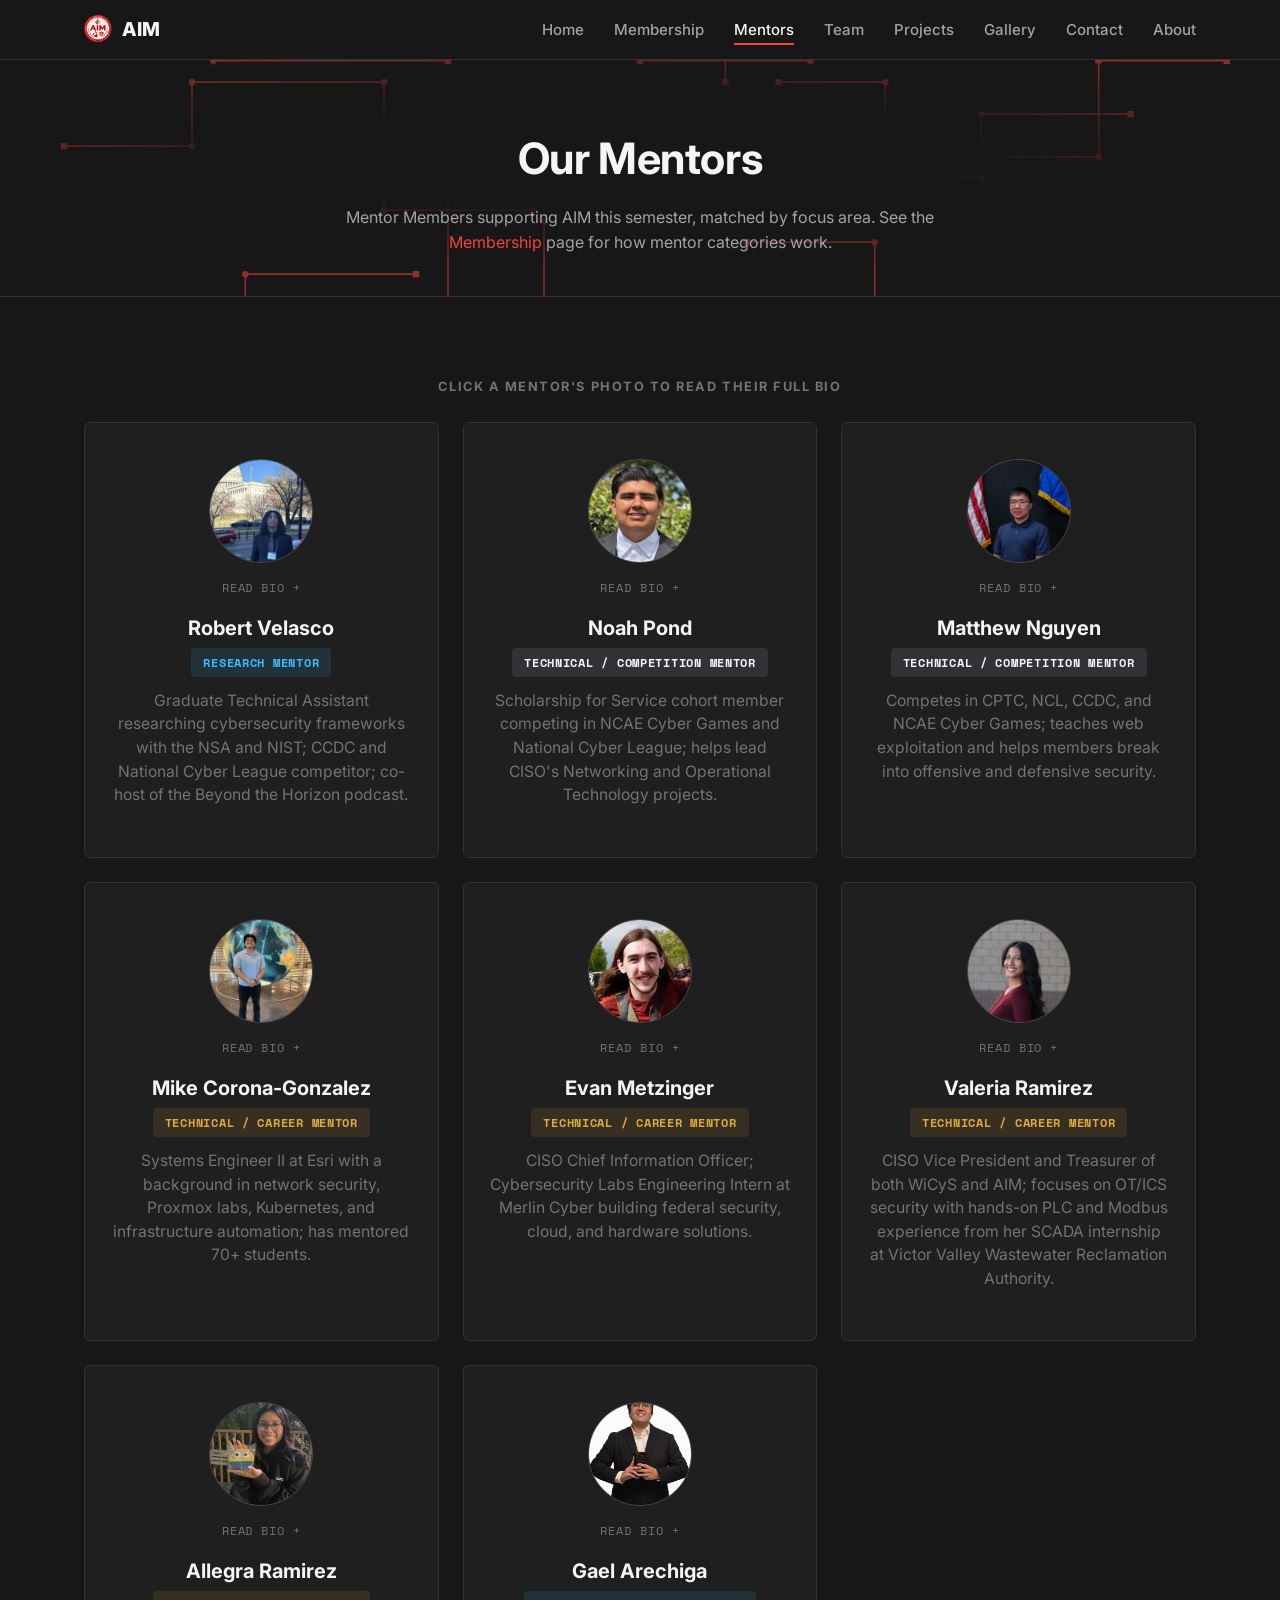
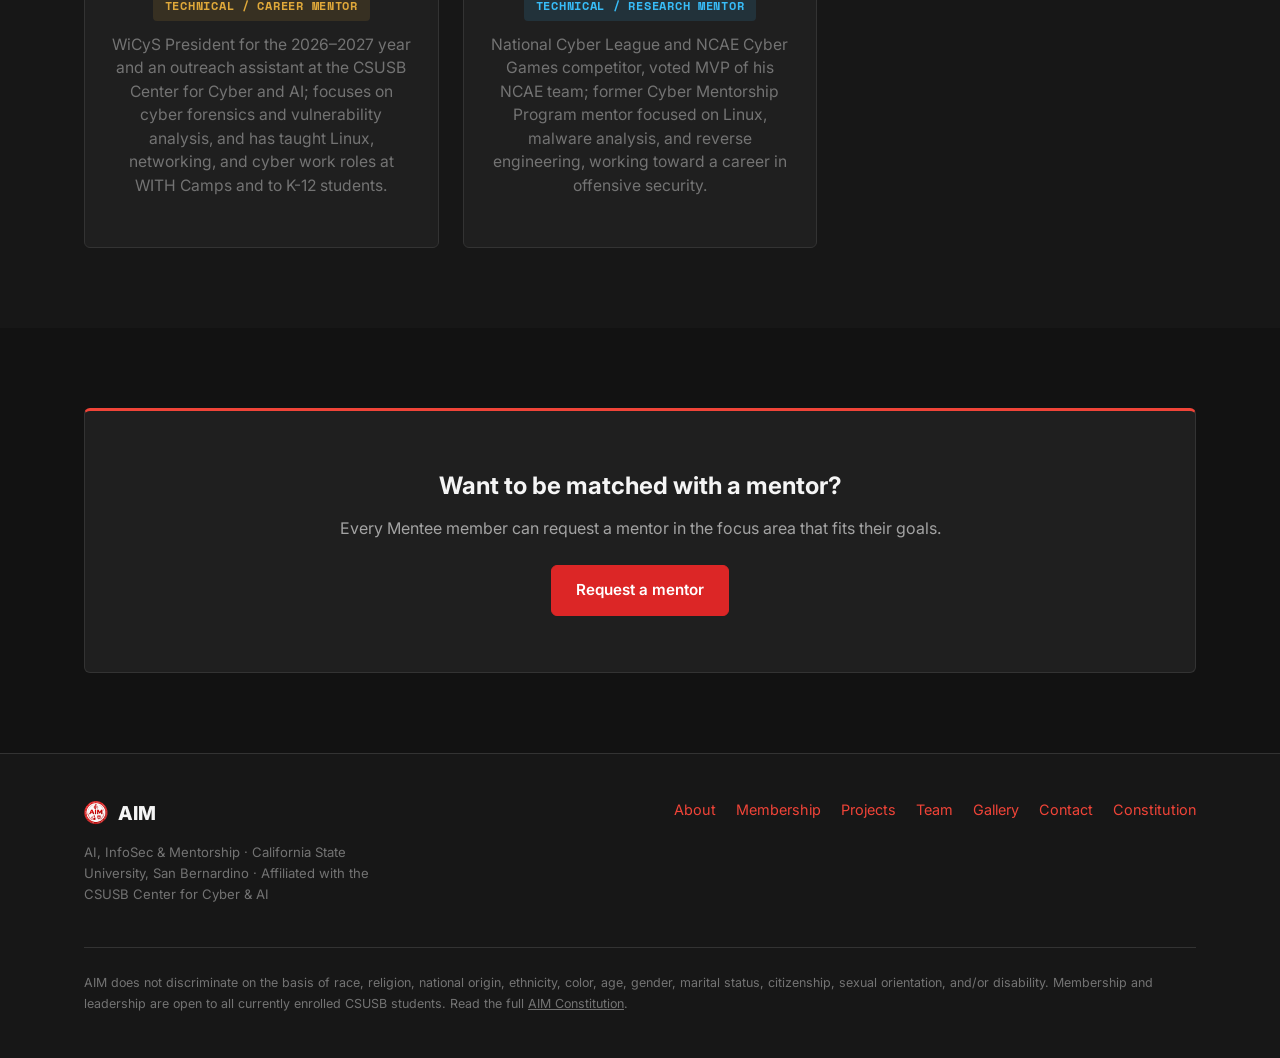
<file: mentors.html>
<!DOCTYPE html>
<html lang="en">
<head>
  <meta charset="UTF-8">
  <meta name="viewport" content="width=device-width, initial-scale=1.0">
  <title>Mentors | AIM</title>
  <meta name="description" content="Meet this semester's AIM Mentor Members across Technical, Competition, Framework, Career, Research, and General focus areas.">
  <link rel="icon" href="assets/favicon.png" type="image/png">
  <link rel="preconnect" href="https://fonts.googleapis.com">
  <link rel="preconnect" href="https://fonts.gstatic.com" crossorigin>
  <link href="https://fonts.googleapis.com/css2?family=Inter:wght@400;500;600;700;800&family=Space+Mono:wght@400;700&display=swap" rel="stylesheet">
  <link rel="stylesheet" href="css/styles.css">
</head>
<body>
  <header class="site-header">
    <nav class="nav">
      <a href="index.html" class="brand">
        <span class="brand-mark"><img src="assets/images/logo-180.png" alt="" width="28" height="28"></span>
        AIM
      </a>
      <ul class="nav-links">
        <li><a href="index.html">Home</a></li>
        <li><a href="membership.html">Membership</a></li>
        <li><a href="mentors.html" class="active">Mentors</a></li>
        <li><a href="team.html">Team</a></li>
        <li><a href="events.html">Projects</a></li>
        <li><a href="gallery.html">Gallery</a></li>
        <li><a href="contact.html">Contact</a></li>
        <li><a href="about.html">About</a></li>
      </ul>
      <button class="nav-toggle" aria-label="Toggle navigation" aria-expanded="false">
        <span></span><span></span><span></span>
      </button>
    </nav>
  </header>

  <main>
    <section class="page-header">
      <div class="circuit-bg" aria-hidden="true">
        <svg viewBox="0 0 1200 500" preserveAspectRatio="xMidYMid slice">
          <path d="M40 60 L200 60 L200 140 L420 140" />
          <path d="M60 220 L180 220 L180 160 L360 160 L360 280 L500 280" />
          <path d="M900 40 L760 40 L760 140 L600 140" />
          <path d="M1150 140 L1030 140 L1030 230 L830 230 L830 160 L730 160" />
          <path d="M30 380 L230 380 L230 340 L390 340" />
          <path d="M1000 400 L820 400 L820 310 L700 310" />
          <path d="M500 30 L500 100 L680 100 L680 160" />
          <path d="M650 460 L650 380 L510 380 L510 290" />
          <path d="M300 450 L300 390 L420 390 L420 250 L510 250" />
          <path d="M820 250 L920 250 L920 190 L1060 190" />
          <rect x="37" y="57" width="6" height="6" />
          <rect x="417" y="137" width="6" height="6" />
          <rect x="57" y="217" width="6" height="6" />
          <rect x="497" y="277" width="6" height="6" />
          <rect x="897" y="37" width="6" height="6" />
          <rect x="597" y="137" width="6" height="6" />
          <rect x="1147" y="137" width="6" height="6" />
          <rect x="727" y="157" width="6" height="6" />
          <rect x="27" y="377" width="6" height="6" />
          <rect x="387" y="337" width="6" height="6" />
          <rect x="997" y="397" width="6" height="6" />
          <rect x="697" y="307" width="6" height="6" />
          <rect x="497" y="27" width="6" height="6" />
          <rect x="677" y="157" width="6" height="6" />
          <rect x="647" y="457" width="6" height="6" />
          <rect x="507" y="287" width="6" height="6" />
          <rect x="297" y="447" width="6" height="6" />
          <rect x="507" y="247" width="6" height="6" />
          <rect x="817" y="247" width="6" height="6" />
          <rect x="1057" y="187" width="6" height="6" />
          <circle cx="200" cy="60" r="3" />
          <circle cx="200" cy="140" r="3" />
          <circle cx="180" cy="220" r="3" />
          <circle cx="180" cy="160" r="3" />
          <circle cx="360" cy="160" r="3" />
          <circle cx="360" cy="280" r="3" />
          <circle cx="760" cy="40" r="3" />
          <circle cx="760" cy="140" r="3" />
          <circle cx="1030" cy="140" r="3" />
          <circle cx="1030" cy="230" r="3" />
          <circle cx="830" cy="230" r="3" />
          <circle cx="830" cy="160" r="3" />
          <circle cx="230" cy="380" r="3" />
          <circle cx="230" cy="340" r="3" />
          <circle cx="820" cy="400" r="3" />
          <circle cx="820" cy="310" r="3" />
          <circle cx="500" cy="100" r="3" />
          <circle cx="680" cy="100" r="3" />
          <circle cx="650" cy="380" r="3" />
          <circle cx="510" cy="380" r="3" />
          <circle cx="300" cy="390" r="3" />
          <circle cx="420" cy="390" r="3" />
          <circle cx="420" cy="250" r="3" />
          <circle cx="920" cy="250" r="3" />
          <circle cx="920" cy="190" r="3" />
        </svg>
      </div>
      <div class="container">
        <h1>Our Mentors</h1>
        <p>Mentor Members supporting AIM this semester, matched by focus area. See the <a href="membership.html">Membership</a> page for how mentor categories work.</p>
      </div>
    </section>

    <section class="section">
      <div class="container">
        <p class="team-section-label reveal">Click a mentor's photo to read their full bio</p>
        <div class="card-grid mentor-grid reveal">

          <div class="card team-card">
            <button class="mentor-photo-btn" aria-expanded="false" aria-controls="bio-robert" aria-label="Show bio for Robert Velasco">
              <div class="avatar"><img src="assets/images/mentors/robert-velasco.jpg" alt="Robert Velasco" loading="lazy"></div>
              <span class="mentor-hint">Read bio +</span>
            </button>
            <h3>Robert Velasco</h3>
            <span class="card-tag ai">Research Mentor</span>
            <p class="role-desc">Graduate Technical Assistant researching cybersecurity frameworks with the NSA and NIST; CCDC and National Cyber League competitor; co-host of the Beyond the Horizon podcast.</p>
            <div class="mentor-bio" id="bio-robert">
              <div class="mentor-bio-inner">
                <p>I am a Graduate Technical Assistant at the Center for Cyber and AI and a Masters student pursuing a M.S. in Information Systems and Technology, Cybersecurity Concentration. I've completed research through the INSuRE course, partnering with the NSA and NIST to compare satellite networks to cybersecurity frameworks and test entropy for random number generators. I've participated in the Collegiate Cyber Defense Competition, with my main focus being policy &amp; SIEM management. Similarly, I've participated in the National Cyber League twice and I look forward to participating again for this upcoming semester!</p>
                <p>I'm also the co-host of the Beyond the Horizon podcast, where we talk about how AI affects differing industries and how important it is to acclimate yourself to it before it's too late. Beyond this, I hold both the CompTIA Security+ and CySA+ and am actively pursuing the Microsoft SC-200 certification and hope to pursue a career in Cybersecurity Analysis / Vulnerability Research!</p>
              </div>
            </div>
          </div>

          <div class="card team-card">
            <button class="mentor-photo-btn" aria-expanded="false" aria-controls="bio-noah" aria-label="Show bio for Noah Pond">
              <div class="avatar"><img src="assets/images/mentors/noah-pond.jpg" alt="Noah Pond" loading="lazy"></div>
              <span class="mentor-hint">Read bio +</span>
            </button>
            <h3>Noah Pond</h3>
            <span class="card-tag competition">Technical / Competition Mentor</span>
            <p class="role-desc">Scholarship for Service cohort member competing in NCAE Cyber Games and National Cyber League; helps lead CISO's Networking and Operational Technology projects.</p>
            <div class="mentor-bio" id="bio-noah">
              <div class="mentor-bio-inner">
                <p>I am an undergrad student pursuing a B.S. in Information Systems and Technology, Cybersecurity Concentration, and I am a part of the new Scholarship for Service cohort. I've participated in NCAE Cyber Games, where I focused on all around help where needed, and I've participated in National Cyber League twice. I look forward to participating in NCL and the Collegiate Penetration Testing Competition this upcoming semester.</p>
                <p>I also help with the current Networking and the new Operational Technology projects going on in CISO. I try to discover and learn different facets of cybersecurity to learn to apply it to my sector of cybersecurity that I'm interested in. I currently hold the CCNA and am actively pursuing the CompTIA Security+ and Anthropic's Claude Certified Architect, and I hope to pursue a career in Network Engineering!</p>
              </div>
            </div>
          </div>

          <div class="card team-card">
            <button class="mentor-photo-btn" aria-expanded="false" aria-controls="bio-matthew" aria-label="Show bio for Matthew Nguyen">
              <div class="avatar"><img src="assets/images/mentors/matthew-nguyen.jpg" alt="Matthew Nguyen" loading="lazy"></div>
              <span class="mentor-hint">Read bio +</span>
            </button>
            <h3>Matthew Nguyen</h3>
            <span class="card-tag competition">Technical / Competition Mentor</span>
            <p class="role-desc">Competes in CPTC, NCL, CCDC, and NCAE Cyber Games; teaches web exploitation and helps members break into offensive and defensive security.</p>
            <div class="mentor-bio" id="bio-matthew">
              <div class="mentor-bio-inner">
                <p>I am an undergraduate student pursuing a B.S. in Information Systems and Technology with a concentration in Cybersecurity. I have participated in several cybersecurity competitions, including the NCAE Cyber Games, Collegiate Penetration Testing Competition (CPTC), National Cyber League (NCL), and Collegiate Cyber Defense Competition (CCDC). Through these experiences, I have gained hands-on experience in areas such as network defense, penetration testing, system administration, and securing services in competitive environments.</p>
                <p>Outside of competitions, I enjoy helping others learn cybersecurity and sharing the knowledge I've gained through my own experiences. I have also helped teach web exploitation and enjoy introducing students to both offensive and defensive security concepts. I currently hold the CompTIA Security+ and Google Cloud Security certifications and am actively pursuing the CompTIA Network+ certification.</p>
                <p>As an AIM mentor, I hope to help others strengthen their technical skills, get involved in cybersecurity competitions, and find opportunities that will help them succeed in the field. My long-term goal is to pursue a career in cybersecurity with a focus on both offensive and defensive security.</p>
              </div>
            </div>
          </div>

          <div class="card team-card">
            <button class="mentor-photo-btn" aria-expanded="false" aria-controls="bio-mike" aria-label="Show bio for Mike Corona-Gonzalez">
              <div class="avatar"><img src="assets/images/mentors/mike-corona-gonzalez.jpg" alt="Mike Corona-Gonzalez" loading="lazy"></div>
              <span class="mentor-hint">Read bio +</span>
            </button>
            <h3>Mike Corona-Gonzalez</h3>
            <span class="card-tag mentorship">Technical / Career Mentor</span>
            <p class="role-desc">Systems Engineer II at Esri with a background in network security, Proxmox labs, Kubernetes, and infrastructure automation; has mentored 70+ students.</p>
            <div class="mentor-bio" id="bio-mike">
              <div class="mentor-bio-inner">
                <p>Mike is a graduate student at CSUSB pursuing a degree in National Cybersecurity Studies. He holds a B.S. in Information Systems and Technology with a Cybersecurity concentration, and an A.S. in Computer Information Systems from Victor Valley College. He currently works as a Systems Engineer II at Esri, with a background spanning network security, system administration, and infrastructure automation, including building Proxmox-based lab environments, deploying Kubernetes (k3s) clusters, and automating infrastructure with Terraform and Ansible. Mike holds RHCSA, SecurityX (CASP+), Security+, and ITF+ certifications, and has mentored 70+ students in cybersecurity fundamentals and hands-on lab training.</p>
              </div>
            </div>
          </div>

          <div class="card team-card">
            <button class="mentor-photo-btn" aria-expanded="false" aria-controls="bio-evan" aria-label="Show bio for Evan Metzinger">
              <div class="avatar"><img src="assets/images/mentors/evan-metzinger.jpg" alt="Evan Metzinger" loading="lazy"></div>
              <span class="mentor-hint">Read bio +</span>
            </button>
            <h3>Evan Metzinger</h3>
            <span class="card-tag mentorship">Technical / Career Mentor</span>
            <p class="role-desc">CISO Chief Information Officer; Cybersecurity Labs Engineering Intern at Merlin Cyber building federal security, cloud, and hardware solutions.</p>
            <div class="mentor-bio" id="bio-evan">
              <div class="mentor-bio-inner">
                <p><strong>Educational Background:</strong> I am currently an undergrad at CSUSB! I am currently working towards my B.S. in Information Systems and Technology with a focus in Cyber, and I am very honored to hold the role of CIO for CISO this year. I also hold an A.S. in Computer Networking and Security Management from Mount San Antonio College, where I was the cyber club president for a year.</p>
                <p><strong>Technical Background:</strong> I have been heavily Linux focused since freshman year of high school, and in the past 2 1/2 years I have been able to put my home grown skills to use professionally. I am very big into creating fully virtualized infrastructure with Proxmox, hardware hacking, building out servers, and researching anything that I find interesting. I love creating capture the flags, and for the past two years I have volunteered my time with SkillsUSA helping out with their CA state cyber competition. This last year I was given the honor of being the competition lead, where I got to build out all the infrastructure for 50+ competitors, and I was very lucky to have the CISO alongside me for challenges!</p>
                <p><strong>Professional Background:</strong> I currently work at Merlin Cyber based out of Virginia, where I am a Cybersecurity Labs Engineering Intern. I design and build out custom security, software, cloud, and hardware solutions for federal government customers (three-letter agencies I'm not at liberty to name). I'm also currently in the process of building out a CTF that will be hosted for our fed clients in September! Before that I worked at Mount San Antonio College as a project specialist where I deployed and maintained a number of FOG (Linux network imaging) servers across the SCE campus. I have also done consulting work, and have spent loads of time in tech support roles at multiple different small shops.</p>
                <p>This is my site for more info on me: <a href="https://biscottibox.cc/" target="_blank" rel="noopener">biscottibox.cc</a></p>
              </div>
            </div>
          </div>

          <div class="card team-card">
            <button class="mentor-photo-btn" aria-expanded="false" aria-controls="bio-valeria" aria-label="Show bio for Valeria Ramirez">
              <div class="avatar"><img src="assets/images/mentors/valeria-ramirez.jpg" alt="Valeria Ramirez" loading="lazy"></div>
              <span class="mentor-hint">Read bio +</span>
            </button>
            <h3>Valeria Ramirez</h3>
            <span class="card-tag mentorship">Technical / Career Mentor</span>
            <p class="role-desc">CISO Vice President and Treasurer of both WiCyS and AIM; focuses on OT/ICS security with hands-on PLC and Modbus experience from her SCADA internship at Victor Valley Wastewater Reclamation Authority.</p>
            <div class="mentor-bio" id="bio-valeria">
              <div class="mentor-bio-inner">
                <p><strong>Educational Background:</strong> I'm currently pursuing my B.S. in Information Systems &amp; Technology with a concentration in Cyber Security at CSUSB, building on an A.S. in Computer Information Science from Victor Valley College. I currently serve as Vice President of CISO and Treasurer of both WiCyS and AIM, where I also mentor. I hope to pursue a career in operational technology security!</p>
                <p><strong>Technical Background:</strong> My focus is Operational Technology (OT) and ICS security: the systems that run water treatment plants, power grids, and other critical infrastructure sectors. I work hands-on with PLCs, OpenPLC, and Modbus, and I'm especially interested in how insecure-by-design industrial protocols can be exploited to manipulate real-world physical processes, and how to detect and defend against that. I also compete regularly, having competed in the National Cyber League twice and NCAE Cyber Games, where I focused on running, configuring, and hardening a PostgreSQL database.</p>
                <p><strong>Professional Background:</strong> I recently completed an internship as a SCADA, ICS, &amp; Cybersecurity Intern at Victor Valley Wastewater Reclamation Authority, where I assessed ICS/SCADA infrastructure, configured zero-trust microsegmentation across OT network segments, and built out RADIUS and CA-based authentication for secure access control. I'm currently a High Road Transfer Student Assistant at the CSUSB Center for Cyber and AI, and I taught OT cybersecurity engineering, including ICS systems and Modbus attack/defense using a water treatment plant simulation, to high schoolers through the WITHCyber Camp.</p>
              </div>
            </div>
          </div>

          <div class="card team-card">
            <button class="mentor-photo-btn" aria-expanded="false" aria-controls="bio-allegra" aria-label="Show bio for Allegra Ramirez">
              <div class="avatar"><img src="assets/images/mentors/allegra-ramirez.png" alt="Allegra Ramirez" loading="lazy"></div>
              <span class="mentor-hint">Read bio +</span>
            </button>
            <h3>Allegra Ramirez</h3>
            <span class="card-tag mentorship">Technical / Career Mentor</span>
            <p class="role-desc">WiCyS President for the 2026&ndash;2027 year and an outreach assistant at the CSUSB Center for Cyber and AI; focuses on cyber forensics and vulnerability analysis, and has taught Linux, networking, and cyber work roles at WITH Camps and to K-12 students.</p>
            <div class="mentor-bio" id="bio-allegra">
              <div class="mentor-bio-inner">
                <p><strong>Educational Background:</strong> I am pursuing my bachelor's in Information Systems and Technology with a focus in Cyber, expected to graduate Spring 2027. I am currently WiCyS President for this academic school year. I am very excited to be a mentor and I really want students to know about all the different things you can do in cyber!</p>
                <p><strong>Technical Background:</strong> I love everything about Cyber. My main focus currently is Cyber Forensics as well as Vulnerability Analyst. I have done previous WITH Camps teaching basic Linux skills, networking, and different types of work roles, as well as doing projects on my own and competing in competitions.</p>
                <p><strong>Professional Background:</strong> I currently work at the Center for Cyber and AI here at CSUSB. I assist in doing outreach for the Center, which includes lots of tabling and lab tours. I have also worked heavily with K-12 students, teaching them about Linux terminal basics and the different work roles in Cyber.</p>
              </div>
            </div>
          </div>

          <div class="card team-card">
            <button class="mentor-photo-btn" aria-expanded="false" aria-controls="bio-gael" aria-label="Show bio for Gael Arechiga">
              <div class="avatar"><img src="assets/images/mentors/gael.png" alt="Gael Arechiga" loading="lazy"></div>
              <span class="mentor-hint">Read bio +</span>
            </button>
            <h3>Gael Arechiga</h3>
            <span class="card-tag ai">Technical / Research Mentor</span>
            <p class="role-desc">National Cyber League and NCAE Cyber Games competitor, voted MVP of his NCAE team; former Cyber Mentorship Program mentor focused on Linux, malware analysis, and reverse engineering, working toward a career in offensive security.</p>
            <div class="mentor-bio" id="bio-gael">
              <div class="mentor-bio-inner">
                <p>I am an undergraduate student pursuing a B.S. in Information Systems and Technology with a concentration in Cybersecurity. I have competed in national-level cybersecurity competitions, including the NCAE Cyber Games and the National Cyber League (NCL), where I was voted MVP of my NCAE team. These experiences have strengthened my skills in offensive security, particularly in Linux environments, malware analysis, and reverse engineering.</p>
                <p>I previously served as a mentor in the Cyber Mentorship Program (CMP), where I helped students build foundational and intermediate skills in cybersecurity. As a mentor, I focus on general Linux skills, malware research, and reverse engineering, guiding learners through hands-on labs, CTF-style challenges, and real-world tooling. I enjoy breaking down complex concepts into approachable steps and helping others grow confidence in offensive security.</p>
                <p>My long-term goal is to build a career in offensive security with a focus on malware analysis and reverse engineering, contributing to threat intelligence, detection evasion research, and advanced adversary emulation. Through mentoring, I hope to help others develop the technical depth and mindset needed to succeed in competitions, internships, and careers in offensive cybersecurity.</p>
              </div>
            </div>
          </div>

        </div>
      </div>
    </section>

    <section class="section section-alt">
      <div class="container">
        <div class="cta-banner reveal">
          <h2>Want to be matched with a mentor?</h2>
          <p>Every Mentee member can request a mentor in the focus area that fits their goals.</p>
          <a href="contact.html" class="btn btn-primary">Request a mentor</a>
        </div>
      </div>
    </section>
  </main>

  <footer class="site-footer">
    <div class="container">
      <div class="footer-inner">
        <div>
          <div class="brand"><span class="brand-mark"><img src="assets/images/logo-180.png" alt="" width="24" height="24"></span> AIM</div>
          <p class="footer-note">AI, InfoSec &amp; Mentorship &middot; California State University, San Bernardino &middot; Affiliated with the CSUSB Center for Cyber &amp; AI</p>
        </div>
        <ul class="footer-links">
          <li><a href="about.html">About</a></li>
          <li><a href="membership.html">Membership</a></li>
          <li><a href="events.html">Projects</a></li>
          <li><a href="team.html">Team</a></li>
          <li><a href="gallery.html">Gallery</a></li>
          <li><a href="contact.html">Contact</a></li>
          <li><a href="constitution.html">Constitution</a></li>
        </ul>
      </div>
      <p class="footer-legal">
        AIM does not discriminate on the basis of race, religion, national origin, ethnicity, color, age, gender,
        marital status, citizenship, sexual orientation, and/or disability. Membership and leadership are open to
        all currently enrolled CSUSB students. Read the full <a href="constitution.html">AIM Constitution</a>.
      </p>
    </div>
  </footer>

  <script src="js/main.js"></script>
</body>
</html>
</file>
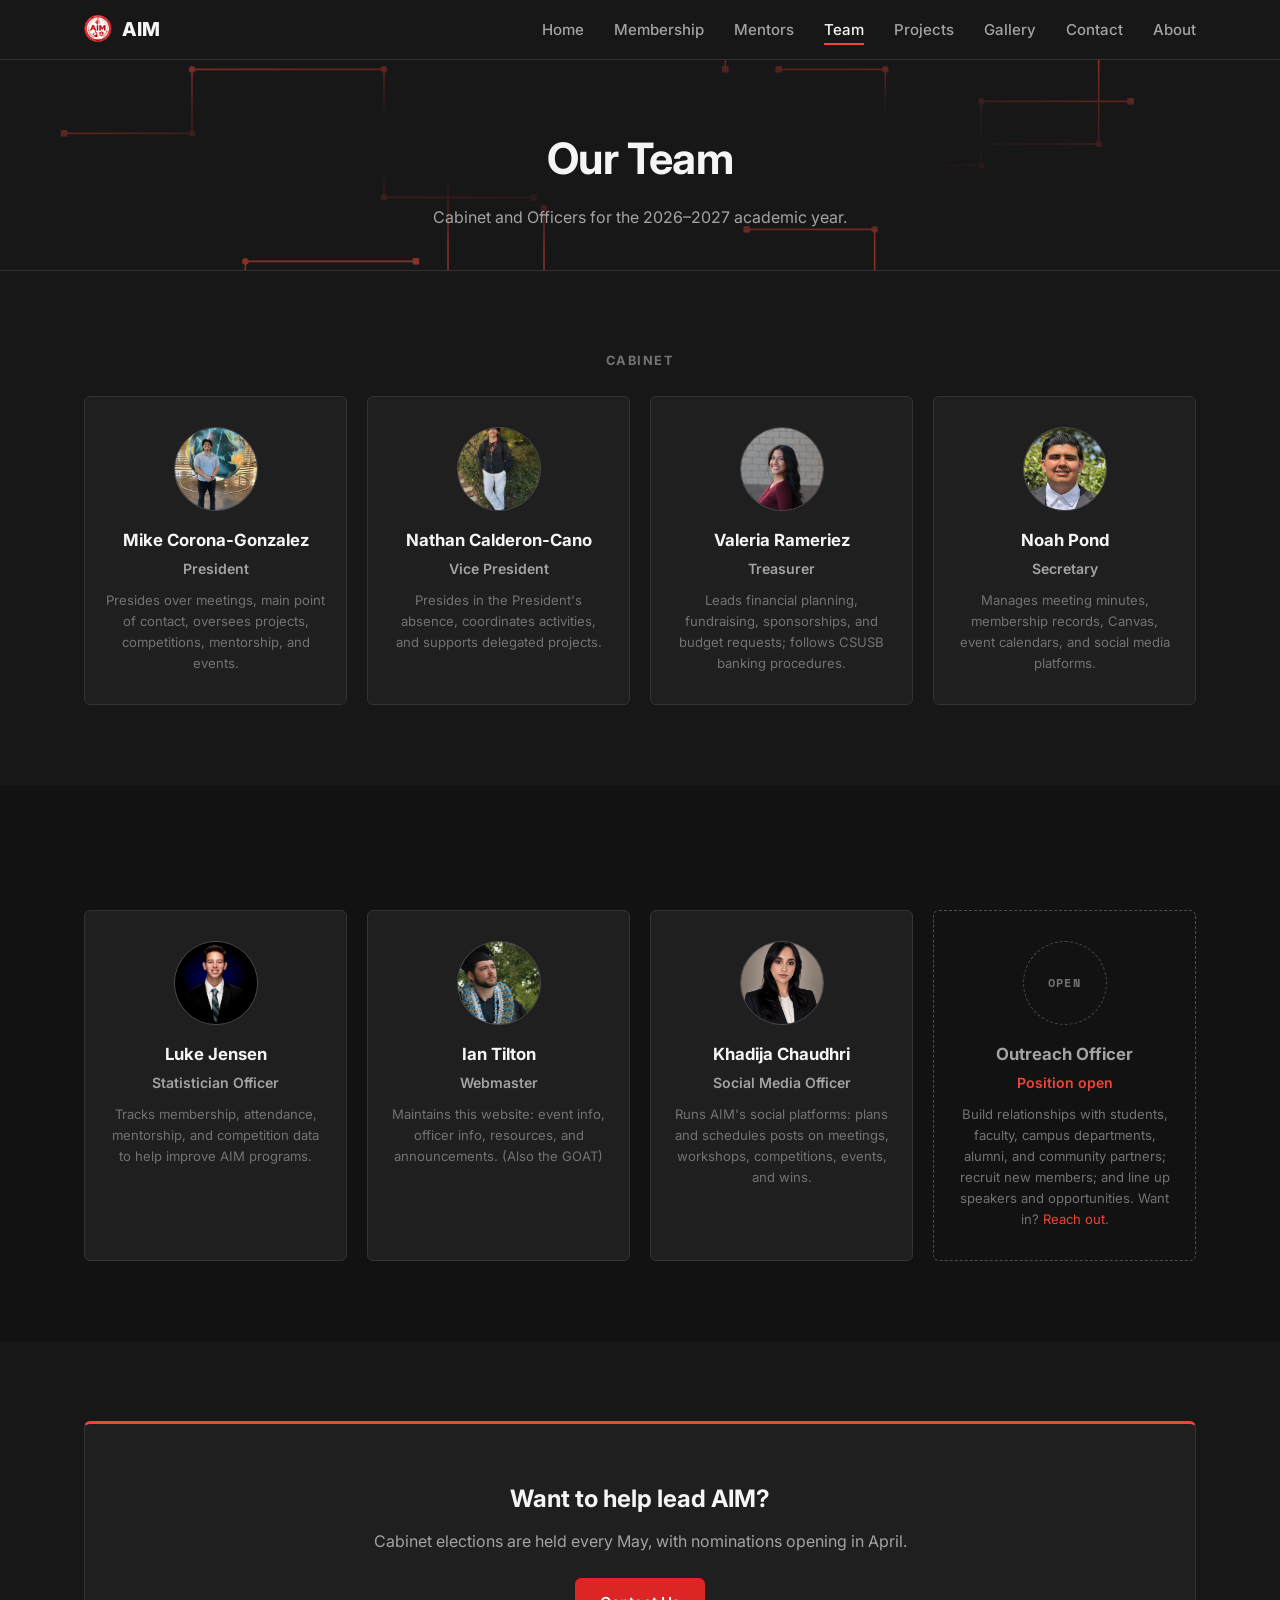
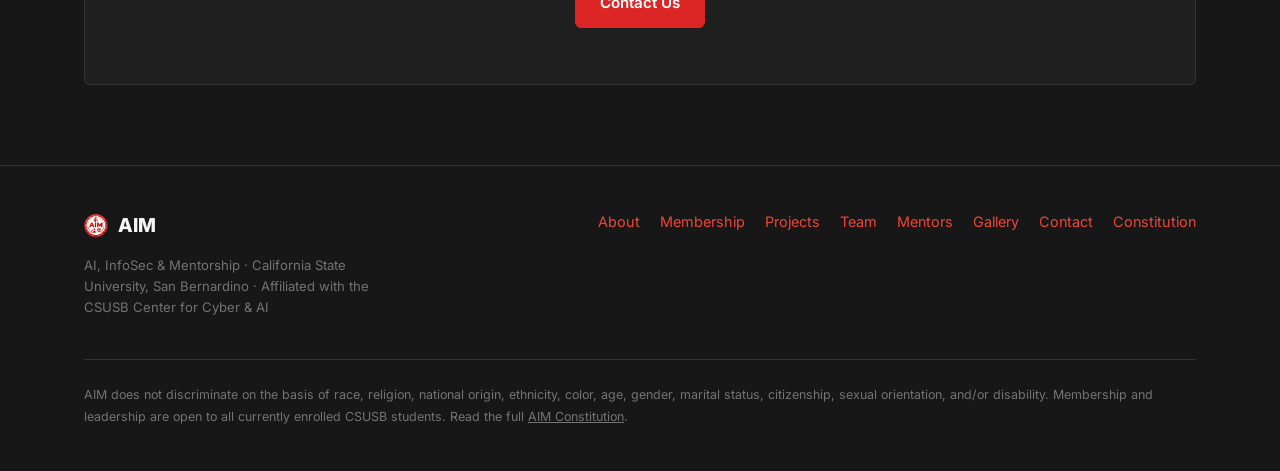
<file: team.html>
<!DOCTYPE html>
<html lang="en">
<head>
  <meta charset="UTF-8">
  <meta name="viewport" content="width=device-width, initial-scale=1.0">
  <title>Team | AIM</title>
  <meta name="description" content="Meet AIM's Cabinet and Officers leading AI, InfoSec, and Mentorship at CSUSB.">
  <link rel="icon" href="assets/favicon.png" type="image/png">
  <link rel="preconnect" href="https://fonts.googleapis.com">
  <link rel="preconnect" href="https://fonts.gstatic.com" crossorigin>
  <link href="https://fonts.googleapis.com/css2?family=Inter:wght@400;500;600;700;800&family=Space+Mono:wght@400;700&display=swap" rel="stylesheet">
  <link rel="stylesheet" href="css/styles.css">
</head>
<body>
  <header class="site-header">
    <nav class="nav">
      <a href="index.html" class="brand">
        <span class="brand-mark"><img src="assets/images/logo-180.png" alt="" width="28" height="28"></span>
        AIM
      </a>
      <ul class="nav-links">
        <li><a href="index.html">Home</a></li>
        <li><a href="membership.html">Membership</a></li>
        <li><a href="mentors.html">Mentors</a></li>
        <li><a href="team.html" class="active">Team</a></li>
        <li><a href="events.html">Projects</a></li>
        <li><a href="gallery.html">Gallery</a></li>
        <li><a href="contact.html">Contact</a></li>
        <li><a href="about.html">About</a></li>
      </ul>
      <button class="nav-toggle" aria-label="Toggle navigation" aria-expanded="false">
        <span></span><span></span><span></span>
      </button>
    </nav>
  </header>

  <main>
    <section class="page-header">
      <div class="circuit-bg" aria-hidden="true">
        <svg viewBox="0 0 1200 500" preserveAspectRatio="xMidYMid slice">
          <path d="M40 60 L200 60 L200 140 L420 140" />
          <path d="M60 220 L180 220 L180 160 L360 160 L360 280 L500 280" />
          <path d="M900 40 L760 40 L760 140 L600 140" />
          <path d="M1150 140 L1030 140 L1030 230 L830 230 L830 160 L730 160" />
          <path d="M30 380 L230 380 L230 340 L390 340" />
          <path d="M1000 400 L820 400 L820 310 L700 310" />
          <path d="M500 30 L500 100 L680 100 L680 160" />
          <path d="M650 460 L650 380 L510 380 L510 290" />
          <path d="M300 450 L300 390 L420 390 L420 250 L510 250" />
          <path d="M820 250 L920 250 L920 190 L1060 190" />
          <rect x="37" y="57" width="6" height="6" />
          <rect x="417" y="137" width="6" height="6" />
          <rect x="57" y="217" width="6" height="6" />
          <rect x="497" y="277" width="6" height="6" />
          <rect x="897" y="37" width="6" height="6" />
          <rect x="597" y="137" width="6" height="6" />
          <rect x="1147" y="137" width="6" height="6" />
          <rect x="727" y="157" width="6" height="6" />
          <rect x="27" y="377" width="6" height="6" />
          <rect x="387" y="337" width="6" height="6" />
          <rect x="997" y="397" width="6" height="6" />
          <rect x="697" y="307" width="6" height="6" />
          <rect x="497" y="27" width="6" height="6" />
          <rect x="677" y="157" width="6" height="6" />
          <rect x="647" y="457" width="6" height="6" />
          <rect x="507" y="287" width="6" height="6" />
          <rect x="297" y="447" width="6" height="6" />
          <rect x="507" y="247" width="6" height="6" />
          <rect x="817" y="247" width="6" height="6" />
          <rect x="1057" y="187" width="6" height="6" />
          <circle cx="200" cy="60" r="3" />
          <circle cx="200" cy="140" r="3" />
          <circle cx="180" cy="220" r="3" />
          <circle cx="180" cy="160" r="3" />
          <circle cx="360" cy="160" r="3" />
          <circle cx="360" cy="280" r="3" />
          <circle cx="760" cy="40" r="3" />
          <circle cx="760" cy="140" r="3" />
          <circle cx="1030" cy="140" r="3" />
          <circle cx="1030" cy="230" r="3" />
          <circle cx="830" cy="230" r="3" />
          <circle cx="830" cy="160" r="3" />
          <circle cx="230" cy="380" r="3" />
          <circle cx="230" cy="340" r="3" />
          <circle cx="820" cy="400" r="3" />
          <circle cx="820" cy="310" r="3" />
          <circle cx="500" cy="100" r="3" />
          <circle cx="680" cy="100" r="3" />
          <circle cx="650" cy="380" r="3" />
          <circle cx="510" cy="380" r="3" />
          <circle cx="300" cy="390" r="3" />
          <circle cx="420" cy="390" r="3" />
          <circle cx="420" cy="250" r="3" />
          <circle cx="920" cy="250" r="3" />
          <circle cx="920" cy="190" r="3" />
        </svg>
      </div>
      <div class="container">
        <h1>Our Team</h1>
        <p>Cabinet and Officers for the 2026&ndash;2027 academic year.</p>
      </div>
    </section>

    <section class="section">
      <div class="container">
        <p class="team-section-label reveal">Cabinet</p>
        <div class="card-grid reveal">
          <div class="card team-card">
            <div class="avatar"><img src="assets/images/mentors/mike-corona-gonzalez.jpg" alt="Mike Corona-Gonzalez" loading="lazy"></div>
            <h3>Mike Corona-Gonzalez</h3>
            <p class="role">President</p>
            <p class="role-desc">Presides over meetings, main point of contact, oversees projects, competitions, mentorship, and events.</p>
          </div>
          <div class="card team-card">
            <div class="avatar"><img src="assets/images/mentors/nathan-calderon-cano.png" alt="Nathan Calderon-Cano" loading="lazy"></div>
            <h3>Nathan Calderon-Cano</h3>
            <p class="role">Vice President</p>
            <p class="role-desc">Presides in the President's absence, coordinates activities, and supports delegated projects.</p>
          </div>
          <div class="card team-card">
            <div class="avatar"><img src="assets/images/mentors/valeria-ramirez.jpg" alt="Valeria Rameriez" loading="lazy"></div>
            <h3>Valeria Rameriez</h3>
            <p class="role">Treasurer</p>
            <p class="role-desc">Leads financial planning, fundraising, sponsorships, and budget requests; follows CSUSB banking procedures.</p>
          </div>
          <div class="card team-card">
            <div class="avatar"><img src="assets/images/mentors/noah-pond.jpg" alt="Noah Pond" loading="lazy"></div>
            <h3>Noah Pond</h3>
            <p class="role">Secretary</p>
            <p class="role-desc">Manages meeting minutes, membership records, Canvas, event calendars, and social media platforms.</p>
          </div>
        </div>
      </div>
    </section>

    <section class="section section-alt">
      <div class="container">
        <p class="team-section-label reveal">Officers</p>
        <div class="card-grid reveal">
          <div class="card team-card">
            <div class="avatar"><img src="assets/images/mentors/luke-jensen.png" alt="Luke Jensen" loading="lazy"></div>
            <h3>Luke Jensen</h3>
            <p class="role">Statistician Officer</p>
            <p class="role-desc">Tracks membership, attendance, mentorship, and competition data to help improve AIM programs.</p>
          </div>
          <div class="card team-card">
            <div class="avatar"><img src="assets/images/mentors/ian-tilton.jpg" alt="Ian Tilton" loading="lazy"></div>
            <h3>Ian Tilton</h3>
            <p class="role">Webmaster</p>
            <p class="role-desc">Maintains this website: event info, officer info, resources, and announcements. (Also the GOAT)</p>
          </div>
          <div class="card team-card">
            <div class="avatar"><img src="assets/images/mentors/khadija-chaudhri.png" alt="Khadija Chaudhri" loading="lazy"></div>
            <h3>Khadija Chaudhri</h3>
            <p class="role">Social Media Officer</p>
            <p class="role-desc">Runs AIM's social platforms: plans and schedules posts on meetings, workshops, competitions, events, and wins.</p>
          </div>
          <div class="card team-card team-card--open">
            <div class="avatar">Open</div>
            <h3>Outreach Officer</h3>
            <p class="role">Position open</p>
            <p class="role-desc">Build relationships with students, faculty, campus departments, alumni, and community partners; recruit new members; and line up speakers and opportunities. Want in? <a href="contact.html">Reach out</a>.</p>
          </div>
        </div>
      </div>
    </section>

    <section class="section">
      <div class="container">
        <div class="cta-banner reveal">
          <h2>Want to help lead AIM?</h2>
          <p>Cabinet elections are held every May, with nominations opening in April.</p>
          <a href="contact.html" class="btn btn-primary">Contact Us</a>
        </div>
      </div>
    </section>
  </main>

  <footer class="site-footer">
    <div class="container">
      <div class="footer-inner">
        <div>
          <div class="brand"><span class="brand-mark"><img src="assets/images/logo-180.png" alt="" width="24" height="24"></span> AIM</div>
          <p class="footer-note">AI, InfoSec &amp; Mentorship &middot; California State University, San Bernardino &middot; Affiliated with the CSUSB Center for Cyber &amp; AI</p>
        </div>
        <ul class="footer-links">
          <li><a href="about.html">About</a></li>
          <li><a href="membership.html">Membership</a></li>
          <li><a href="events.html">Projects</a></li>
          <li><a href="team.html">Team</a></li>
          <li><a href="mentors.html">Mentors</a></li>
          <li><a href="gallery.html">Gallery</a></li>
          <li><a href="contact.html">Contact</a></li>
          <li><a href="constitution.html">Constitution</a></li>
        </ul>
      </div>
      <p class="footer-legal">
        AIM does not discriminate on the basis of race, religion, national origin, ethnicity, color, age, gender,
        marital status, citizenship, sexual orientation, and/or disability. Membership and leadership are open to
        all currently enrolled CSUSB students. Read the full <a href="constitution.html">AIM Constitution</a>.
      </p>
    </div>
  </footer>

  <script src="js/main.js"></script>
</body>
</html>
</file>
<file: css/styles.css>
/* ===== AIM Club - shared styles ===== */

:root {
  --bg: #171717;
  --bg-alt: #121212;
  --surface: #1f1f1f;
  --surface-solid: #1f1f1f;
  --border: #333333;
  --border-strong: #4d4d4d;
  --text: #F5F5F5;
  --text-muted: #a3a3a3;
  --text-dim: #737373;

  --ai: #38BDF8;
  --infosec: #F04438;
  --mentorship: #E0A93A;

  --accent: #F04438;
  --accent-dark: #DC2626;
  --accent-darker: #B91C1C;
  --destructive: #DC2626;

  --radius: 6px;
  --radius-sm: 4px;
  --max-width: 1160px;

  --font-mono: "Space Mono", ui-monospace, SFMono-Regular, Menlo, Monaco, Consolas, "Liberation Mono", monospace;
  --font-body: "Inter", "Segoe UI", system-ui, -apple-system, Roboto, Helvetica, Arial, sans-serif;
}

* { box-sizing: border-box; }

html { scroll-behavior: smooth; }

body {
  margin: 0;
  background: var(--bg);
  color: var(--text);
  font-family: var(--font-body);
  line-height: 1.6;
  -webkit-font-smoothing: antialiased;
}

img { max-width: 100%; display: block; }

a { color: var(--accent); text-decoration: none; }
a:hover { text-decoration: underline; }

.container {
  max-width: var(--max-width);
  margin: 0 auto;
  padding: 0 24px;
}

/* ===== Header / Nav ===== */
.site-header {
  position: sticky;
  top: 0;
  z-index: 50;
  background: var(--bg);
  border-bottom: 1px solid var(--border);
}

.nav {
  display: flex;
  align-items: center;
  justify-content: space-between;
  padding: 14px 24px;
  max-width: var(--max-width);
  margin: 0 auto;
}

.brand {
  display: flex;
  align-items: center;
  gap: 10px;
  font-weight: 800;
  font-size: 1.2rem;
  letter-spacing: 0.01em;
  color: var(--text);
}

.brand:hover { text-decoration: none; }

.brand-mark {
  display: flex;
  align-items: center;
}

.nav-links {
  display: flex;
  gap: 30px;
  list-style: none;
  margin: 0;
  padding: 0;
}

.nav-links a {
  color: var(--text-muted);
  font-weight: 500;
  font-size: 0.94rem;
  position: relative;
  padding-bottom: 4px;
  transition: color 0.15s ease;
}

.nav-links a::after {
  content: "";
  position: absolute;
  left: 0;
  right: 100%;
  bottom: -2px;
  height: 2px;
  background: var(--accent);
  transition: right 0.2s ease;
}

.nav-links a:hover,
.nav-links a.active {
  color: var(--text);
  text-decoration: none;
}

.nav-links a:hover::after,
.nav-links a.active::after { right: 0; }

.nav-toggle {
  display: none;
  flex-direction: column;
  gap: 5px;
  background: none;
  border: none;
  cursor: pointer;
  padding: 6px;
}

.nav-toggle span {
  width: 22px;
  height: 2px;
  background: var(--text);
  display: block;
}

@media (max-width: 860px) {
  .nav-toggle { display: flex; }

  .nav-links {
    position: absolute;
    top: 100%;
    left: 0;
    right: 0;
    background: var(--bg);
    border-bottom: 1px solid var(--border);
    flex-direction: column;
    gap: 0;
    max-height: 0;
    overflow: hidden;
    transition: max-height 0.25s ease;
  }

  .nav-links.open { max-height: 400px; }

  .nav-links li { border-top: 1px solid var(--border); }

  .nav-links a { display: block; padding: 14px 24px; }
  .nav-links a::after { display: none; }
}

/* ===== Buttons ===== */
.btn {
  display: inline-block;
  padding: 12px 24px;
  border-radius: var(--radius);
  font-weight: 600;
  font-size: 0.95rem;
  border: 1px solid transparent;
  cursor: pointer;
  transition: background 0.15s ease, border-color 0.15s ease, color 0.15s ease;
}

.btn:hover { text-decoration: none; }

.btn-primary {
  background: var(--accent-dark);
  color: #FFFFFF;
  border-color: var(--accent-dark);
}

.btn-primary:hover { background: var(--accent-darker); border-color: var(--accent-darker); }

.btn-outline {
  background: transparent;
  border-color: var(--border-strong);
  color: var(--text);
}

.btn-outline:hover { border-color: var(--accent); color: var(--accent); }

/* ===== Hero ===== */
.hero {
  position: relative;
  padding: 96px 0 72px;
  text-align: center;
  border-bottom: 1px solid var(--border);
}

/* Circuit-board trace graphic, used at the top of every page. Etched lines, no glow, one-time draw-in. */
.circuit-bg {
  position: absolute;
  inset: 0;
  z-index: -1;
  overflow: hidden;
  mask-image: radial-gradient(ellipse 70% 60% at 50% 40%, transparent 35%, black 85%);
  -webkit-mask-image: radial-gradient(ellipse 70% 60% at 50% 40%, transparent 35%, black 85%);
}

.circuit-bg svg {
  width: 100%;
  height: 100%;
  opacity: 0.55;
}

.circuit-bg path {
  fill: none;
  stroke: var(--accent);
  stroke-width: 1.5;
  stroke-dasharray: 1400;
  stroke-dashoffset: 1400;
  animation: trace-draw 2.4s ease-out forwards;
}

.circuit-bg rect,
.circuit-bg circle {
  fill: var(--accent);
  opacity: 0;
  animation: pad-fade-in 0.6s ease-out 1.8s forwards;
}

@keyframes trace-draw {
  to { stroke-dashoffset: 0; }
}

@keyframes pad-fade-in {
  to { opacity: 1; }
}

@media (prefers-reduced-motion: reduce) {
  .circuit-bg path { stroke-dashoffset: 0; animation: none; }
  .circuit-bg rect, .circuit-bg circle { opacity: 1; animation: none; }
}

.hero .eyebrow {
  display: inline-flex;
  align-items: center;
  gap: 8px;
  font-family: var(--font-mono);
  color: var(--text-muted);
  text-transform: uppercase;
  letter-spacing: 0.14em;
  font-size: 0.78rem;
  font-weight: 700;
  margin-bottom: 20px;
  padding: 6px 14px;
  border: 1px solid var(--border);
  border-radius: var(--radius-sm);
}

.hero .eyebrow::before {
  content: "//";
  color: var(--accent);
}

.hero h1 {
  font-size: clamp(2.4rem, 5.5vw, 3.8rem);
  margin: 0 0 20px;
  line-height: 1.12;
  letter-spacing: -0.01em;
}

.hero .accent-ai { color: var(--ai); }
.hero .accent-infosec { color: var(--infosec); }
.hero .accent-mentorship { color: var(--mentorship); }

.hero p.lead {
  color: var(--text-muted);
  font-size: 1.15rem;
  max-width: 660px;
  margin: 0 auto 36px;
}

.hero-actions {
  display: flex;
  gap: 16px;
  justify-content: center;
  flex-wrap: wrap;
}

/* ===== Badge strip (affiliation / frameworks / competitions) ===== */
.badge-strip {
  display: flex;
  flex-wrap: wrap;
  justify-content: center;
  gap: 12px;
  margin-top: 40px;
}

.badge {
  display: inline-flex;
  align-items: center;
  gap: 8px;
  padding: 8px 14px;
  border-radius: var(--radius-sm);
  background: var(--surface);
  border: 1px solid var(--border);
  font-family: var(--font-mono);
  font-size: 0.8rem;
  color: var(--text-muted);
}

.badge svg { width: 14px; height: 14px; stroke: var(--accent); flex-shrink: 0; }
.badge strong { color: var(--text); font-weight: 600; }

/* ===== Section ===== */
.section {
  padding: 80px 0;
}

.section-alt { background: var(--bg-alt); }

.section-header {
  text-align: center;
  max-width: 680px;
  margin: 0 auto 52px;
}

.section-header h2 {
  font-size: clamp(1.7rem, 3vw, 2.3rem);
  margin: 0 0 12px;
  letter-spacing: -0.01em;
}

.section-header p { color: var(--text-muted); margin: 0; }

/* ===== Pillar cards ===== */
.pillars {
  display: grid;
  grid-template-columns: repeat(3, 1fr);
  gap: 24px;
}

@media (max-width: 800px) {
  .pillars { grid-template-columns: 1fr; }
}

.pillar-card {
  position: relative;
  background: var(--surface);
  border: 1px solid var(--border);
  border-top: 3px solid var(--pillar-color, var(--accent));
  border-radius: var(--radius);
  padding: 28px;
  transition: border-color 0.15s ease;
}

.pillar-card:hover { border-color: var(--border-strong); border-top-color: var(--pillar-color, var(--accent)); }

.pillar-card.ai { --pillar-color: var(--ai); }
.pillar-card.infosec { --pillar-color: var(--infosec); }
.pillar-card.mentorship { --pillar-color: var(--mentorship); }

.pillar-icon {
  width: 36px;
  height: 36px;
  margin-bottom: 16px;
  color: var(--pillar-color, var(--accent));
}

.pillar-icon svg { width: 100%; height: 100%; stroke: currentColor; fill: none; stroke-width: 1.5; }

.pillar-card h3 { margin: 0 0 10px; }
.pillar-card p { color: var(--text-muted); margin: 0; }

/* ===== Competitions / frameworks strip ===== */
.chip-row {
  display: flex;
  flex-wrap: wrap;
  gap: 10px;
  justify-content: center;
}

.chip {
  padding: 9px 16px;
  border-radius: var(--radius-sm);
  background: var(--surface);
  border: 1px solid var(--border);
  font-family: var(--font-mono);
  font-size: 0.82rem;
  font-weight: 700;
  color: var(--text);
  transition: border-color 0.15s ease;
}

.chip:hover { border-color: var(--accent); }

/* ===== Cards grid (events / team) ===== */
.card-grid {
  display: grid;
  grid-template-columns: repeat(auto-fit, minmax(260px, 1fr));
  gap: 20px;
}

.card {
  background: var(--surface);
  border: 1px solid var(--border);
  border-radius: var(--radius);
  overflow: hidden;
  transition: border-color 0.15s ease;
}

.card:hover { border-color: var(--border-strong); }

.card-body { padding: 22px; }

.card-tag {
  display: inline-block;
  font-family: var(--font-mono);
  font-size: 0.68rem;
  font-weight: 700;
  text-transform: uppercase;
  letter-spacing: 0.06em;
  padding: 4px 10px;
  border-radius: var(--radius-sm);
  margin-bottom: 12px;
}

.card-tag.ai { background: rgba(56, 189, 248, 0.12); color: var(--ai); }
.card-tag.infosec { background: rgba(240, 68, 56, 0.12); color: var(--infosec); }
.card-tag.mentorship { background: rgba(224, 169, 58, 0.12); color: var(--mentorship); }
.card-tag.competition { background: rgba(148, 163, 184, 0.14); color: var(--text); }
.card-tag.neutral { background: rgba(148, 163, 184, 0.1); color: var(--text-muted); }

.card h3 { margin: 0 0 8px; font-size: 1.1rem; }
.card h3 a { color: var(--text); text-decoration: none; }
.card h3 a:hover { color: var(--accent); text-decoration: underline; }
.card .meta { color: var(--text-muted); font-size: 0.85rem; margin: 0 0 10px; }
.card p.desc { color: var(--text-muted); margin: 0; font-size: 0.92rem; }

/* ===== Weekly project schedule ===== */
.page-header--slim { padding: 22px 0 12px; }

.week-schedule { position: relative; padding: 10px 0 56px; }

.week-inner {
  position: relative;
  z-index: 1;
  max-width: var(--max-width);
  margin: 0 auto;
  padding: 0 24px;
}

.week-lede {
  margin: 4px 0 14px;
  max-width: 640px;
  color: var(--text-muted);
  font-size: 0.92rem;
}

/* per-day accent colours */
.d1 { --c: #38BDF8; }
.d2 { --c: #A78BFA; }
.d3 { --c: #34D399; }
.d4 { --c: #F472B6; }
.d5 { --c: #FB923C; }

.week-legend {
  display: flex;
  flex-wrap: wrap;
  align-items: center;
  gap: 8px 14px;
  margin: 0 0 18px;
  font-family: var(--font-mono);
  font-size: 0.72rem;
  color: var(--text-muted);
}

.week-legend-item { display: inline-flex; align-items: center; gap: 7px; }
.week-legend .pill-amber { width: 18px; height: 10px; border-radius: 3px; background: rgba(224, 169, 58, 0.85); flex: none; }
.week-legend-sep { width: 1px; height: 13px; background: var(--border-strong); }

/* week columns */
.wk {
  display: grid;
  grid-template-columns: repeat(5, minmax(0, 1fr));
  gap: 14px;
  align-items: start;
}

.wk-col {
  display: flex;
  flex-direction: column;
  gap: 10px;
  padding: 12px;
  border-radius: 12px;
  border: 1px solid var(--border);
  background: var(--surface);
  background:
    linear-gradient(180deg, color-mix(in srgb, var(--c) 9%, transparent), transparent 60%),
    var(--bg-alt);
  transition: box-shadow 0.2s ease, border-color 0.2s ease;
}

.wk-col.is-today {
  border-color: color-mix(in srgb, var(--c) 60%, var(--border));
  box-shadow: 0 0 0 1px var(--c), 0 10px 30px color-mix(in srgb, var(--c) 22%, transparent);
}

.wk-head {
  display: flex;
  align-items: center;
  gap: 8px;
  padding-bottom: 9px;
  border-bottom: 2px solid var(--c);
  font-family: var(--font-mono);
  font-weight: 700;
  font-size: 0.82rem;
  text-transform: uppercase;
  letter-spacing: 0.14em;
  color: var(--c);
}

.wk-head.is-today::after {
  content: "Today";
  padding: 2px 7px;
  border-radius: 999px;
  background: var(--c);
  color: #0b0b0b;
  font-size: 0.58rem;
  letter-spacing: 0.06em;
}

.wk-card {
  position: relative;
  display: flex;
  flex-direction: column;
  gap: 3px;
  padding: 10px 11px;
  border-radius: 8px;
  overflow: hidden;
  background: var(--surface);
  background: color-mix(in srgb, var(--c) 13%, var(--surface));
  border: 1px solid var(--border-strong);
  border: 1px solid color-mix(in srgb, var(--c) 34%, var(--border));
  border-left: 3px solid var(--c);
  transition: transform 0.14s ease, box-shadow 0.14s ease;
}

.wk-card::after {
  content: "";
  position: absolute;
  right: -26px;
  top: -26px;
  width: 66px;
  height: 66px;
  pointer-events: none;
  background: radial-gradient(circle, color-mix(in srgb, var(--c) 38%, transparent), transparent 70%);
}

.wk-card:hover {
  transform: translateY(-2px);
  box-shadow: 0 10px 24px color-mix(in srgb, var(--c) 26%, transparent);
}

.wk-t {
  font-family: var(--font-mono);
  font-size: 0.7rem;
  letter-spacing: 0.01em;
  color: var(--text-muted);
  color: color-mix(in srgb, var(--c) 42%, var(--text));
}

.wk-n { font-weight: 700; font-size: 0.9rem; line-height: 1.28; }
.wk-sub { font-family: var(--font-mono); font-size: 0.68rem; color: var(--text-dim); }
.wk-lead {
  display: flex;
  align-items: flex-start;
  gap: 5px;
  margin-top: 3px;
  padding-top: 6px;
  border-top: 1px dashed color-mix(in srgb, var(--c) 32%, var(--border));
  font-size: 0.74rem;
  line-height: 1.35;
  color: var(--text-muted);
}
.wk-lead svg {
  flex: none;
  width: 12px;
  height: 12px;
  margin-top: 2px;
  color: color-mix(in srgb, var(--c) 60%, var(--text-dim));
}

.schedule-until {
  align-self: flex-start;
  margin: 4px 0 0;
  padding: 2px 7px;
  border-radius: var(--radius-sm);
  font-family: var(--font-mono);
  font-size: 0.62rem;
  font-weight: 700;
  text-transform: uppercase;
  letter-spacing: 0.04em;
  color: var(--mentorship);
  background: rgba(224, 169, 58, 0.14);
  white-space: nowrap;
}

.week-foot {
  margin: 22px 0 0;
  font-size: 0.82rem;
  color: var(--text-dim);
}

@media (max-width: 1024px) {
  .wk { grid-template-columns: repeat(3, minmax(0, 1fr)); }
}

@media (max-width: 640px) {
  .wk { grid-template-columns: 1fr; gap: 12px; }
  .wk-col { gap: 8px; }
}

/* ===== Gallery ===== */
.gallery-grid {
  display: grid;
  grid-template-columns: repeat(auto-fill, minmax(220px, 1fr));
  gap: 16px;
}

.gallery-grid img {
  width: 100%;
  aspect-ratio: 4 / 3;
  object-fit: cover;
  border-radius: var(--radius-sm);
  border: 1px solid var(--border);
}

/* ===== Team ===== */
.team-section-label {
  text-align: center;
  font-size: 0.8rem;
  font-weight: 700;
  text-transform: uppercase;
  letter-spacing: 0.12em;
  color: var(--text-dim);
  margin: 0 0 24px;
}

.team-card {
  text-align: center;
  padding: 30px 20px;
}

.avatar {
  width: 84px;
  height: 84px;
  border-radius: 50%;
  margin: 0 auto 16px;
  display: flex;
  align-items: center;
  justify-content: center;
  font-weight: 700;
  font-size: 1.3rem;
  color: var(--text);
  background: var(--border);
  border: 1px solid var(--border-strong);
  overflow: hidden;
}

.avatar img {
  width: 100%;
  height: 100%;
  object-fit: cover;
  display: block;
}

.team-card h3 { margin: 0 0 4px; font-size: 1.05rem; }
.team-card .role { color: var(--text-muted); font-size: 0.88rem; margin: 0 0 10px; font-weight: 600; }
.team-card .role-desc { color: var(--text-dim); font-size: 0.82rem; margin: 0; }

.team-card--open {
  border-style: dashed;
  border-color: var(--border-strong);
  background: transparent;
}

.team-card--open .avatar {
  background: transparent;
  border: 1px dashed var(--border-strong);
  color: var(--text-dim);
  font-family: var(--font-mono);
  font-size: 0.72rem;
  font-weight: 700;
  text-transform: uppercase;
  letter-spacing: 0.12em;
}

.team-card--open h3 { color: var(--text-muted); }
.team-card--open .role { color: var(--accent); }

/* ===== Mentor photo + bio toggle ===== */
.mentor-photo-btn {
  appearance: none;
  background: none;
  border: none;
  padding: 0;
  margin: 0 auto 16px;
  cursor: pointer;
  display: block;
  border-radius: 50%;
}

.mentor-photo-btn .avatar {
  overflow: hidden;
  transition: border-color 0.15s ease, transform 0.15s ease;
}

.mentor-photo-btn .avatar img {
  width: 100%;
  height: 100%;
  object-fit: cover;
  display: block;
}

.mentor-photo-btn:hover .avatar,
.mentor-photo-btn:focus-visible .avatar {
  border-color: var(--accent);
  transform: translateY(-2px);
}

.mentor-photo-btn:focus-visible {
  outline: 2px solid var(--accent);
  outline-offset: 3px;
}

.mentor-hint {
  display: block;
  font-family: var(--font-mono);
  font-size: 0.66rem;
  text-transform: uppercase;
  letter-spacing: 0.08em;
  color: var(--text-dim);
  margin-top: 10px;
}

.team-card.bio-open .mentor-hint { color: var(--accent); }

.mentor-bio {
  display: grid;
  grid-template-rows: 0fr;
  transition: grid-template-rows 0.25s ease;
  text-align: left;
  margin-top: 14px;
}

.team-card.bio-open .mentor-bio { grid-template-rows: 1fr; }

.mentor-bio-inner {
  max-height: 380px;
  overflow-y: auto;
  overflow-x: hidden;
  padding-right: 8px;
}

.mentor-bio-inner::-webkit-scrollbar { width: 6px; }
.mentor-bio-inner::-webkit-scrollbar-track { background: transparent; }
.mentor-bio-inner::-webkit-scrollbar-thumb { background: var(--border-strong); border-radius: 3px; }

.mentor-bio-inner p {
  color: var(--text-muted);
  font-size: 0.86rem;
  line-height: 1.55;
  margin: 0 0 10px;
  padding-top: 14px;
  border-top: 1px solid var(--border);
}

.mentor-bio-inner p:last-child { margin-bottom: 0; }

.mentor-bio-inner a { color: var(--accent); }

/* ===== Mentors page: larger, easier-to-read cards ===== */
.mentor-grid { grid-template-columns: repeat(auto-fit, minmax(300px, 1fr)); gap: 24px; }
.mentor-grid .team-card { padding: 36px 26px; }
.mentor-grid .avatar { width: 104px; height: 104px; }
.mentor-grid h3 { font-size: 1.25rem; }
.mentor-grid .card-tag { font-size: 0.76rem; padding: 5px 12px; }
.mentor-grid .role-desc { font-size: 0.98rem; line-height: 1.5; }
.mentor-grid .mentor-hint { font-size: 0.72rem; }
.mentor-grid .mentor-bio-inner p { font-size: 1rem; line-height: 1.65; }

.mentor-availability {
  display: inline-flex;
  align-items: center;
  gap: 7px;
  margin: 12px 0 0;
  padding: 5px 12px;
  border-radius: var(--radius-sm);
  background: rgba(224, 169, 58, 0.1);
  color: var(--mentorship);
  font-family: var(--font-mono);
  font-size: 0.7rem;
  font-weight: 700;
  text-transform: uppercase;
  letter-spacing: 0.05em;
  line-height: 1.35;
  text-align: left;
}

.mentor-availability::before {
  content: "";
  flex: none;
  width: 7px;
  height: 7px;
  border-radius: 50%;
  background: currentColor;
}

.mentor-grid .mentor-availability { font-size: 0.78rem; }

/* ===== Membership tiers ===== */
.tier-grid {
  display: grid;
  grid-template-columns: repeat(3, 1fr);
  gap: 24px;
}

@media (max-width: 900px) {
  .tier-grid { grid-template-columns: 1fr; }
}

.tier-card {
  background: var(--surface);
  border: 1px solid var(--border);
  border-radius: var(--radius);
  padding: 28px;
}

.tier-card h3 { margin: 0 0 12px; }
.tier-card p { color: var(--text-muted); font-size: 0.94rem; }
.tier-card ul { color: var(--text-muted); font-size: 0.9rem; padding-left: 20px; margin: 14px 0 0; }
.tier-card li { margin-bottom: 6px; }

.mentor-category-grid {
  display: grid;
  grid-template-columns: repeat(auto-fit, minmax(240px, 1fr));
  gap: 20px;
}

.mentor-category {
  background: var(--surface);
  border: 1px solid var(--border);
  border-radius: var(--radius-sm);
  padding: 20px;
}

.mentor-category h4 {
  margin: 0 0 8px;
  color: var(--text);
  font-size: 0.98rem;
}

.mentor-category p { margin: 0; color: var(--text-muted); font-size: 0.88rem; }

/* ===== Contact ===== */
.contact-grid {
  display: grid;
  grid-template-columns: 1.1fr 0.9fr;
  gap: 40px;
  align-items: start;
}

@media (max-width: 800px) {
  .contact-grid { grid-template-columns: 1fr; }
}

.info-list {
  list-style: none;
  padding: 0;
  margin: 0;
  display: flex;
  flex-direction: column;
  gap: 14px;
}

.info-list li {
  background: var(--surface);
  border: 1px solid var(--border);
  border-radius: var(--radius);
  padding: 14px 18px;
}

.info-list .label {
  display: block;
  font-size: 0.78rem;
  text-transform: uppercase;
  letter-spacing: 0.06em;
  color: var(--text-muted);
  margin-bottom: 4px;
}

.form-card {
  background: var(--surface);
  border: 1px solid var(--border);
  border-radius: var(--radius);
  padding: 28px;
}

.form-card h3 { margin-top: 0; }

.form-card .btn-primary {
  width: 100%;
  text-align: center;
  margin-top: 8px;
}

/* ===== CTA banner ===== */
.cta-banner {
  position: relative;
  text-align: center;
  padding: 56px 24px;
  border-radius: var(--radius);
  background: var(--surface);
  border: 1px solid var(--border);
  border-top: 3px solid var(--accent);
}

.cta-banner h2 { margin: 0 0 10px; }
.cta-banner p { color: var(--text-muted); margin: 0 0 24px; }

/* ===== Footer ===== */
.site-footer {
  border-top: 1px solid var(--border);
  padding: 44px 0 32px;
  color: var(--text-muted);
  font-size: 0.9rem;
}

.footer-inner {
  display: flex;
  justify-content: space-between;
  align-items: flex-start;
  flex-wrap: wrap;
  gap: 24px;
}

.footer-links {
  display: flex;
  gap: 20px;
  list-style: none;
  padding: 0;
  margin: 0;
}

.footer-note { margin-top: 14px; font-size: 0.82rem; color: var(--text-dim); max-width: 320px; }

.footer-legal {
  margin-top: 28px;
  padding-top: 24px;
  border-top: 1px solid var(--border);
  font-size: 0.78rem;
  color: var(--text-dim);
  line-height: 1.7;
}

.footer-legal a { color: var(--text-dim); text-decoration: underline; }

/* ===== Page header (non-home pages) ===== */
.page-header {
  position: relative;
  padding: 64px 0 40px;
  text-align: center;
  border-bottom: 1px solid var(--border);
}

.page-header h1 { margin: 0 0 12px; font-size: clamp(1.9rem, 4vw, 2.7rem); letter-spacing: -0.01em; }
.page-header p { color: var(--text-muted); max-width: 640px; margin: 0 auto; }

/* ===== Prose (Constitution page) ===== */
.prose {
  max-width: 780px;
  margin: 0 auto;
  color: var(--text-muted);
}

.prose h2 {
  color: var(--text);
  margin: 44px 0 14px;
  font-size: 1.3rem;
  letter-spacing: -0.01em;
}

.prose h2:first-child { margin-top: 0; }

.prose h3 {
  color: var(--text);
  margin: 26px 0 10px;
  font-size: 1.05rem;
}

.prose p { margin: 0 0 14px; }
.prose ul { margin: 0 0 14px; padding-left: 22px; }
.prose li { margin-bottom: 6px; }

.prose-card {
  background: var(--surface);
  border: 1px solid var(--border);
  border-radius: var(--radius);
  padding: 40px;
}

@media (max-width: 640px) {
  .prose-card { padding: 24px; }
}

/* ===== Reveal-on-scroll ===== */
.reveal {
  opacity: 0;
  transform: translateY(12px);
  transition: opacity 0.4s ease, transform 0.4s ease;
}

.reveal.in-view {
  opacity: 1;
  transform: translateY(0);
}

@media (prefers-reduced-motion: reduce) {
  .reveal { opacity: 1; transform: none; transition: none; }
}
</file>
